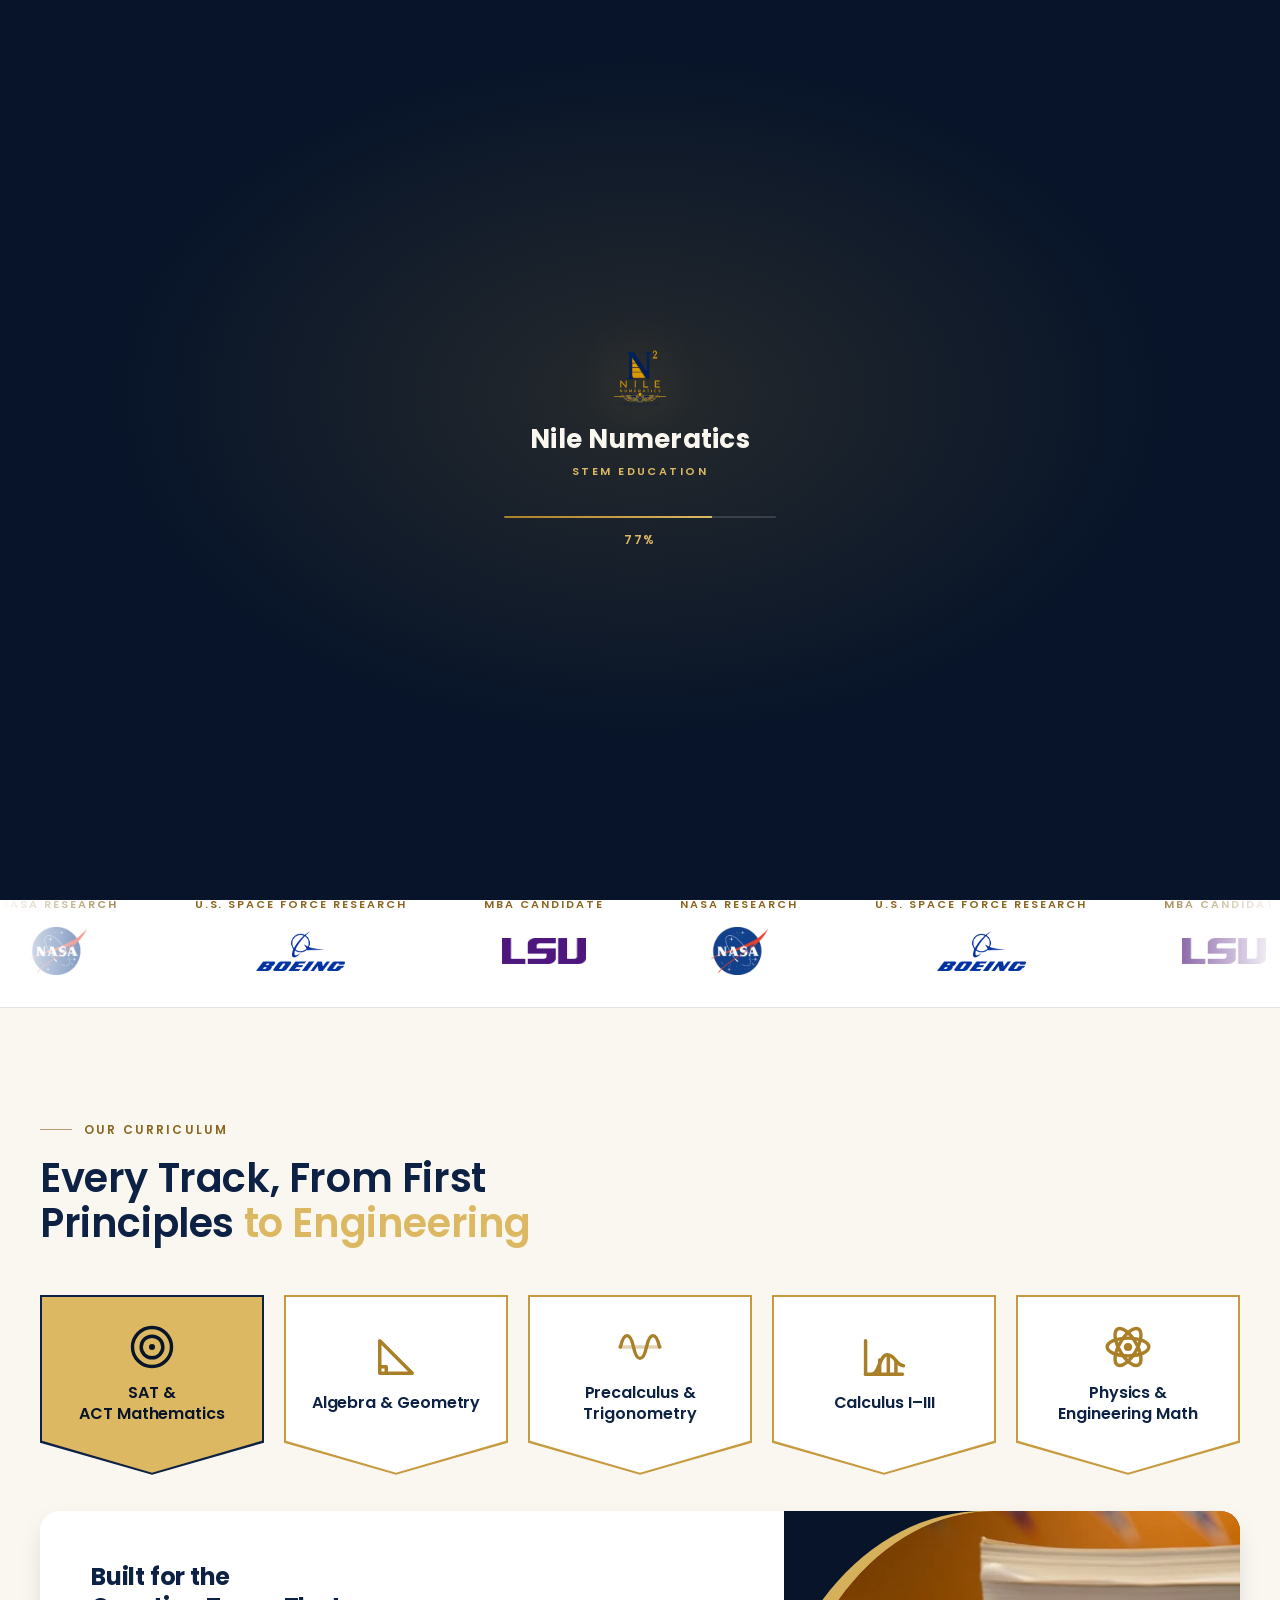
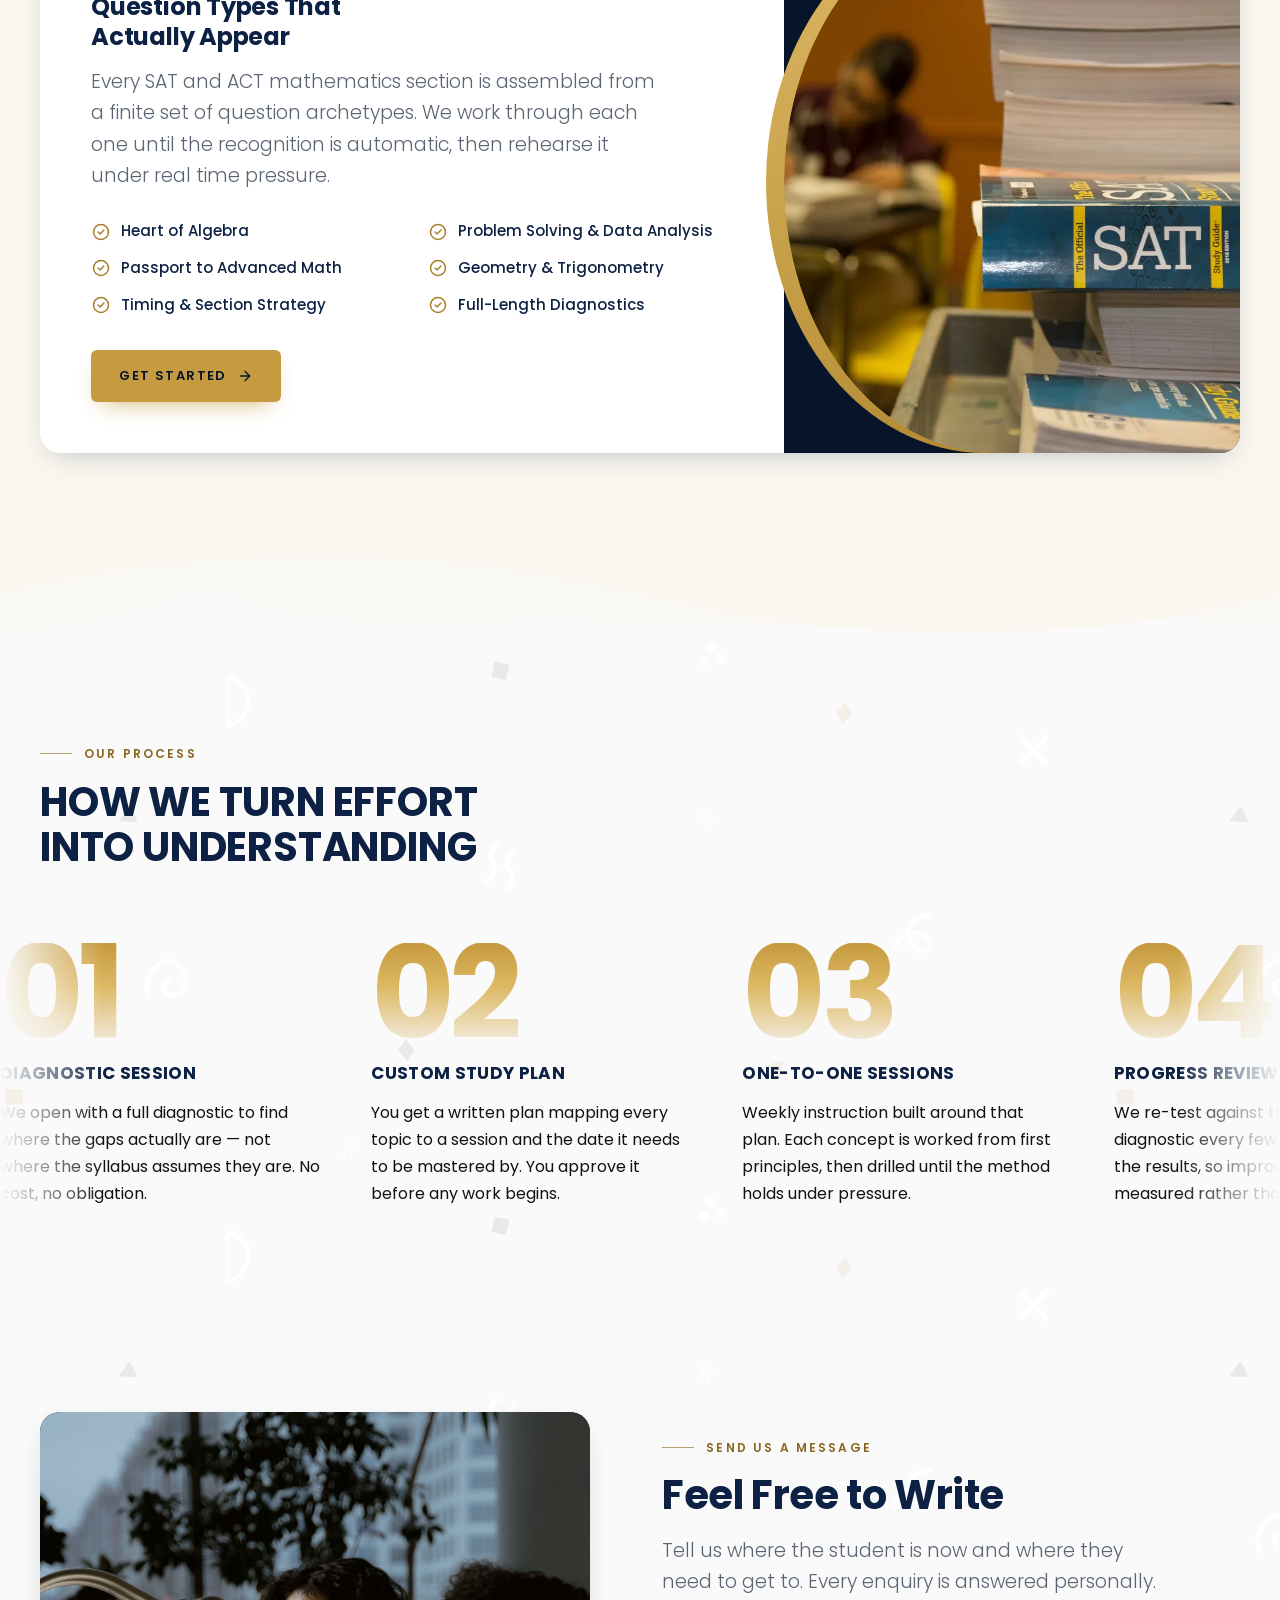
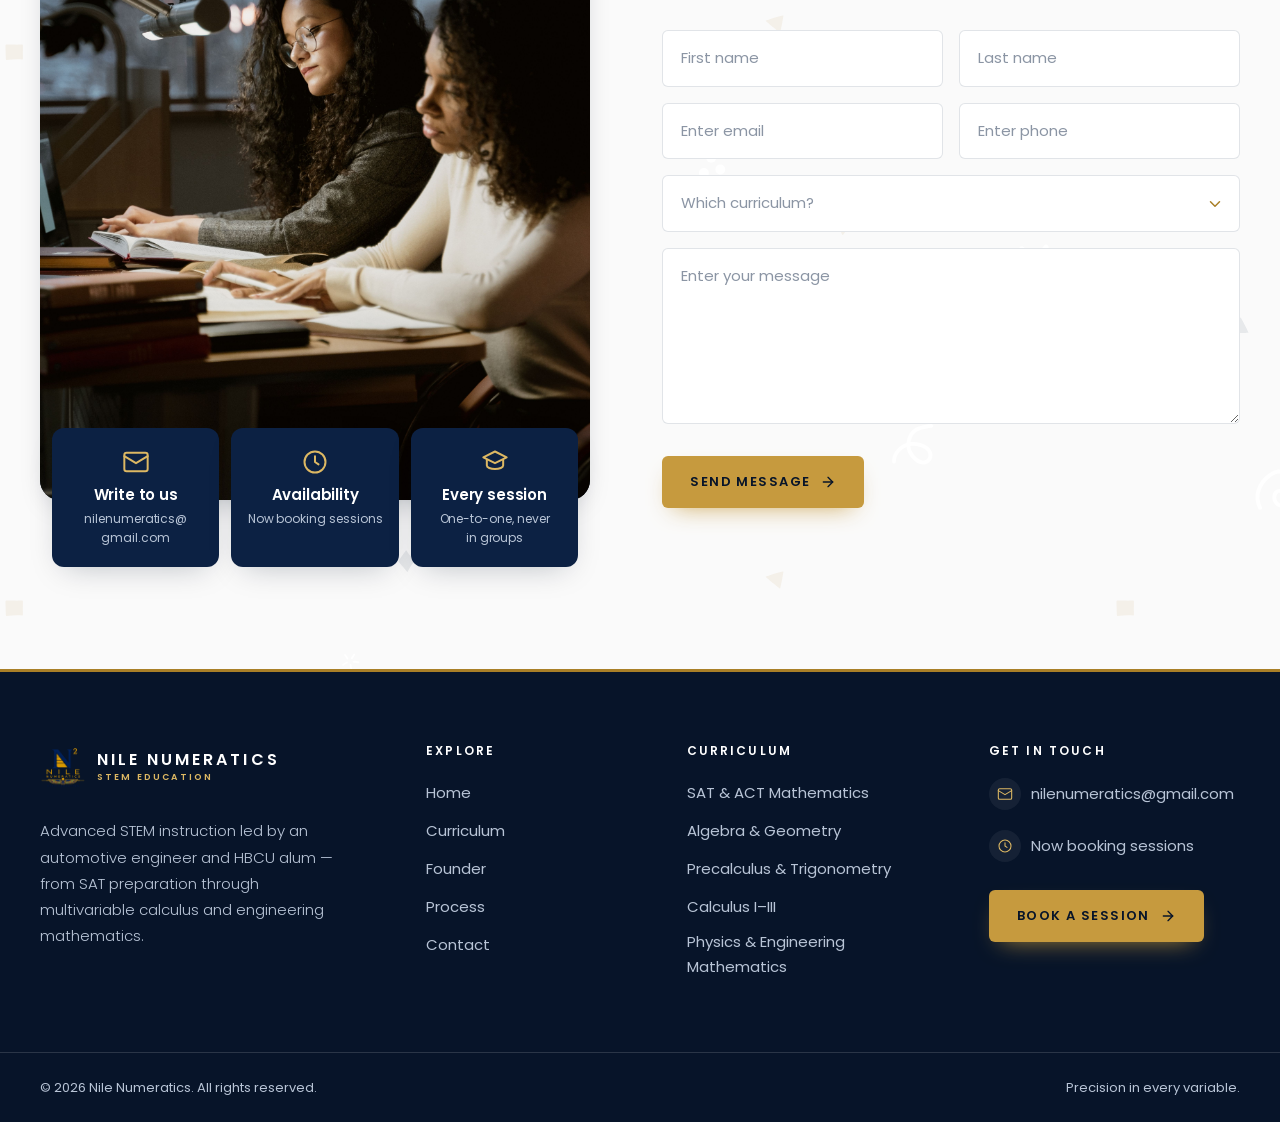
<file: index.html>
<!DOCTYPE html>
<html lang="en">
<head>
  <meta charset="utf-8">
  <meta name="viewport" content="width=device-width, initial-scale=1">
  <title>Nile Numeratics | STEM Education &amp; Advanced Math Tutoring</title>
  <meta name="description" content="Advanced STEM instruction led by an automotive engineer and HBCU alum. One-to-one tutoring from SAT mathematics through multivariable calculus, physics and engineering math.">
  <meta name="theme-color" content="#071429">
  <link rel="canonical" href="https://nilenumeratics.com/">
  <link rel="icon" href="images/logo-nile-numeratics.png" type="image/png">

  <!-- Link previews (Facebook, LinkedIn, iMessage, WhatsApp, Slack, X).
       og:image must be an ABSOLUTE url — a relative path resolves against
       the scraper, not the site, and the preview falls back to whatever
       image the crawler happens to find first. 1200x630 is the ratio all of
       them crop toward. -->
  <meta property="og:type" content="website">
  <meta property="og:site_name" content="Nile Numeratics">
  <meta property="og:url" content="https://nilenumeratics.com/">
  <meta property="og:title" content="Nile Numeratics | STEM Education &amp; Advanced Math Tutoring">
  <meta property="og:description" content="Advanced STEM instruction led by an automotive engineer and HBCU alum. One-to-one tutoring from SAT mathematics through multivariable calculus.">
  <meta property="og:image" content="https://nilenumeratics.com/images/og-nile-numeratics.jpg">
  <meta property="og:image:width" content="1200">
  <meta property="og:image:height" content="630">
  <meta property="og:image:alt" content="Nile Numeratics — STEM Education">

  <meta name="twitter:card" content="summary_large_image">
  <meta name="twitter:title" content="Nile Numeratics | STEM Education &amp; Advanced Math Tutoring">
  <meta name="twitter:description" content="Advanced STEM instruction led by an automotive engineer and HBCU alum. One-to-one tutoring from SAT mathematics through multivariable calculus.">
  <meta name="twitter:image" content="https://nilenumeratics.com/images/og-nile-numeratics.jpg">



  <!-- Self-hosted Poppins. These four weights all paint above the fold, so
       preloading them removes the CSS-parse round trip before the swap. -->
  <link rel="preload" href="fonts/poppins-v24-latin-700.woff2" as="font" type="font/woff2" crossorigin>
  <link rel="preload" href="fonts/poppins-v24-latin-regular.woff2" as="font" type="font/woff2" crossorigin>
  <link rel="preload" href="fonts/poppins-v24-latin-600.woff2" as="font" type="font/woff2" crossorigin>
  <link rel="preload" href="fonts/poppins-v24-latin-300.woff2" as="font" type="font/woff2" crossorigin>

  <!-- Preload the hero portrait: it is the LCP element on this page. -->
  <link rel="preload" as="image" href="images/hero-portrait-m.webp" type="image/webp" media="(max-width: 37.5rem)" fetchpriority="high">
  <link rel="preload" as="image" href="images/hero-portrait.webp" type="image/webp" media="(min-width: 37.5625rem)" fetchpriority="high">

  <!-- Both sheets render above-the-fold content, so both load render-blocking
       and are kept small. Sheets added for below-fold sections later should be
       deferred:  media="print" onload="this.media='all'; this.onload=null;" -->
  <link rel="stylesheet" href="css/global.css">
  <link rel="stylesheet" href="css/styles.css">

  <!-- Preloader gate. This runs before <body> exists, so the curtain is armed
       on the very first frame the browser paints — no flash of a half-built
       hero. Everything the preloader shows is gated behind .is-loading, which
       is set ONLY here: with JavaScript off the class is never added, the
       curtain never displays and the site renders normally. -->
  <!-- Must be synchronous and must stay in <head>: it arms the preloader
       and the reveal styles before the first paint. See boot.js. -->
  <script src="boot.js"></script>

  <!-- The two rules the curtain cannot afford to wait on: the navy fill (so a
       slow stylesheet can never flash white) and the fixed positioning. The
       rest of the preloader lives in css/global.css § 7. -->
  <style>
    html.is-loading { background-color: #071429; }
    html.is-loading body { overflow: hidden; }
    /* 3000 clears the header (1000), the drawer (1002) and the skip link (2000). */
    .preloader { position: fixed; inset: 0; z-index: 3000; background-color: #071429; }
    html:not(.is-loading) .preloader { display: none; }
  </style>
</head>

<body>
  <a class="skip-link" href="#main">Skip to main content</a>

  <!-- ==========================================================
       PRELOADER
       Logo, wordmark and a 0→100% bar driven by real asset loading
       (see the progress block at the bottom of <body>).
       ========================================================== -->
  <!-- role="progressbar" rather than a live region on purpose: a live region
       would re-announce the number on every frame. -->
  <div class="preloader" id="preloader" role="progressbar" aria-label="Loading Nile Numeratics"
       aria-valuemin="0" aria-valuemax="100" aria-valuenow="0">
    <div class="preloader__inner">

      <img class="preloader__logo" src="images/logo-nile-numeratics.png" alt=""
           width="50" height="50" fetchpriority="high">

      <p class="preloader__name">Nile Numeratics</p>
      <p class="preloader__tag">STEM Education</p>

      <div class="preloader__meter">
        <div class="preloader__track">
          <span class="preloader__fill" id="preloader-fill"></span>
        </div>
        <p class="preloader__pct" aria-hidden="true"><span id="preloader-pct">0</span>%</p>
      </div>

    </div>
  </div>

  <!-- ==========================================================
       HEADER
       ========================================================== -->
  <header class="header" id="header">

    <div class="topbar">
      <div class="container topbar__inner">
        <p class="topbar__note">Precision in every variable.</p>
        <div class="topbar__links">
          <span class="topbar__item">
            <svg viewBox="0 0 24 24" fill="none" stroke="currentColor" stroke-width="1.6" aria-hidden="true">
              <rect x="2" y="4" width="20" height="16" rx="2"></rect>
              <path d="m2 7 10 6 10-6"></path>
            </svg>
            <a href="mailto:nilenumeratics@gmail.com">nilenumeratics@gmail.com</a>
          </span>
          <span class="topbar__item">
            <svg viewBox="0 0 24 24" fill="none" stroke="currentColor" stroke-width="1.6" aria-hidden="true">
              <circle cx="12" cy="12" r="9"></circle>
              <path d="M12 7v5l3 2"></path>
            </svg>
            Now booking sessions
          </span>
        </div>
      </div>
    </div>

    <div class="container header__bar">

      <!-- Logo. The 50×50 PNG is a stand-in — swap for an SVG (or a 2x WebP
           inside a <picture>) as soon as a high-resolution file exists. -->
      <a class="logo" href="#hero" aria-label="Nile Numeratics — home">
        <img class="logo__mark" src="images/logo-nile-numeratics.png" alt="" width="50" height="50" decoding="async" fetchpriority="high">
        <span class="logo__text">
          <span class="logo__name">Nile Numeratics</span>
          <span class="logo__tag">STEM Education</span>
        </span>
      </a>

      <button class="nav-toggle" id="nav-toggle" type="button" aria-expanded="false" aria-controls="nav" aria-label="Open menu">
        <span></span><span></span><span></span>
      </button>

      <nav class="nav" id="nav" aria-label="Primary">
        <ul class="nav__list">
          <li><a class="nav__link" href="#hero">Home</a></li>
          <li><a class="nav__link" href="#curriculum">Curriculum</a></li>
          <!-- Submenu of the founder page's sections. The parent stays a real
               link, so it still works without hover, script, or a pointer. -->
          <li class="nav__item nav__item--sub">
            <!-- The label stays a plain link to the founder page; the caret is a
                 separate button that only expands the list. Merging the two would
                 mean a tap could either navigate or expand, and the user cannot
                 tell which they are about to get. -->
            <span class="nav__row">
              <a class="nav__link nav__link--sub" href="founder.html">Founder</a>
              <button class="nav__sub-toggle" type="button"
                      aria-expanded="false" aria-controls="founder-submenu"
                      aria-label="Show founder page sections"><svg class="nav__caret" viewBox="0 0 24 24" fill="none" stroke="currentColor" stroke-width="2.4" stroke-linecap="round" stroke-linejoin="round" aria-hidden="true"><path d="m6 9 6 6 6-6"></path></svg></button>
            </span>
            <ul class="subnav" id="founder-submenu" role="list">
              <li><a class="subnav__link" href="founder.html#founder">The Founder</a></li>
              <li><a class="subnav__link" href="founder.html#mission">Our Mission</a></li>
              <li><a class="subnav__link" href="founder.html#experience">Experience &amp; Education</a></li>
              <li><a class="subnav__link" href="founder.html#research">Research &amp; Leadership</a></li>
              <li><a class="subnav__link" href="founder.html#honors">Honors &amp; Certifications</a></li>
            </ul>
          </li>
          <li><a class="nav__link" href="#process">Process</a></li>
        </ul>
        <div class="nav__cta">
          <a class="btn btn--gold" href="#contact">Book a Session</a>
        </div>
      </nav>

    </div>
  </header>

  <div class="nav-backdrop" id="nav-backdrop" hidden></div>

  <main id="main">

    <!-- ==========================================================
         HERO
         ========================================================== -->
    <section class="hero on-dark" id="hero">
      <!-- Decorative geometry: faint circles, squares and triangles drifting
           on alternating paths. Transform/opacity only, so it stays on the
           compositor and never touches layout. Frozen by the global
           prefers-reduced-motion rule. -->
      <div class="hero__shapes" aria-hidden="true">
        <svg class="shape shape--1 drift-a" viewBox="0 0 100 100" aria-hidden="true"><circle cx="50" cy="50" r="47"/></svg>
        <svg class="shape shape--2 drift-b shape--gold" viewBox="0 0 100 100" aria-hidden="true"><rect x="5" y="5" width="90" height="90" rx="5" transform="rotate(14 50 50)"/></svg>
        <svg class="shape shape--3 drift-a shape--gold" viewBox="0 0 100 100" aria-hidden="true"><polygon points="50,5 95,86 5,86"/></svg>
        <svg class="shape shape--4 drift-b" viewBox="0 0 100 100" aria-hidden="true"><circle cx="50" cy="50" r="47"/></svg>
        <svg class="shape shape--5 drift-a" viewBox="0 0 100 100" aria-hidden="true"><rect x="5" y="5" width="90" height="90" rx="5" transform="rotate(14 50 50)"/></svg>
        <svg class="shape shape--6 drift-b" viewBox="0 0 100 100" aria-hidden="true"><polygon points="50,5 95,86 5,86"/></svg>
        <svg class="shape shape--7 drift-a shape--gold" viewBox="0 0 100 100" aria-hidden="true"><circle cx="50" cy="50" r="47"/></svg>
        <svg class="shape shape--8 drift-b" viewBox="0 0 100 100" aria-hidden="true"><rect x="5" y="5" width="90" height="90" rx="5" transform="rotate(14 50 50)"/></svg>
      </div>

      <span class="hero__ring hero__ring--1" aria-hidden="true"></span>
      <span class="hero__ring hero__ring--2" aria-hidden="true"></span>

      <div class="container hero__grid">

        <div class="hero__copy">
          <p class="kicker rise" style="--delay:.05s">STEM Education &amp; Advanced Mathematics</p>

          <h1 class="hero__title">
            Mastering the Geometry of
            <span class="accent">Modern Engineering</span>
          </h1>

          <p class="hero__lead rise" style="--delay:.15s">
            Advanced STEM instruction led by an automotive engineer and HBCU alum.
            From SAT preparation to multivariable calculus, Nile Numeratics bridges
            classroom theory and real engineering precision.
          </p>

          <div class="hero__actions rise" style="--delay:.25s">
            <a class="btn btn--gold" href="#contact">
              Inquire for Availability
              <svg viewBox="0 0 24 24" fill="none" stroke="currentColor" stroke-width="2" stroke-linecap="round" stroke-linejoin="round" aria-hidden="true">
                <path d="M5 12h14"></path><path d="m12 5 7 7-7 7"></path>
              </svg>
            </a>
            <a class="btn btn--ghost" href="founder.html">Founder Credentials</a>
          </div>

          <p class="hero__note rise" style="--delay:.35s">
            One-to-one sessions · Algebra I through university engineering mathematics
          </p>
        </div>

        <div class="hero__figure rise" style="--delay:.3s">

          <!-- Portrait. Cropped to 5:6 from images/nadia-headshot.png and
               encoded to WebP with a JPEG fallback. Mobile source is served
               below 600px so phones never download the desktop crop. -->
          <div class="hero__media">
            <picture>
              <source media="(max-width: 37.5rem)" srcset="images/hero-portrait-m.webp" type="image/webp">
              <source media="(max-width: 37.5rem)" srcset="images/hero-portrait-m.jpg"  type="image/jpeg">
              <source srcset="images/hero-portrait.webp" type="image/webp">
              <img src="images/hero-portrait.jpg"
                   alt="Nadia, founder of Nile Numeratics"
                   width="730" height="876"
                   decoding="async" fetchpriority="high">
            </picture>
          </div>

          <div class="hero__card hero__card--1">
            <span class="hero__card-icon" aria-hidden="true">
              <svg viewBox="0 0 24 24" fill="none" stroke="currentColor" stroke-width="1.7" stroke-linecap="round" stroke-linejoin="round">
                <path d="M12 3 2 8l10 5 10-5-10-5Z"></path>
                <path d="M5 10v5c0 1.7 3.1 3 7 3s7-1.3 7-3v-5"></path>
              </svg>
            </span>
            <span class="hero__card-text">
              <span class="hero__card-title">1:1 Instruction</span>
              <span class="hero__card-sub">Built around each student</span>
            </span>
          </div>

          <div class="hero__card hero__card--2">
            <span class="hero__card-icon" aria-hidden="true">
              <svg viewBox="0 0 24 24" fill="none" stroke="currentColor" stroke-width="1.7" stroke-linecap="round" stroke-linejoin="round">
                <path d="M4 20 20 4"></path><path d="M4 14h6"></path>
                <path d="M14 4h6v6"></path><path d="M4 20h4"></path>
              </svg>
            </span>
            <span class="hero__card-text">
              <span class="hero__card-title">SAT &rarr; Multivariable</span>
              <span class="hero__card-sub">Full mathematics spectrum</span>
            </span>
          </div>

        </div>
      </div>

      <!-- Credential marquee. The second track is an exact copy shifted one
           width along, which is what makes the loop seamless; it is hidden
           from assistive tech so the list is only announced once. -->
      <div class="hero__credentials">
        <div class="marquee" role="group" aria-label="Founder credentials">
            <ul class="marquee__track">
              <li class="logo-card logo-card--nasa">
                <span class="logo-card__label">NASA Research</span>
                <picture>
                  <source srcset="images/company_logos/nasa.webp" type="image/webp">
                  <img src="images/company_logos/nasa.png" alt="NASA"
                       width="142" height="120" decoding="async">
                </picture>
              </li>
              <li class="logo-card logo-card--boeing">
                <span class="logo-card__label">U.S. Space Force Research</span>
                <picture>
                  <source srcset="images/company_logos/boeing.webp" type="image/webp">
                  <img src="images/company_logos/boeing.png" alt="Boeing"
                       width="267" height="120" decoding="async">
                </picture>
              </li>
              <li class="logo-card logo-card--lsu">
                <span class="logo-card__label">MBA Candidate</span>
                <picture>
                  <source srcset="images/company_logos/lsu.webp" type="image/webp">
                  <img src="images/company_logos/lsu.png" alt="Louisiana State University"
                       width="386" height="120" decoding="async">
                </picture>
              </li>
              <li class="logo-card logo-card--nasa">
                <span class="logo-card__label">NASA Research</span>
                <picture>
                  <source srcset="images/company_logos/nasa.webp" type="image/webp">
                  <img src="images/company_logos/nasa.png" alt=""
                       width="142" height="120" decoding="async">
                </picture>
              </li>
              <li class="logo-card logo-card--boeing">
                <span class="logo-card__label">U.S. Space Force Research</span>
                <picture>
                  <source srcset="images/company_logos/boeing.webp" type="image/webp">
                  <img src="images/company_logos/boeing.png" alt=""
                       width="267" height="120" decoding="async">
                </picture>
              </li>
              <li class="logo-card logo-card--lsu">
                <span class="logo-card__label">MBA Candidate</span>
                <picture>
                  <source srcset="images/company_logos/lsu.webp" type="image/webp">
                  <img src="images/company_logos/lsu.png" alt=""
                       width="386" height="120" decoding="async">
                </picture>
              </li>
            </ul>
            <ul class="marquee__track" aria-hidden="true">
              <li class="logo-card logo-card--nasa">
                <span class="logo-card__label">NASA Research</span>
                <picture>
                  <source srcset="images/company_logos/nasa.webp" type="image/webp">
                  <img src="images/company_logos/nasa.png" alt=""
                       width="142" height="120" decoding="async">
                </picture>
              </li>
              <li class="logo-card logo-card--boeing">
                <span class="logo-card__label">Aerospace Engineering</span>
                <picture>
                  <source srcset="images/company_logos/boeing.webp" type="image/webp">
                  <img src="images/company_logos/boeing.png" alt=""
                       width="267" height="120" decoding="async">
                </picture>
              </li>
              <li class="logo-card logo-card--lsu">
                <span class="logo-card__label">MBA Candidate</span>
                <picture>
                  <source srcset="images/company_logos/lsu.webp" type="image/webp">
                  <img src="images/company_logos/lsu.png" alt=""
                       width="386" height="120" decoding="async">
                </picture>
              </li>
              <li class="logo-card logo-card--nasa">
                <span class="logo-card__label">NASA Research</span>
                <picture>
                  <source srcset="images/company_logos/nasa.webp" type="image/webp">
                  <img src="images/company_logos/nasa.png" alt=""
                       width="142" height="120" decoding="async">
                </picture>
              </li>
              <li class="logo-card logo-card--boeing">
                <span class="logo-card__label">U.S. Space Force Research</span>
                <picture>
                  <source srcset="images/company_logos/boeing.webp" type="image/webp">
                  <img src="images/company_logos/boeing.png" alt=""
                       width="267" height="120" decoding="async">
                </picture>
              </li>
              <li class="logo-card logo-card--lsu">
                <span class="logo-card__label">MBA Candidate</span>
                <picture>
                  <source srcset="images/company_logos/lsu.webp" type="image/webp">
                  <img src="images/company_logos/lsu.png" alt=""
                       width="386" height="120" decoding="async">
                </picture>
              </li>
            </ul>
        </div>
      </div>

    </section>

    <!-- ==========================================================
         CURRICULUM
         A tablist: one card per track, one panel each. The cards carry the
         real ARIA tab semantics (roving tabindex, arrow-key movement) which
         main.js drives; without JS the first panel simply stays open.
         ========================================================== -->
    <section class="curriculum" id="curriculum">
      <div class="container">

        <p class="kicker">Our Curriculum</p>
        <h2 class="curriculum__title">
          Every Track, From First Principles
          <span class="accent">to Engineering</span>
        </h2>

      <div class="tracks" role="tablist" aria-label="Curriculum tracks">
        <button class="track is-active" type="button" role="tab"
                id="tab-sat" aria-controls="panel-sat" aria-selected="true" tabindex="0">
          <span class="track__face">
            <span class="track__icon" aria-hidden="true">
              <svg viewBox="0 0 24 24" fill="none" stroke="currentColor" stroke-width="1.6" stroke-linecap="round" stroke-linejoin="round"><circle cx="12" cy="12" r="9"></circle><circle cx="12" cy="12" r="5"></circle><circle cx="12" cy="12" r="1.4" fill="currentColor" stroke="none"></circle></svg>
            </span>
            <span class="track__name">SAT &amp; ACT Mathematics</span>
          </span>
        </button>
        <button class="track" type="button" role="tab"
                id="tab-algebra" aria-controls="panel-algebra" aria-selected="false" tabindex="-1">
          <span class="track__face">
            <span class="track__icon" aria-hidden="true">
              <svg viewBox="0 0 24 24" fill="none" stroke="currentColor" stroke-width="1.6" stroke-linecap="round" stroke-linejoin="round"><path d="M4.5 19.5h15L4.5 4.5Z"></path><path d="M4.5 16.5h3v3"></path></svg>
            </span>
            <span class="track__name">Algebra &amp; Geometry</span>
          </span>
        </button>
        <button class="track" type="button" role="tab"
                id="tab-precalculus" aria-controls="panel-precalculus" aria-selected="false" tabindex="-1">
          <span class="track__face">
            <span class="track__icon" aria-hidden="true">
              <svg viewBox="0 0 24 24" fill="none" stroke="currentColor" stroke-width="1.6" stroke-linecap="round" stroke-linejoin="round"><path d="M2.5 12h19" stroke-opacity=".35"></path><path d="M3 12c1.5-7 4.5-7 6 0s4.5 7 6 0 4.5-7 6 0"></path></svg>
            </span>
            <span class="track__name">Precalculus &amp; Trigonometry</span>
          </span>
        </button>
        <button class="track" type="button" role="tab"
                id="tab-calculus" aria-controls="panel-calculus" aria-selected="false" tabindex="-1">
          <span class="track__face">
            <span class="track__icon" aria-hidden="true">
              <svg viewBox="0 0 24 24" fill="none" stroke="currentColor" stroke-width="1.6" stroke-linecap="round" stroke-linejoin="round"><path d="M3.5 20h17"></path><path d="M3.5 20V4.5"></path><path d="M6.5 20c3.2 0 3.4-9 7-9s4.2 5 7.5 5"></path><path d="M10 20v-6.6"></path><path d="M14 20v-8.2"></path><path d="M17.5 20v-6"></path></svg>
            </span>
            <span class="track__name">Calculus I&ndash;III</span>
          </span>
        </button>
        <button class="track" type="button" role="tab"
                id="tab-physics" aria-controls="panel-physics" aria-selected="false" tabindex="-1">
          <span class="track__face">
            <span class="track__icon" aria-hidden="true">
              <svg viewBox="0 0 24 24" fill="none" stroke="currentColor" stroke-width="1.6" stroke-linecap="round" stroke-linejoin="round"><circle cx="12" cy="12" r="1.9" fill="currentColor" stroke="none"></circle><ellipse cx="12" cy="12" rx="9.6" ry="4.1"></ellipse><ellipse cx="12" cy="12" rx="9.6" ry="4.1" transform="rotate(60 12 12)"></ellipse><ellipse cx="12" cy="12" rx="9.6" ry="4.1" transform="rotate(120 12 12)"></ellipse></svg>
            </span>
            <span class="track__name">Physics &amp; Engineering Math</span>
          </span>
        </button>
      </div>

      <div class="plate" id="panel-sat" role="tabpanel" aria-labelledby="tab-sat" tabindex="0">
        <div class="plate__body">
          <h3 class="plate__title">Built for the Question Types That Actually Appear</h3>
          <p class="plate__lead">Every SAT and ACT mathematics section is assembled from a finite set of question archetypes. We work through each one until the recognition is automatic, then rehearse it under real time pressure.</p>
          <ul class="plate__list">
            <li><svg viewBox="0 0 24 24" fill="none" stroke="currentColor" stroke-width="1.8" stroke-linecap="round" stroke-linejoin="round" aria-hidden="true"><circle cx="12" cy="12" r="9"></circle><path d="m8.5 12 2.4 2.4 4.6-4.8"></path></svg><span>Heart of Algebra</span></li>
            <li><svg viewBox="0 0 24 24" fill="none" stroke="currentColor" stroke-width="1.8" stroke-linecap="round" stroke-linejoin="round" aria-hidden="true"><circle cx="12" cy="12" r="9"></circle><path d="m8.5 12 2.4 2.4 4.6-4.8"></path></svg><span>Problem Solving &amp; Data Analysis</span></li>
            <li><svg viewBox="0 0 24 24" fill="none" stroke="currentColor" stroke-width="1.8" stroke-linecap="round" stroke-linejoin="round" aria-hidden="true"><circle cx="12" cy="12" r="9"></circle><path d="m8.5 12 2.4 2.4 4.6-4.8"></path></svg><span>Passport to Advanced Math</span></li>
            <li><svg viewBox="0 0 24 24" fill="none" stroke="currentColor" stroke-width="1.8" stroke-linecap="round" stroke-linejoin="round" aria-hidden="true"><circle cx="12" cy="12" r="9"></circle><path d="m8.5 12 2.4 2.4 4.6-4.8"></path></svg><span>Geometry &amp; Trigonometry</span></li>
            <li><svg viewBox="0 0 24 24" fill="none" stroke="currentColor" stroke-width="1.8" stroke-linecap="round" stroke-linejoin="round" aria-hidden="true"><circle cx="12" cy="12" r="9"></circle><path d="m8.5 12 2.4 2.4 4.6-4.8"></path></svg><span>Timing &amp; Section Strategy</span></li>
            <li><svg viewBox="0 0 24 24" fill="none" stroke="currentColor" stroke-width="1.8" stroke-linecap="round" stroke-linejoin="round" aria-hidden="true"><circle cx="12" cy="12" r="9"></circle><path d="m8.5 12 2.4 2.4 4.6-4.8"></path></svg><span>Full-Length Diagnostics</span></li>
          </ul>
          <a class="btn btn--gold plate__cta" href="#contact">
            Get Started
            <svg viewBox="0 0 24 24" fill="none" stroke="currentColor" stroke-width="2" stroke-linecap="round" stroke-linejoin="round" aria-hidden="true">
              <path d="M5 12h14"></path><path d="m12 5 7 7-7 7"></path>
            </svg>
          </a>
        </div>

        <div class="plate__media">
          <picture>
            <source srcset="images/curriculum/sat-act.webp" type="image/webp">
            <img src="images/curriculum/sat-act.jpg" alt="A stack of SAT preparation books on a desk, with students studying in the background"
                 width="1350" height="900" loading="lazy" decoding="async">
          </picture>
        </div>
      </div>

      <div class="plate" id="panel-algebra" role="tabpanel" aria-labelledby="tab-algebra" tabindex="0" hidden>
        <div class="plate__body">
          <h3 class="plate__title">The Foundation Every Later Course Rests On</h3>
          <p class="plate__lead">Most difficulty in calculus traces back to an unfinished idea in algebra. This track closes those gaps first, so the harder material has something solid to stand on.</p>
          <ul class="plate__list">
            <li><svg viewBox="0 0 24 24" fill="none" stroke="currentColor" stroke-width="1.8" stroke-linecap="round" stroke-linejoin="round" aria-hidden="true"><circle cx="12" cy="12" r="9"></circle><path d="m8.5 12 2.4 2.4 4.6-4.8"></path></svg><span>Linear Equations &amp; Inequalities</span></li>
            <li><svg viewBox="0 0 24 24" fill="none" stroke="currentColor" stroke-width="1.8" stroke-linecap="round" stroke-linejoin="round" aria-hidden="true"><circle cx="12" cy="12" r="9"></circle><path d="m8.5 12 2.4 2.4 4.6-4.8"></path></svg><span>Quadratics &amp; Factoring</span></li>
            <li><svg viewBox="0 0 24 24" fill="none" stroke="currentColor" stroke-width="1.8" stroke-linecap="round" stroke-linejoin="round" aria-hidden="true"><circle cx="12" cy="12" r="9"></circle><path d="m8.5 12 2.4 2.4 4.6-4.8"></path></svg><span>Functions &amp; Transformations</span></li>
            <li><svg viewBox="0 0 24 24" fill="none" stroke="currentColor" stroke-width="1.8" stroke-linecap="round" stroke-linejoin="round" aria-hidden="true"><circle cx="12" cy="12" r="9"></circle><path d="m8.5 12 2.4 2.4 4.6-4.8"></path></svg><span>Coordinate Geometry</span></li>
            <li><svg viewBox="0 0 24 24" fill="none" stroke="currentColor" stroke-width="1.8" stroke-linecap="round" stroke-linejoin="round" aria-hidden="true"><circle cx="12" cy="12" r="9"></circle><path d="m8.5 12 2.4 2.4 4.6-4.8"></path></svg><span>Proof &amp; Logical Reasoning</span></li>
            <li><svg viewBox="0 0 24 24" fill="none" stroke="currentColor" stroke-width="1.8" stroke-linecap="round" stroke-linejoin="round" aria-hidden="true"><circle cx="12" cy="12" r="9"></circle><path d="m8.5 12 2.4 2.4 4.6-4.8"></path></svg><span>Systems of Equations</span></li>
          </ul>
          <a class="btn btn--gold plate__cta" href="#contact">
            Get Started
            <svg viewBox="0 0 24 24" fill="none" stroke="currentColor" stroke-width="2" stroke-linecap="round" stroke-linejoin="round" aria-hidden="true">
              <path d="M5 12h14"></path><path d="m12 5 7 7-7 7"></path>
            </svg>
          </a>
        </div>

        <div class="plate__media">
          <picture>
            <source srcset="images/curriculum/algebra-geometry.webp" type="image/webp">
            <img src="images/curriculum/algebra-geometry.jpg" alt="A scientific calculator resting on an open workbook of geometry diagrams and worked answers"
                 width="1350" height="900" loading="lazy" decoding="async">
          </picture>
        </div>
      </div>

      <div class="plate" id="panel-precalculus" role="tabpanel" aria-labelledby="tab-precalculus" tabindex="0" hidden>
        <div class="plate__body">
          <h3 class="plate__title">The Bridge Into Calculus</h3>
          <p class="plate__lead">Precalculus is where students first meet the language calculus is written in. We build fluency with the unit circle and the core function families until both are second nature.</p>
          <ul class="plate__list">
            <li><svg viewBox="0 0 24 24" fill="none" stroke="currentColor" stroke-width="1.8" stroke-linecap="round" stroke-linejoin="round" aria-hidden="true"><circle cx="12" cy="12" r="9"></circle><path d="m8.5 12 2.4 2.4 4.6-4.8"></path></svg><span>Unit Circle Fluency</span></li>
            <li><svg viewBox="0 0 24 24" fill="none" stroke="currentColor" stroke-width="1.8" stroke-linecap="round" stroke-linejoin="round" aria-hidden="true"><circle cx="12" cy="12" r="9"></circle><path d="m8.5 12 2.4 2.4 4.6-4.8"></path></svg><span>Trigonometric Identities</span></li>
            <li><svg viewBox="0 0 24 24" fill="none" stroke="currentColor" stroke-width="1.8" stroke-linecap="round" stroke-linejoin="round" aria-hidden="true"><circle cx="12" cy="12" r="9"></circle><path d="m8.5 12 2.4 2.4 4.6-4.8"></path></svg><span>Exponentials &amp; Logarithms</span></li>
            <li><svg viewBox="0 0 24 24" fill="none" stroke="currentColor" stroke-width="1.8" stroke-linecap="round" stroke-linejoin="round" aria-hidden="true"><circle cx="12" cy="12" r="9"></circle><path d="m8.5 12 2.4 2.4 4.6-4.8"></path></svg><span>Polynomial &amp; Rational Functions</span></li>
            <li><svg viewBox="0 0 24 24" fill="none" stroke="currentColor" stroke-width="1.8" stroke-linecap="round" stroke-linejoin="round" aria-hidden="true"><circle cx="12" cy="12" r="9"></circle><path d="m8.5 12 2.4 2.4 4.6-4.8"></path></svg><span>Vectors &amp; Polar Coordinates</span></li>
            <li><svg viewBox="0 0 24 24" fill="none" stroke="currentColor" stroke-width="1.8" stroke-linecap="round" stroke-linejoin="round" aria-hidden="true"><circle cx="12" cy="12" r="9"></circle><path d="m8.5 12 2.4 2.4 4.6-4.8"></path></svg><span>Sequences &amp; Series</span></li>
          </ul>
          <a class="btn btn--gold plate__cta" href="#contact">
            Get Started
            <svg viewBox="0 0 24 24" fill="none" stroke="currentColor" stroke-width="2" stroke-linecap="round" stroke-linejoin="round" aria-hidden="true">
              <path d="M5 12h14"></path><path d="m12 5 7 7-7 7"></path>
            </svg>
          </a>
        </div>

        <div class="plate__media">
          <picture>
            <source srcset="images/curriculum/precalculus-trig.webp" type="image/webp">
            <img src="images/curriculum/precalculus-trig.jpg" alt="A hand-drawn vector diagram with labelled angles and axes on graph paper"
                 width="1350" height="900" loading="lazy" decoding="async">
          </picture>
        </div>
      </div>

      <div class="plate" id="panel-calculus" role="tabpanel" aria-labelledby="tab-calculus" tabindex="0" hidden>
        <div class="plate__body">
          <h3 class="plate__title">From the First Derivative to Multivariable</h3>
          <p class="plate__lead">The full sequence, taught the way it is actually used in engineering &mdash; the mechanics of differentiation and integration alongside the reason each theorem exists at all.</p>
          <ul class="plate__list">
            <li><svg viewBox="0 0 24 24" fill="none" stroke="currentColor" stroke-width="1.8" stroke-linecap="round" stroke-linejoin="round" aria-hidden="true"><circle cx="12" cy="12" r="9"></circle><path d="m8.5 12 2.4 2.4 4.6-4.8"></path></svg><span>Limits &amp; Continuity</span></li>
            <li><svg viewBox="0 0 24 24" fill="none" stroke="currentColor" stroke-width="1.8" stroke-linecap="round" stroke-linejoin="round" aria-hidden="true"><circle cx="12" cy="12" r="9"></circle><path d="m8.5 12 2.4 2.4 4.6-4.8"></path></svg><span>Differentiation Techniques</span></li>
            <li><svg viewBox="0 0 24 24" fill="none" stroke="currentColor" stroke-width="1.8" stroke-linecap="round" stroke-linejoin="round" aria-hidden="true"><circle cx="12" cy="12" r="9"></circle><path d="m8.5 12 2.4 2.4 4.6-4.8"></path></svg><span>Applications of the Derivative</span></li>
            <li><svg viewBox="0 0 24 24" fill="none" stroke="currentColor" stroke-width="1.8" stroke-linecap="round" stroke-linejoin="round" aria-hidden="true"><circle cx="12" cy="12" r="9"></circle><path d="m8.5 12 2.4 2.4 4.6-4.8"></path></svg><span>Integration &amp; the FTC</span></li>
            <li><svg viewBox="0 0 24 24" fill="none" stroke="currentColor" stroke-width="1.8" stroke-linecap="round" stroke-linejoin="round" aria-hidden="true"><circle cx="12" cy="12" r="9"></circle><path d="m8.5 12 2.4 2.4 4.6-4.8"></path></svg><span>Partial Derivatives</span></li>
            <li><svg viewBox="0 0 24 24" fill="none" stroke="currentColor" stroke-width="1.8" stroke-linecap="round" stroke-linejoin="round" aria-hidden="true"><circle cx="12" cy="12" r="9"></circle><path d="m8.5 12 2.4 2.4 4.6-4.8"></path></svg><span>Vector Calculus</span></li>
          </ul>
          <a class="btn btn--gold plate__cta" href="#contact">
            Get Started
            <svg viewBox="0 0 24 24" fill="none" stroke="currentColor" stroke-width="2" stroke-linecap="round" stroke-linejoin="round" aria-hidden="true">
              <path d="M5 12h14"></path><path d="m12 5 7 7-7 7"></path>
            </svg>
          </a>
        </div>

        <div class="plate__media">
          <picture>
            <source srcset="images/curriculum/calculus.webp" type="image/webp">
            <img src="images/curriculum/calculus.jpg" alt="An open calculus workbook filled with worked integration formulas, a pen resting on the page"
                 width="900" height="1200" loading="lazy" decoding="async">
          </picture>
        </div>
      </div>

      <div class="plate" id="panel-physics" role="tabpanel" aria-labelledby="tab-physics" tabindex="0" hidden>
        <div class="plate__body">
          <h3 class="plate__title">Where the Mathematics Meets the Machine</h3>
          <p class="plate__lead">The coursework an engineering degree is built on, taught by someone who has applied it professionally &mdash; from free-body diagrams to the differential equations behind real systems.</p>
          <ul class="plate__list">
            <li><svg viewBox="0 0 24 24" fill="none" stroke="currentColor" stroke-width="1.8" stroke-linecap="round" stroke-linejoin="round" aria-hidden="true"><circle cx="12" cy="12" r="9"></circle><path d="m8.5 12 2.4 2.4 4.6-4.8"></path></svg><span>Kinematics &amp; Newtonian Mechanics</span></li>
            <li><svg viewBox="0 0 24 24" fill="none" stroke="currentColor" stroke-width="1.8" stroke-linecap="round" stroke-linejoin="round" aria-hidden="true"><circle cx="12" cy="12" r="9"></circle><path d="m8.5 12 2.4 2.4 4.6-4.8"></path></svg><span>Statics &amp; Free-Body Diagrams</span></li>
            <li><svg viewBox="0 0 24 24" fill="none" stroke="currentColor" stroke-width="1.8" stroke-linecap="round" stroke-linejoin="round" aria-hidden="true"><circle cx="12" cy="12" r="9"></circle><path d="m8.5 12 2.4 2.4 4.6-4.8"></path></svg><span>Work, Energy &amp; Momentum</span></li>
            <li><svg viewBox="0 0 24 24" fill="none" stroke="currentColor" stroke-width="1.8" stroke-linecap="round" stroke-linejoin="round" aria-hidden="true"><circle cx="12" cy="12" r="9"></circle><path d="m8.5 12 2.4 2.4 4.6-4.8"></path></svg><span>Differential Equations</span></li>
            <li><svg viewBox="0 0 24 24" fill="none" stroke="currentColor" stroke-width="1.8" stroke-linecap="round" stroke-linejoin="round" aria-hidden="true"><circle cx="12" cy="12" r="9"></circle><path d="m8.5 12 2.4 2.4 4.6-4.8"></path></svg><span>Linear Algebra for Engineers</span></li>
            <li><svg viewBox="0 0 24 24" fill="none" stroke="currentColor" stroke-width="1.8" stroke-linecap="round" stroke-linejoin="round" aria-hidden="true"><circle cx="12" cy="12" r="9"></circle><path d="m8.5 12 2.4 2.4 4.6-4.8"></path></svg><span>Engineering Problem Framing</span></li>
          </ul>
          <a class="btn btn--gold plate__cta" href="#contact">
            Get Started
            <svg viewBox="0 0 24 24" fill="none" stroke="currentColor" stroke-width="2" stroke-linecap="round" stroke-linejoin="round" aria-hidden="true">
              <path d="M5 12h14"></path><path d="m12 5 7 7-7 7"></path>
            </svg>
          </a>
        </div>

        <div class="plate__media">
          <picture>
            <source srcset="images/curriculum/physics-engineering.webp" type="image/webp">
            <img src="images/curriculum/physics-engineering.jpg" alt="A drafting compass and set square lying on a velocity-against-time graph"
                 width="900" height="1350" loading="lazy" decoding="async">
          </picture>
        </div>
      </div>

      </div>
    </section>

    <!-- ==========================================================
         PATTERNED BAND
         Holds the process and contact sections. The scattered-marks
         background lives on this wrapper, not on either section, so the two
         read as one continuous surface — putting it on each separately would
         restart the tiling at their boundary and show a seam.
         ========================================================== -->
    <div class="patterned">

      <!-- ==========================================================
           PROCESS
           An endless right-to-left track. The second <ol> is an exact copy of
           the first offset one width along — that duplicate is what makes the
           loop seamless — and is hidden from assistive tech so the four steps
           are only announced once.
           ========================================================== -->
      <section class="process" id="process">

        <div class="container">
          <p class="kicker">Our Process</p>
          <h2 class="process__title">How We Turn Effort Into Understanding</h2>
        </div>

        <div class="process__marquee" role="group" aria-label="Our four-step process">
          <ol class="process__track" role="list">
            <li class="step">
              <span class="step__num" aria-hidden="true">01</span>
              <h3 class="step__title">Diagnostic Session</h3>
              <p class="step__text">We open with a full diagnostic to find where the gaps actually are &mdash; not where the syllabus assumes they are. No cost, no obligation.</p>
            </li>
            <li class="step">
              <span class="step__num" aria-hidden="true">02</span>
              <h3 class="step__title">Custom Study Plan</h3>
              <p class="step__text">You get a written plan mapping every topic to a session and the date it needs to be mastered by. You approve it before any work begins.</p>
            </li>
            <li class="step">
              <span class="step__num" aria-hidden="true">03</span>
              <h3 class="step__title">One-to-One Sessions</h3>
              <p class="step__text">Weekly instruction built around that plan. Each concept is worked from first principles, then drilled until the method holds under pressure.</p>
            </li>
            <li class="step">
              <span class="step__num" aria-hidden="true">04</span>
              <h3 class="step__title">Progress Review</h3>
              <p class="step__text">We re-test against the original diagnostic every few weeks and share the results, so improvement is measured rather than assumed.</p>
            </li>
          </ol>
          <ol class="process__track" role="list" aria-hidden="true">
            <li class="step">
              <span class="step__num" aria-hidden="true">01</span>
              <h3 class="step__title">Diagnostic Session</h3>
              <p class="step__text">We open with a full diagnostic to find where the gaps actually are &mdash; not where the syllabus assumes they are. No cost, no obligation.</p>
            </li>
            <li class="step">
              <span class="step__num" aria-hidden="true">02</span>
              <h3 class="step__title">Custom Study Plan</h3>
              <p class="step__text">You get a written plan mapping every topic to a session and the date it needs to be mastered by. You approve it before any work begins.</p>
            </li>
            <li class="step">
              <span class="step__num" aria-hidden="true">03</span>
              <h3 class="step__title">One-to-One Sessions</h3>
              <p class="step__text">Weekly instruction built around that plan. Each concept is worked from first principles, then drilled until the method holds under pressure.</p>
            </li>
            <li class="step">
              <span class="step__num" aria-hidden="true">04</span>
              <h3 class="step__title">Progress Review</h3>
              <p class="step__text">We re-test against the original diagnostic every few weeks and share the results, so improvement is measured rather than assumed.</p>
            </li>
          </ol>
        </div>

      </section>

      <!-- ==========================================================
           CONTACT
           Labels are present on every control and only visually hidden —
           the reference relies on placeholders alone, which vanish on typing
           and are read inconsistently by screen readers.
           ========================================================== -->
      <section class="contact" id="contact">
        <div class="container contact__grid" data-sticky-group>

          <div class="contact__media">
            <!-- Placeholder artwork. Swap this <img> for the real photograph;
                 the frame is a fixed 4:5 so the layout will not shift. -->
            <div class="contact__photo">
              <img src="images/contact-img.jpg" alt=""
                   width="800" height="1000" loading="lazy" decoding="async">
            </div>

            <ul class="contact__cards" role="list">
              <li class="info-card">
                <span class="info-card__icon" aria-hidden="true"><svg viewBox="0 0 24 24" fill="none" stroke="currentColor" stroke-width="1.7" stroke-linecap="round" stroke-linejoin="round" aria-hidden="true"><rect x="2" y="4" width="20" height="16" rx="2"></rect><path d="m2 7 10 6 10-6"></path></svg></span>
                <h3 class="info-card__title">Write to us</h3>
                <p class="info-card__line">
                  <!-- <wbr> offers the line breaker a sensible place to split
                       the address, so a narrow card wraps it after the @
                       rather than mid-domain. -->
                  <a href="mailto:nilenumeratics@gmail.com">nilenumeratics@<wbr>gmail.com</a>
                </p>
              </li>
              <li class="info-card">
                <span class="info-card__icon" aria-hidden="true"><svg viewBox="0 0 24 24" fill="none" stroke="currentColor" stroke-width="1.7" stroke-linecap="round" stroke-linejoin="round" aria-hidden="true"><circle cx="12" cy="12" r="9"></circle><path d="M12 7v5l3 2"></path></svg></span>
                <h3 class="info-card__title">Availability</h3>
                <p class="info-card__line">Now booking sessions</p>
              </li>
              <li class="info-card">
                <span class="info-card__icon" aria-hidden="true"><svg viewBox="0 0 24 24" fill="none" stroke="currentColor" stroke-width="1.7" stroke-linecap="round" stroke-linejoin="round" aria-hidden="true"><path d="M12 3 2 8l10 5 10-5-10-5Z"></path><path d="M5 10v5c0 1.7 3.1 3 7 3s7-1.3 7-3v-5"></path></svg></span>
                <h3 class="info-card__title">Every session</h3>
                <p class="info-card__line">One-to-one, never in groups</p>
              </li>
            </ul>
          </div>

          <div class="contact__panel">
            <p class="kicker">Send Us a Message</p>
            <h2 class="contact__title">Feel Free to Write</h2>
            <p class="contact__lead">
              Tell us where the student is now and where they need to get to.
              Every enquiry is answered personally.
            </p>

            <!-- NOTE: this form has no endpoint yet. Give the <form> an action
                 (a form service, or your host's form handling) before launch,
                 or submissions will go nowhere. -->
            <form class="form" method="post">
              <div class="form__grid">
            <p class="field">
              <label class="field__label" for="first-name">First name</label>
              <input class="field__input" id="first-name" name="first-name" type="text"
                     placeholder="First name" autocomplete="given-name" required>
            </p>
            <p class="field">
              <label class="field__label" for="last-name">Last name</label>
              <input class="field__input" id="last-name" name="last-name" type="text"
                     placeholder="Last name" autocomplete="family-name" required>
            </p>
            <p class="field">
              <label class="field__label" for="email">Email address</label>
              <input class="field__input" id="email" name="email" type="email"
                     placeholder="Enter email" autocomplete="email" required>
            </p>
            <p class="field">
              <label class="field__label" for="phone">Phone number</label>
              <input class="field__input" id="phone" name="phone" type="tel"
                     placeholder="Enter phone" autocomplete="tel">
            </p>

                <p class="field field--wide">
                  <label class="field__label" for="curriculum">Curriculum of interest</label>
                  <span class="field__select">
                    <select class="field__input" id="curriculum" name="curriculum" required>
                      <option value="" disabled selected>Which curriculum?</option>
                <option value="SAT and ACT Mathematics">SAT &amp; ACT Mathematics</option>
                <option value="Algebra and Geometry">Algebra &amp; Geometry</option>
                <option value="Precalculus and Trigonometry">Precalculus &amp; Trigonometry</option>
                <option value="Calculus I-III">Calculus I&ndash;III</option>
                <option value="Physics and Engineering Mathematics">Physics &amp; Engineering Mathematics</option>
                <option value="Not sure yet - help me choose">Not sure yet &mdash; help me choose</option>
                <option value="General Question">General Question</option>                
                    </select>
                    <svg viewBox="0 0 24 24" fill="none" stroke="currentColor" stroke-width="2"
                         stroke-linecap="round" stroke-linejoin="round" aria-hidden="true">
                      <path d="m6 9 6 6 6-6"></path>
                    </svg>
                  </span>
                </p>

                <p class="field field--wide">
                  <label class="field__label" for="message">Message</label>
                  <textarea class="field__input field__input--area" id="message" name="message"
                            rows="6" placeholder="Enter your message" required></textarea>
                </p>
              </div>

              <button class="btn btn--gold form__submit" type="submit">
                Send Message
                <svg viewBox="0 0 24 24" fill="none" stroke="currentColor" stroke-width="2"
                     stroke-linecap="round" stroke-linejoin="round" aria-hidden="true">
                  <path d="M5 12h14"></path><path d="m12 5 7 7-7 7"></path>
                </svg>
              </button>
            </form>
          </div>

        </div>
      </section>
    </div>

  </main>

  <!-- ==========================================================
       FOOTER
       Site-wide, so every rule for it lives in css/global.css section 8.
       ========================================================== -->
  <footer class="footer on-dark">
    <div class="container footer__grid">

      <div class="footer__brand">
        <a class="logo" href="/" aria-label="Nile Numeratics — home">
          <img class="logo__mark" src="images/logo-nile-numeratics.png" alt=""
               width="50" height="50" loading="lazy" decoding="async">
          <span class="logo__text">
            <span class="logo__name">Nile Numeratics</span>
            <span class="logo__tag">STEM Education</span>
          </span>
        </a>

        <p class="footer__blurb">
          Advanced STEM instruction led by an automotive engineer and HBCU alum
          &mdash; from SAT preparation through multivariable calculus and
          engineering mathematics.
        </p>
      </div>

      <nav class="footer__col" aria-labelledby="footer-explore">
        <h2 class="footer__heading" id="footer-explore">Explore</h2>
        <ul class="footer__list" role="list">
            <li><a class="footer__link" href="#hero">Home</a></li>
            <li><a class="footer__link" href="#curriculum">Curriculum</a></li>
            <li><a class="footer__link" href="founder.html">Founder</a></li>
            <li><a class="footer__link" href="#process">Process</a></li>
            <li><a class="footer__link" href="#contact">Contact</a></li>
        </ul>
      </nav>

      <nav class="footer__col" aria-labelledby="footer-curriculum">
        <h2 class="footer__heading" id="footer-curriculum">Curriculum</h2>
        <ul class="footer__list" role="list">
            <li><a class="footer__link" href="#curriculum" data-track="sat">SAT &amp; ACT Mathematics</a></li>
            <li><a class="footer__link" href="#curriculum" data-track="algebra">Algebra &amp; Geometry</a></li>
            <li><a class="footer__link" href="#curriculum" data-track="precalculus">Precalculus &amp; Trigonometry</a></li>
            <li><a class="footer__link" href="#curriculum" data-track="calculus">Calculus I&ndash;III</a></li>
            <li><a class="footer__link" href="#curriculum" data-track="physics">Physics &amp; Engineering Mathematics</a></li>
        </ul>
      </nav>

      <div class="footer__col">
        <h2 class="footer__heading">Get in touch</h2>

        <p class="footer__contact">
          <span class="footer__contact-icon" aria-hidden="true">
            <svg viewBox="0 0 24 24" fill="none" stroke="currentColor" stroke-width="1.6"
                 stroke-linecap="round" stroke-linejoin="round">
              <rect x="2" y="4" width="20" height="16" rx="2"></rect>
              <path d="m2 7 10 6 10-6"></path>
            </svg>
          </span>
          <a class="footer__link" href="mailto:nilenumeratics@gmail.com">nilenumeratics@<wbr>gmail.com</a>
        </p>

        <p class="footer__contact">
          <span class="footer__contact-icon" aria-hidden="true">
            <svg viewBox="0 0 24 24" fill="none" stroke="currentColor" stroke-width="1.6"
                 stroke-linecap="round" stroke-linejoin="round">
              <circle cx="12" cy="12" r="9"></circle><path d="M12 7v5l3 2"></path>
            </svg>
          </span>
          Now booking sessions
        </p>

        <a class="btn btn--gold footer__cta" href="#contact">
          Book a Session
          <svg viewBox="0 0 24 24" fill="none" stroke="currentColor" stroke-width="2"
               stroke-linecap="round" stroke-linejoin="round" aria-hidden="true">
            <path d="M5 12h14"></path><path d="m12 5 7 7-7 7"></path>
          </svg>
        </a>
      </div>

    </div>

    <div class="footer__bar">
      <div class="container footer__bar-inner">
        <!-- The year is filled in by main.js; the literal below is the
             fallback that shows when the script has not run. -->
        <p class="footer__fine">
          &copy; <span id="footer-year">2026</span> Nile Numeratics. All rights reserved.
        </p>
        <p class="footer__fine footer__fine--motto">Precision in every variable.</p>
      </div>
    </div>
  </footer>

  <!-- ==========================================================
       BACK TO TOP
       Hidden until the page has scrolled a screen or so; main.js toggles
       .is-visible. It is a real <button>, so it is reachable by keyboard
       and announced properly.
       ========================================================== -->
  <button class="to-top" id="to-top" type="button" aria-label="Back to top">
    <svg viewBox="0 0 24 24" fill="none" stroke="currentColor" stroke-width="2.2"
         stroke-linecap="round" stroke-linejoin="round" aria-hidden="true">
      <path d="M12 19V5"></path><path d="m5 12 7-7 7 7"></path>
    </svg>
  </button>


  <script defer src="main.js"></script>
</body>
</html>
</file>
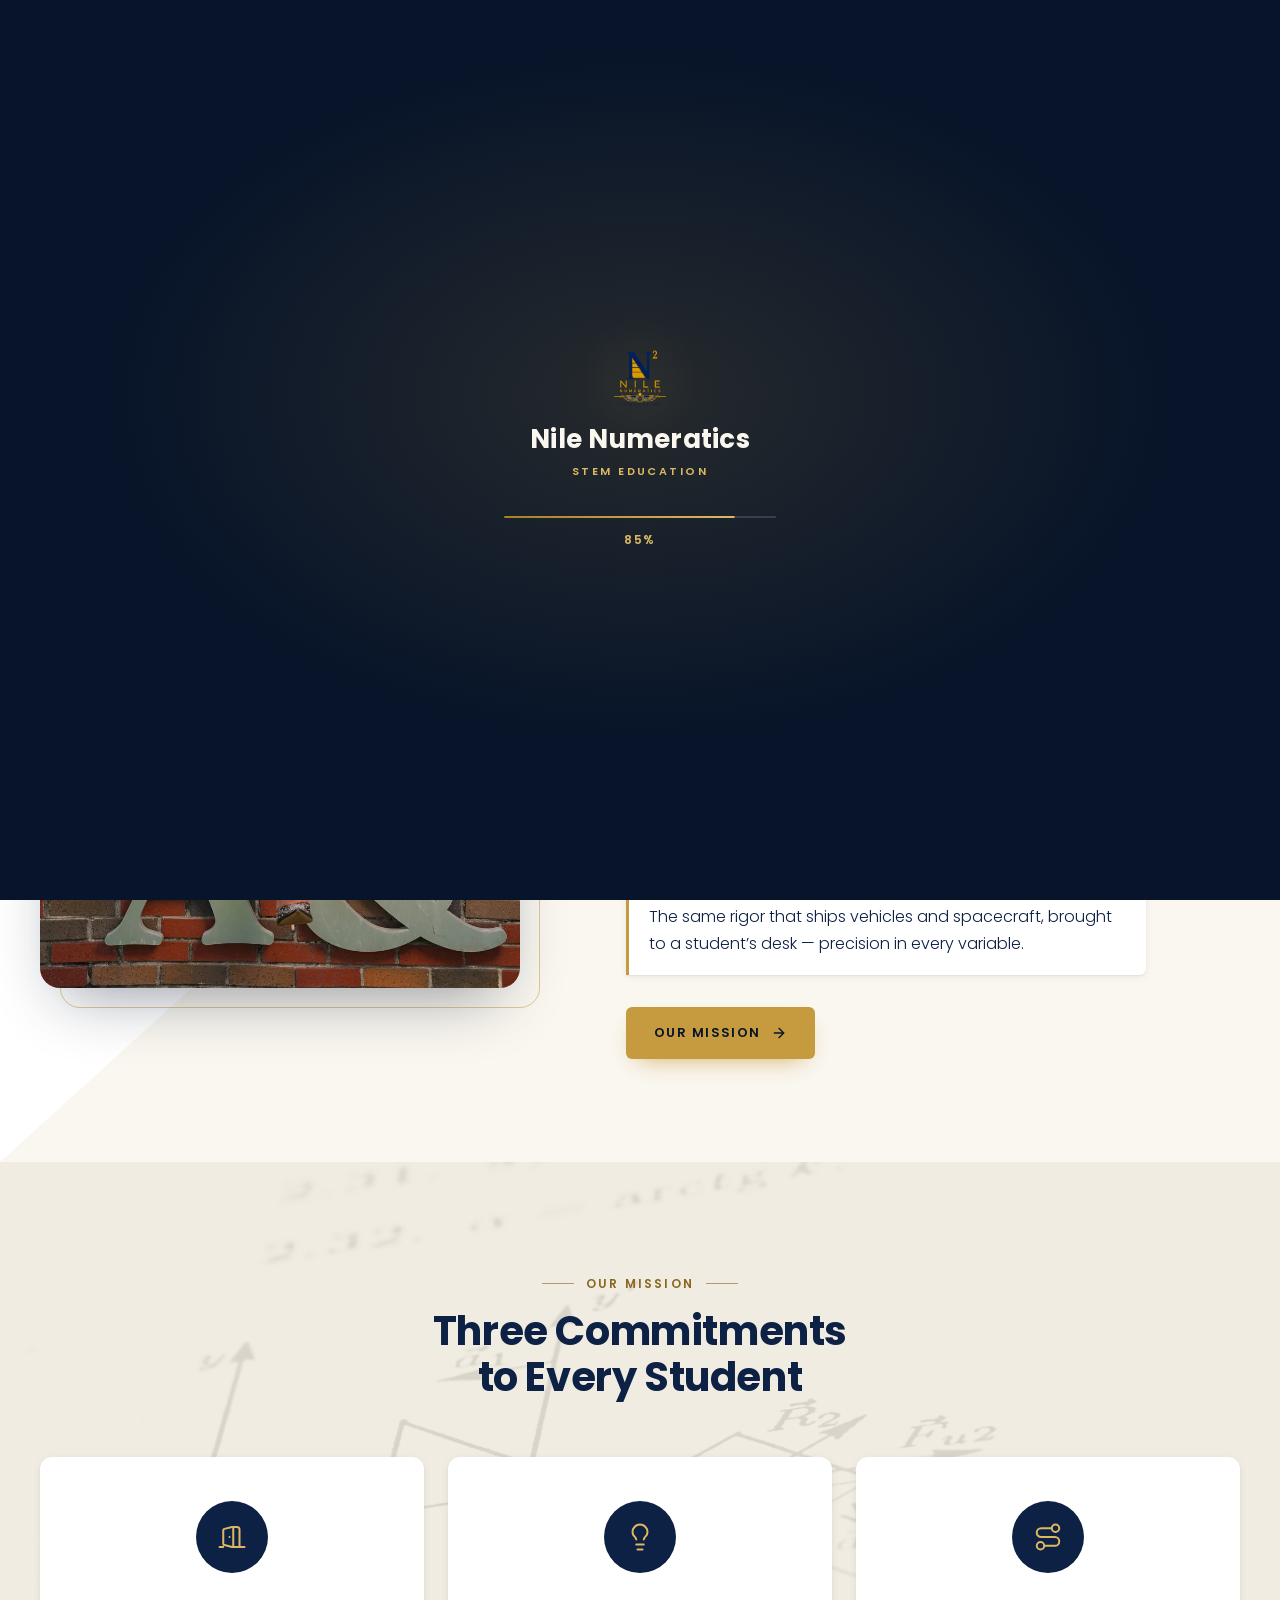
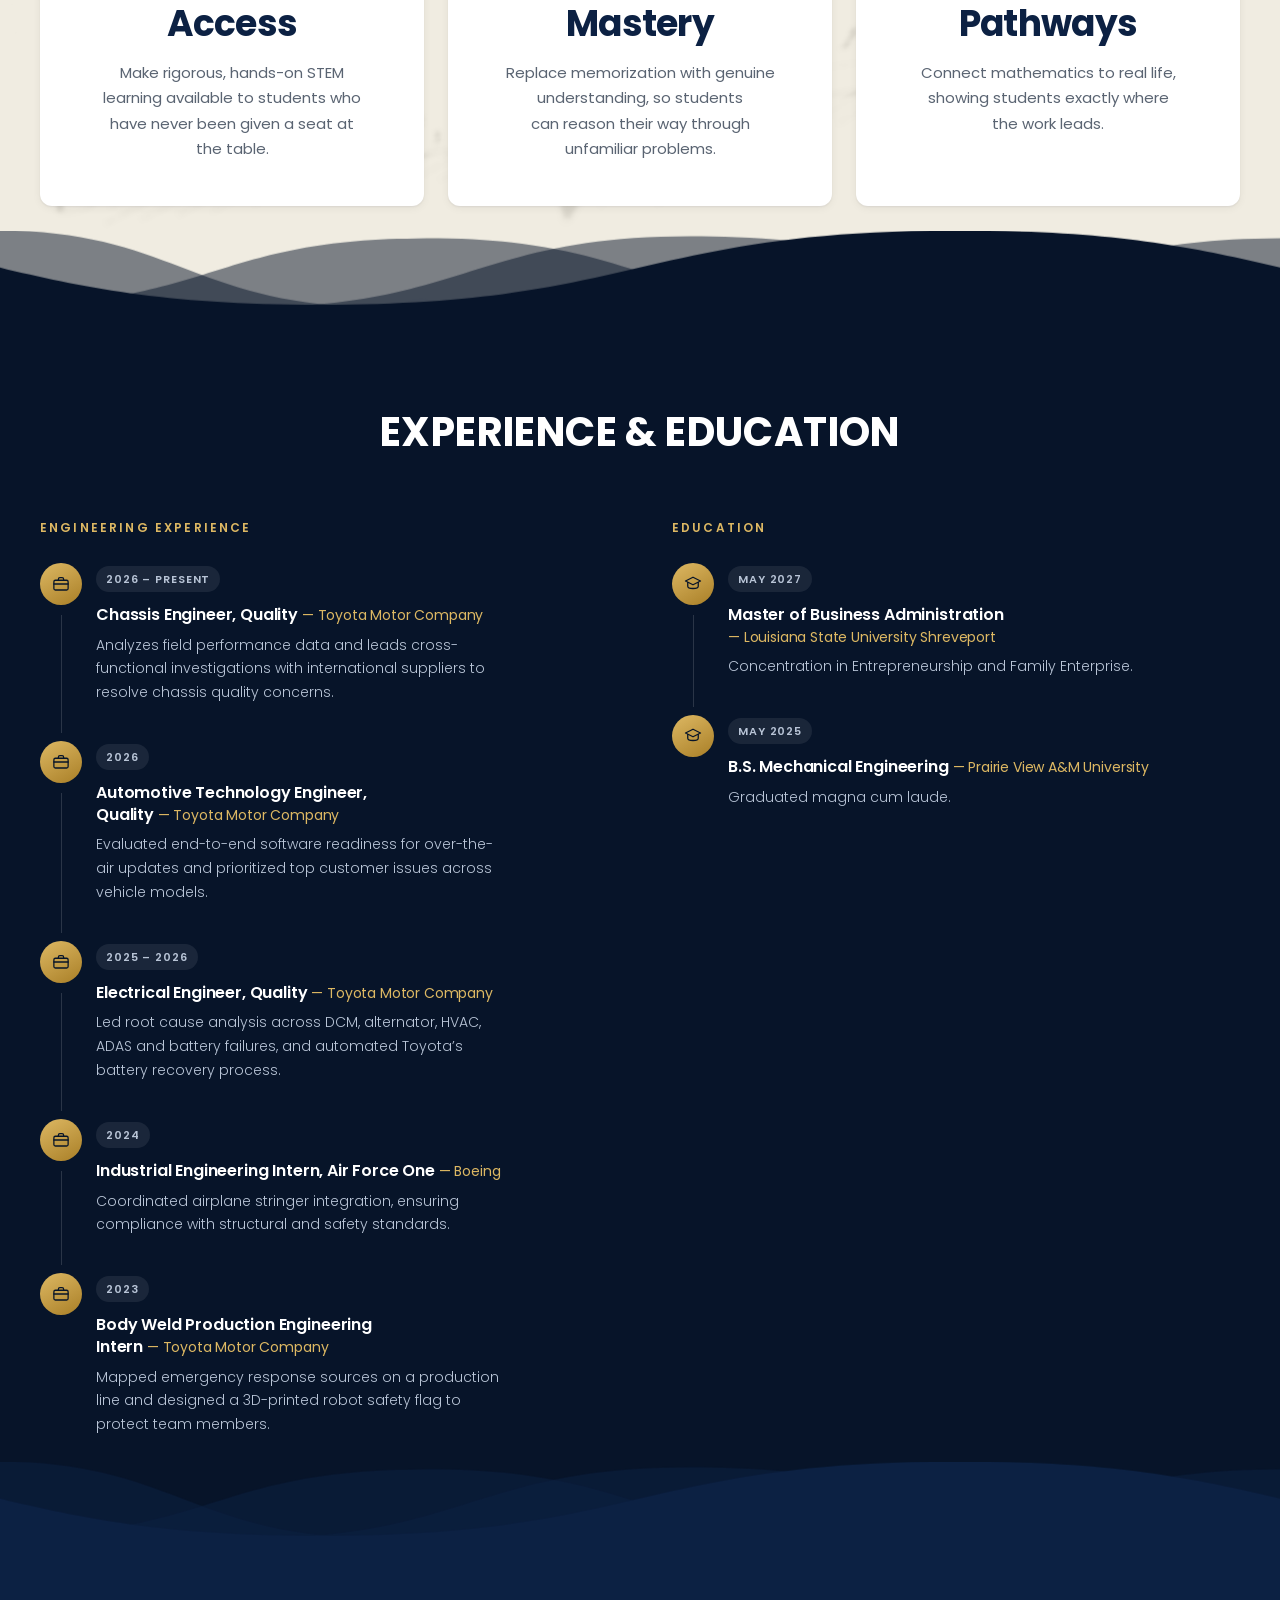
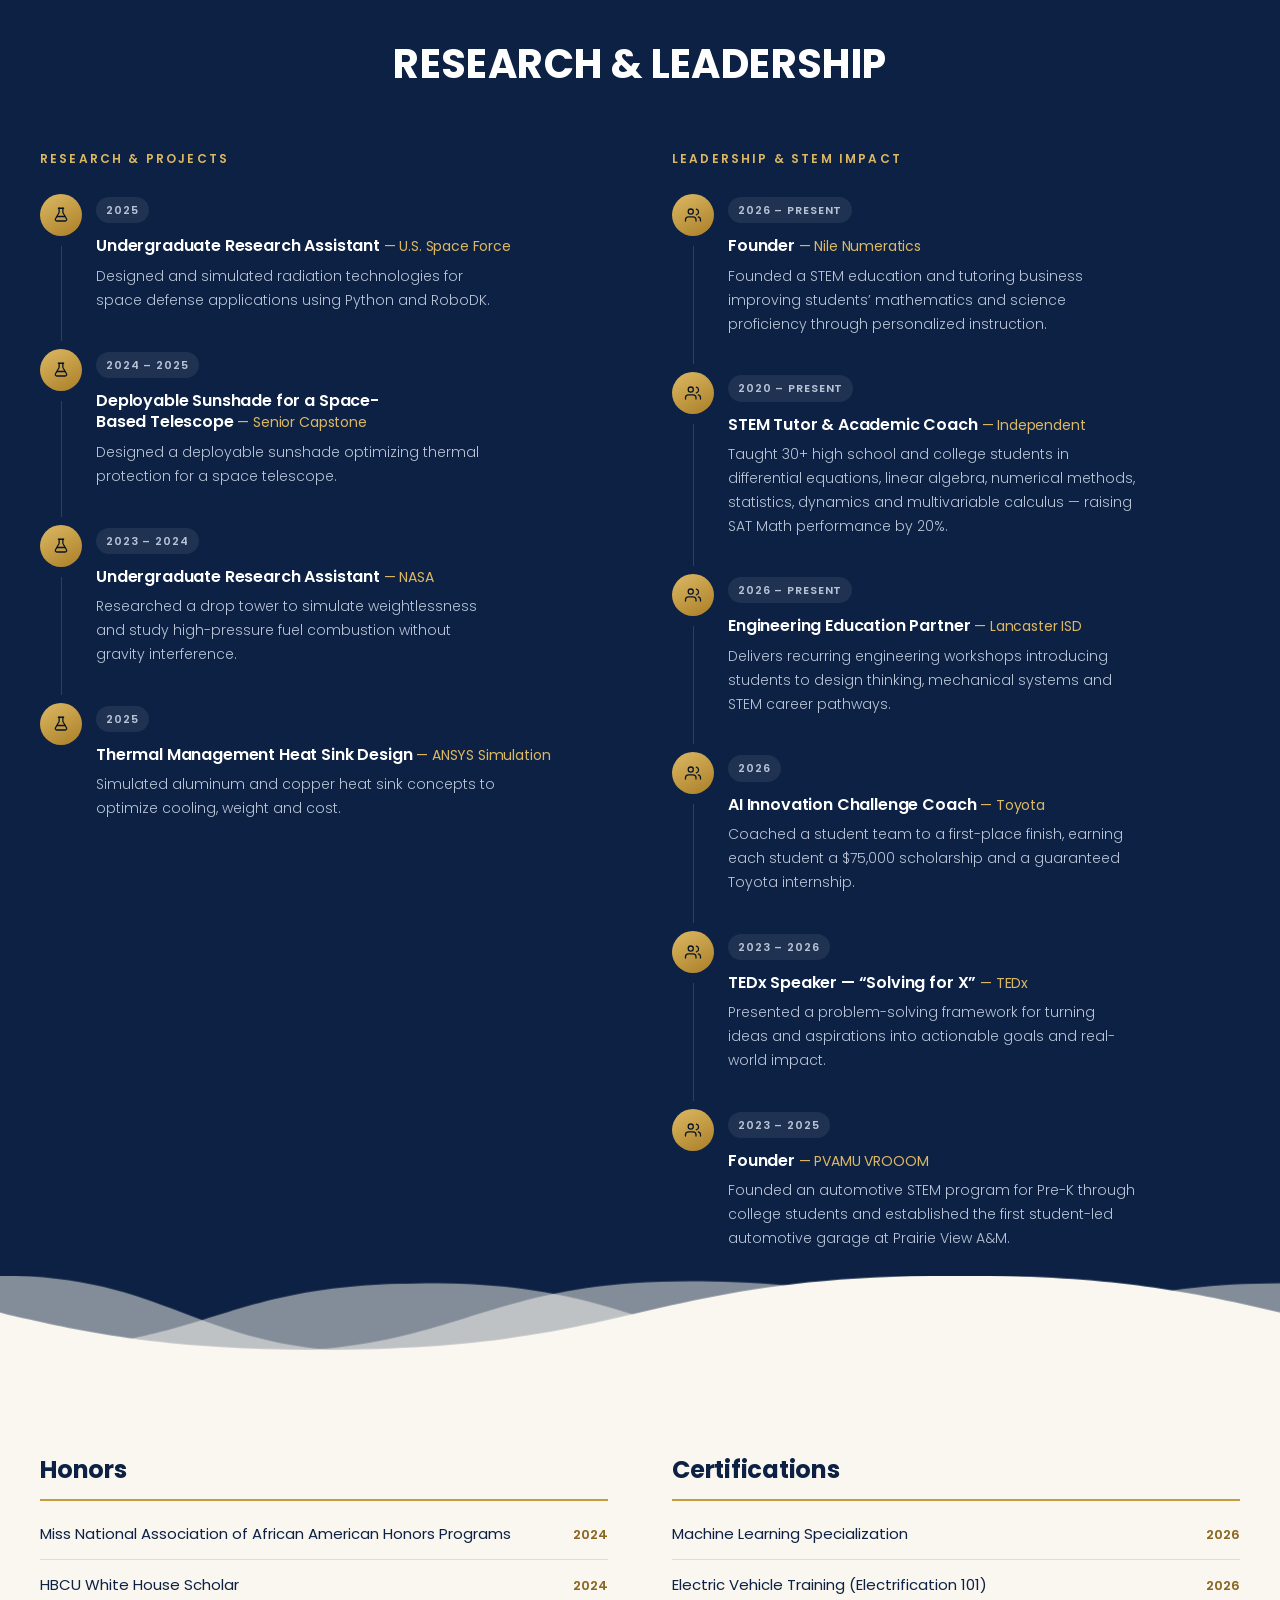
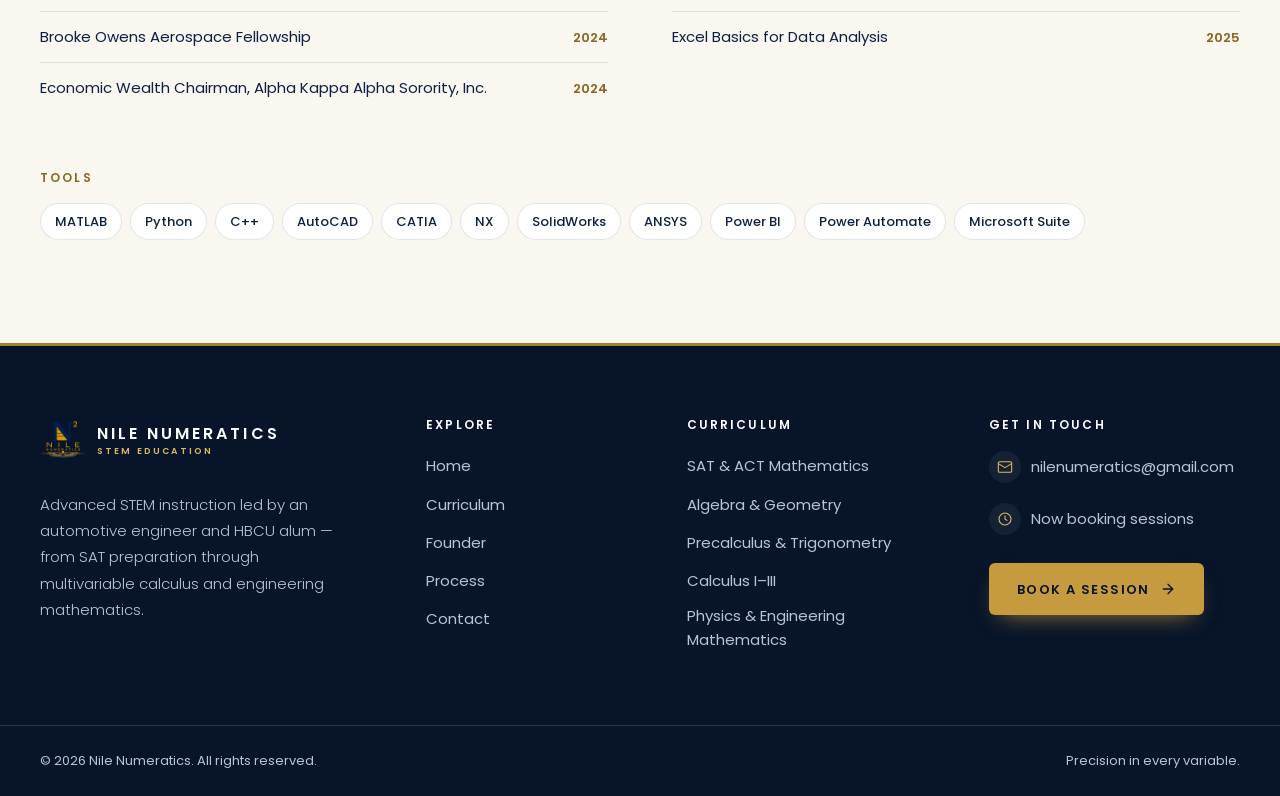
<file: founder.html>
<!DOCTYPE html>
<html lang="en">
<head>
  <meta charset="utf-8">
  <meta name="viewport" content="width=device-width, initial-scale=1">
  <title>Founder | Nile Numeratics &mdash; Nadia Higgins, Automotive Engineer</title>
  <meta name="description" content="Nadia Higgins is an automotive engineer, NASA and U.S. Space Force researcher, and founder of Nile Numeratics. Mechanical engineering graduate of Prairie View A&amp;M, magna cum laude.">
  <meta name="theme-color" content="#071429">
  <link rel="canonical" href="https://nilenumeratics.com/founder.html">
  <link rel="icon" href="images/logo-nile-numeratics.png" type="image/png">

  <!-- Link previews (Facebook, LinkedIn, iMessage, WhatsApp, Slack, X).
       og:image must be an ABSOLUTE url — a relative path resolves against
       the scraper, not the site, and the preview falls back to whatever
       image the crawler happens to find first. 1200x630 is the ratio all of
       them crop toward. -->
  <meta property="og:type" content="website">
  <meta property="og:site_name" content="Nile Numeratics">
  <meta property="og:url" content="https://nilenumeratics.com/founder.html">
  <meta property="og:title" content="Founder | Nile Numeratics &mdash; Nadia Higgins">
  <meta property="og:description" content="Nadia Higgins is an automotive engineer, NASA and U.S. Space Force researcher, and founder of Nile Numeratics.">
  <meta property="og:image" content="https://nilenumeratics.com/images/og-nile-numeratics.jpg">
  <meta property="og:image:width" content="1200">
  <meta property="og:image:height" content="630">
  <meta property="og:image:alt" content="Nile Numeratics — STEM Education">

  <meta name="twitter:card" content="summary_large_image">
  <meta name="twitter:title" content="Founder | Nile Numeratics &mdash; Nadia Higgins">
  <meta name="twitter:description" content="Nadia Higgins is an automotive engineer, NASA and U.S. Space Force researcher, and founder of Nile Numeratics.">
  <meta name="twitter:image" content="https://nilenumeratics.com/images/og-nile-numeratics.jpg">


  <link rel="preload" href="fonts/poppins-v24-latin-700.woff2" as="font" type="font/woff2" crossorigin>
  <link rel="preload" href="fonts/poppins-v24-latin-regular.woff2" as="font" type="font/woff2" crossorigin>
  <link rel="preload" href="fonts/poppins-v24-latin-600.woff2" as="font" type="font/woff2" crossorigin>
  <link rel="preload" href="fonts/poppins-v24-latin-300.woff2" as="font" type="font/woff2" crossorigin>

  <!-- The portrait is this page's LCP element. -->
  <link rel="preload" as="image" href="images/founder/nadia-founder-m.webp" type="image/webp" media="(max-width: 37.5rem)" fetchpriority="high">
  <link rel="preload" as="image" href="images/founder/nadia-founder.webp" type="image/webp" media="(min-width: 37.5625rem)" fetchpriority="high">

  <link rel="stylesheet" href="css/global.css">
  <link rel="stylesheet" href="css/founder.css">

  <!-- Must be synchronous and must stay in <head>: it arms the preloader
       and the reveal styles before the first paint. See boot.js. -->
  <script src="boot.js"></script>

  <style>
    html.is-loading { background-color: #071429; }
    html.is-loading body { overflow: hidden; }
    .preloader { position: fixed; inset: 0; z-index: 3000; background-color: #071429; }
    html:not(.is-loading) .preloader { display: none; }
  </style>
</head>

<body>
  <a class="skip-link" href="#main">Skip to main content</a>

  <!-- ==========================================================
       PRELOADER
       Logo, wordmark and a 0→100% bar driven by real asset loading
       (see the progress block at the bottom of <body>).
       ========================================================== -->
  <!-- role="progressbar" rather than a live region on purpose: a live region
       would re-announce the number on every frame. -->
  <div class="preloader" id="preloader" role="progressbar" aria-label="Loading Nile Numeratics"
       aria-valuemin="0" aria-valuemax="100" aria-valuenow="0">
    <div class="preloader__inner">

      <img class="preloader__logo" src="images/logo-nile-numeratics.png" alt=""
           width="50" height="50" fetchpriority="high">

      <p class="preloader__name">Nile Numeratics</p>
      <p class="preloader__tag">STEM Education</p>

      <div class="preloader__meter">
        <div class="preloader__track">
          <span class="preloader__fill" id="preloader-fill"></span>
        </div>
        <p class="preloader__pct" aria-hidden="true"><span id="preloader-pct">0</span>%</p>
      </div>

    </div>
  </div>

  <!-- ==========================================================
       HEADER
       ========================================================== -->
  <header class="header" id="header">

    <div class="topbar">
      <div class="container topbar__inner">
        <p class="topbar__note">Precision in every variable.</p>
        <div class="topbar__links">
          <span class="topbar__item">
            <svg viewBox="0 0 24 24" fill="none" stroke="currentColor" stroke-width="1.6" aria-hidden="true">
              <rect x="2" y="4" width="20" height="16" rx="2"></rect>
              <path d="m2 7 10 6 10-6"></path>
            </svg>
            <a href="mailto:nilenumeratics@gmail.com">nilenumeratics@gmail.com</a>
          </span>
          <span class="topbar__item">
            <svg viewBox="0 0 24 24" fill="none" stroke="currentColor" stroke-width="1.6" aria-hidden="true">
              <circle cx="12" cy="12" r="9"></circle>
              <path d="M12 7v5l3 2"></path>
            </svg>
            Now booking sessions
          </span>
        </div>
      </div>
    </div>

    <div class="container header__bar">

      <!-- Logo. The 50×50 PNG is a stand-in — swap for an SVG (or a 2x WebP
           inside a <picture>) as soon as a high-resolution file exists. -->
      <a class="logo" href="index.html" aria-label="Nile Numeratics — home">
        <img class="logo__mark" src="images/logo-nile-numeratics.png" alt="" width="50" height="50" decoding="async" fetchpriority="high">
        <span class="logo__text">
          <span class="logo__name">Nile Numeratics</span>
          <span class="logo__tag">STEM Education</span>
        </span>
      </a>

      <button class="nav-toggle" id="nav-toggle" type="button" aria-expanded="false" aria-controls="nav" aria-label="Open menu">
        <span></span><span></span><span></span>
      </button>

      <nav class="nav" id="nav" aria-label="Primary">
        <ul class="nav__list">
          <li><a class="nav__link" href="index.html#hero">Home</a></li>
          <li><a class="nav__link" href="index.html#curriculum">Curriculum</a></li>
          <li class="nav__item nav__item--sub">
            <!-- The label stays a plain link to the founder page; the caret is a
                 separate button that only expands the list. Merging the two would
                 mean a tap could either navigate or expand, and the user cannot
                 tell which they are about to get. -->
            <span class="nav__row">
              <a class="nav__link nav__link--sub" href="founder.html" aria-current="page">Founder</a>
              <button class="nav__sub-toggle" type="button"
                      aria-expanded="false" aria-controls="founder-submenu"
                      aria-label="Show founder page sections"><svg class="nav__caret" viewBox="0 0 24 24" fill="none" stroke="currentColor" stroke-width="2.4" stroke-linecap="round" stroke-linejoin="round" aria-hidden="true"><path d="m6 9 6 6 6-6"></path></svg></button>
            </span>
            <ul class="subnav" id="founder-submenu" role="list">
              <li><a class="subnav__link" href="#founder">The Founder</a></li>
              <li><a class="subnav__link" href="#mission">Our Mission</a></li>
              <li><a class="subnav__link" href="#experience">Experience &amp; Education</a></li>
              <li><a class="subnav__link" href="#research">Research &amp; Leadership</a></li>
              <li><a class="subnav__link" href="#honors">Honors &amp; Certifications</a></li>
            </ul>
          </li>
          <li><a class="nav__link" href="index.html#process">Process</a></li>
        </ul>
        <div class="nav__cta">
          <a class="btn btn--gold" href="index.html#contact">Book a Session</a>
        </div>
      </nav>

    </div>
  </header>

  <div class="nav-backdrop" id="nav-backdrop" hidden></div>

  <main id="main">

    <!-- ==========================================================
         FOUNDER HERO
         Portrait left, biography right. Every claim in the badges below is
         drawn from Nadia's own CV — see the note in css/founder.css.
         ========================================================== -->
    <section class="fhero" id="founder">
      <div class="container fhero__grid">

        <div class="fhero__media">
          <picture>
            <source media="(max-width: 37.5rem)" srcset="images/founder/nadia-founder-m.webp" type="image/webp">
            <source media="(max-width: 37.5rem)" srcset="images/founder/nadia-founder-m.jpg"  type="image/jpeg">
            <source srcset="images/founder/nadia-founder.webp" type="image/webp">
            <img src="images/founder/nadia-founder.jpg"
                 alt="Nadia Higgins in graduation gown and honour stole, seated on a brick wall beside large A&amp;M letters"
                 width="900" height="1350" fetchpriority="high" decoding="async">
          </picture>
        </div>

        <div class="fhero__copy">
          <p class="kicker">The Founder</p>

          <h1 class="fhero__title">Meet <span class="accent">Nadia Higgins</span></h1>

          <p class="fhero__lead">
            Nadia Higgins is an engineer and researcher focused on intelligent
            mobility, autonomous systems, and human-centered engineering
            innovation. She is an Automotive Engineer for a leading global
            automaker, an MBA candidate at Louisiana State University
            Shreveport, and a graduate of Prairie View A&amp;M University, where
            she earned a B.S. in Mechanical Engineering, magna cum laude.
          </p>

          <p class="fhero__lead">
            She founded Nile Numeratics to bring the same precision and
            analytical rigor she applies to aerospace and automotive
            engineering into the classroom &mdash; increasing access to
            hands-on STEM experiences for the next generation of
            problem-solvers.
          </p>

          <ul class="fhero__badges" role="list">
            <li class="badge">
              <span class="badge__icon" aria-hidden="true">
                <svg viewBox="0 0 24 24" fill="none" stroke="currentColor" stroke-width="1.7"
                     stroke-linecap="round" stroke-linejoin="round"><path d="M3.2 13.4 4.8 8.6A2.1 2.1 0 0 1 6.8 7.2h10.4a2.1 2.1 0 0 1 2 1.4l1.6 4.8"></path><path d="M3.2 13.4h17.6v3.9a1 1 0 0 1-1 1h-1.6a1 1 0 0 1-1-1v-1H6.8v1a1 1 0 0 1-1 1H4.2a1 1 0 0 1-1-1Z"></path><circle cx="7.2" cy="15.6" r=".85" fill="currentColor" stroke="none"></circle><circle cx="16.8" cy="15.6" r=".85" fill="currentColor" stroke="none"></circle></svg>
              </span>
              <span class="badge__text">
                <span class="badge__title">Automotive Engineer</span>
                <span class="badge__sub">Leading global automaker</span>
              </span>
            </li>
            <li class="badge">
              <span class="badge__icon" aria-hidden="true">
                <svg viewBox="0 0 24 24" fill="none" stroke="currentColor" stroke-width="1.7"
                     stroke-linecap="round" stroke-linejoin="round"><path d="M4.5 16.5c-1.5 1.3-2 5-2 5s3.7-.5 5-2c.7-.8.7-2.1-.1-2.9a2 2 0 0 0-2.9-.1Z"></path><path d="M12 15 9 12a11 11 0 0 1 2-6.3C13.1 2.8 16.4 2 19.5 2c0 3.1-.8 6.4-3.7 8.5A11 11 0 0 1 12 15Z"></path><path d="M9 12H5s.4-2.4 1.6-3.2C7.9 7.9 9 8 9 8"></path><path d="M12 15v4s2.4-.4 3.2-1.6c.9-1.3.8-2.4.8-2.4"></path></svg>
              </span>
              <span class="badge__text">
                <span class="badge__title">NASA &amp; Space Force</span>
                <span class="badge__sub">Undergraduate research assistant</span>
              </span>
            </li>
            <li class="badge">
              <span class="badge__icon" aria-hidden="true">
                <svg viewBox="0 0 24 24" fill="none" stroke="currentColor" stroke-width="1.7"
                     stroke-linecap="round" stroke-linejoin="round"><path d="M12 3 2 8l10 5 10-5-10-5Z"></path><path d="M5 10v5c0 1.7 3.1 3 7 3s7-1.3 7-3v-5"></path></svg>
              </span>
              <span class="badge__text">
                <span class="badge__title">Magna Cum Laude</span>
                <span class="badge__sub">B.S. Mechanical Engineering</span>
              </span>
            </li>
            <li class="badge">
              <span class="badge__icon" aria-hidden="true">
                <svg viewBox="0 0 24 24" fill="none" stroke="currentColor" stroke-width="1.7"
                     stroke-linecap="round" stroke-linejoin="round"><path d="M16 20v-1.6a4 4 0 0 0-4-4H6a4 4 0 0 0-4 4V20"></path><circle cx="9" cy="7.4" r="3.4"></circle><path d="M22 20v-1.6a4 4 0 0 0-3-3.9"></path><path d="M16.5 4.2a4 4 0 0 1 0 7.7"></path></svg>
              </span>
              <span class="badge__text">
                <span class="badge__title">30+ Students Taught</span>
                <span class="badge__sub">SAT Math performance up 20%</span>
              </span>
            </li>
          </ul>

          <p class="fhero__callout">
            The same rigor that ships vehicles and spacecraft, brought to a
            student&rsquo;s desk &mdash; precision in every variable.
          </p>

          <a class="btn btn--gold fhero__cta" href="#mission">
            Our Mission
            <svg viewBox="0 0 24 24" fill="none" stroke="currentColor" stroke-width="2"
                 stroke-linecap="round" stroke-linejoin="round" aria-hidden="true">
              <path d="M5 12h14"></path><path d="m12 5 7 7-7 7"></path>
            </svg>
          </a>
        </div>

      </div>
    </section>

    <!-- ==========================================================
         MISSION
         Three pillars, centred. The reference layout this follows puts big
         headline numbers here; Nile Numeratics launched in 2026 and has no
         such figures, so the pillars carry the cards instead. Do not swap in
         invented counts.
         ========================================================== -->
    <section class="mission" id="mission">
      <div class="container">

        <div class="mission__head">
          <p class="kicker kicker--center">Our Mission</p>
          <h2 class="mission__title">Three Commitments to Every Student</h2>
        </div>

        <ul class="mission__grid" role="list">
          <li class="pillar">
            <span class="pillar__icon" aria-hidden="true">
              <svg viewBox="0 0 24 24" fill="none" stroke="currentColor" stroke-width="1.6"
                   stroke-linecap="round" stroke-linejoin="round"><path d="M13 4h3a2 2 0 0 1 2 2v14"></path><path d="M2 20h3"></path><path d="M13 20h9"></path><path d="M10 12v.01"></path><path d="M13 4.8v14.4a.8.8 0 0 1-1 .77l-6-1.5A1 1 0 0 1 5 17.5V6.5a1 1 0 0 1 1-1l6-1.5a.8.8 0 0 1 1 .77Z"></path></svg>
            </span>
            <h3 class="pillar__title">Access</h3>
            <p class="pillar__text">Make rigorous, hands-on STEM learning available to students who have never been given a seat at the table.</p>
          </li>
          <li class="pillar">
            <span class="pillar__icon" aria-hidden="true">
              <svg viewBox="0 0 24 24" fill="none" stroke="currentColor" stroke-width="1.6"
                   stroke-linecap="round" stroke-linejoin="round"><path d="M15 14c.2-1 .7-1.7 1.5-2.5 1-.9 1.5-2.2 1.5-3.5A6 6 0 0 0 6 8c0 1 .2 2.2 1.5 3.5.8.8 1.3 1.5 1.5 2.5"></path><path d="M9 18h6"></path><path d="M10 22h4"></path></svg>
            </span>
            <h3 class="pillar__title">Mastery</h3>
            <p class="pillar__text">Replace memorization with genuine understanding, so students can reason their way through unfamiliar problems.</p>
          </li>
          <li class="pillar">
            <span class="pillar__icon" aria-hidden="true">
              <svg viewBox="0 0 24 24" fill="none" stroke="currentColor" stroke-width="1.6"
                   stroke-linecap="round" stroke-linejoin="round"><circle cx="6" cy="19" r="3"></circle><path d="M9 19h8.5a3.5 3.5 0 0 0 0-7h-11a3.5 3.5 0 0 1 0-7H15"></path><circle cx="18" cy="5" r="3"></circle></svg>
            </span>
            <h3 class="pillar__title">Pathways</h3>
            <p class="pillar__text">Connect mathematics to real life, showing students exactly where the work leads.</p>
          </li>
        </ul>

      </div>
    </section>

    <!-- ==========================================================
         EXPERIENCE &AMP; EDUCATION
         ========================================================== -->
    <section class="timeline timeline--deep" id="experience" data-wave>
      <div class="container">
        <h2 class="timeline__title">Experience &amp; Education</h2>
        <div class="timeline__cols" data-sticky-group>
          <div class="tl__col">
            <h3 class="tl__heading">Engineering Experience</h3>
            <ol class="tl" role="list">
            <li class="tl__item">
              <span class="tl__icon" aria-hidden="true">
                <svg viewBox="0 0 24 24" fill="none" stroke="currentColor" stroke-width="1.7"
                     stroke-linecap="round" stroke-linejoin="round"><rect x="2.5" y="7" width="19" height="13" rx="2"></rect><path d="M8.5 7V5.5a2 2 0 0 1 2-2h3a2 2 0 0 1 2 2V7"></path><path d="M2.5 12h19"></path></svg>
              </span>
              <p class="tl__date">2026 &ndash; Present</p>
              <h4 class="tl__role">Chassis Engineer, Quality <span class="tl__org">&mdash; Toyota Motor Company</span></h4>
              <p class="tl__desc">Analyzes field performance data and leads cross-functional investigations with international suppliers to resolve chassis quality concerns.</p>
            </li>
            <li class="tl__item">
              <span class="tl__icon" aria-hidden="true">
                <svg viewBox="0 0 24 24" fill="none" stroke="currentColor" stroke-width="1.7"
                     stroke-linecap="round" stroke-linejoin="round"><rect x="2.5" y="7" width="19" height="13" rx="2"></rect><path d="M8.5 7V5.5a2 2 0 0 1 2-2h3a2 2 0 0 1 2 2V7"></path><path d="M2.5 12h19"></path></svg>
              </span>
              <p class="tl__date">2026</p>
              <h4 class="tl__role">Automotive Technology Engineer, Quality <span class="tl__org">&mdash; Toyota Motor Company</span></h4>
              <p class="tl__desc">Evaluated end-to-end software readiness for over-the-air updates and prioritized top customer issues across vehicle models.</p>
            </li>
            <li class="tl__item">
              <span class="tl__icon" aria-hidden="true">
                <svg viewBox="0 0 24 24" fill="none" stroke="currentColor" stroke-width="1.7"
                     stroke-linecap="round" stroke-linejoin="round"><rect x="2.5" y="7" width="19" height="13" rx="2"></rect><path d="M8.5 7V5.5a2 2 0 0 1 2-2h3a2 2 0 0 1 2 2V7"></path><path d="M2.5 12h19"></path></svg>
              </span>
              <p class="tl__date">2025 &ndash; 2026</p>
              <h4 class="tl__role">Electrical Engineer, Quality <span class="tl__org">&mdash; Toyota Motor Company</span></h4>
              <p class="tl__desc">Led root cause analysis across DCM, alternator, HVAC, ADAS and battery failures, and automated Toyota&rsquo;s battery recovery process.</p>
            </li>
            <li class="tl__item">
              <span class="tl__icon" aria-hidden="true">
                <svg viewBox="0 0 24 24" fill="none" stroke="currentColor" stroke-width="1.7"
                     stroke-linecap="round" stroke-linejoin="round"><rect x="2.5" y="7" width="19" height="13" rx="2"></rect><path d="M8.5 7V5.5a2 2 0 0 1 2-2h3a2 2 0 0 1 2 2V7"></path><path d="M2.5 12h19"></path></svg>
              </span>
              <p class="tl__date">2024</p>
              <h4 class="tl__role">Industrial Engineering Intern, Air Force One <span class="tl__org">&mdash; Boeing</span></h4>
              <p class="tl__desc">Coordinated airplane stringer integration, ensuring compliance with structural and safety standards.</p>
            </li>
            <li class="tl__item">
              <span class="tl__icon" aria-hidden="true">
                <svg viewBox="0 0 24 24" fill="none" stroke="currentColor" stroke-width="1.7"
                     stroke-linecap="round" stroke-linejoin="round"><rect x="2.5" y="7" width="19" height="13" rx="2"></rect><path d="M8.5 7V5.5a2 2 0 0 1 2-2h3a2 2 0 0 1 2 2V7"></path><path d="M2.5 12h19"></path></svg>
              </span>
              <p class="tl__date">2023</p>
              <h4 class="tl__role">Body Weld Production Engineering Intern <span class="tl__org">&mdash; Toyota Motor Company</span></h4>
              <p class="tl__desc">Mapped emergency response sources on a production line and designed a 3D-printed robot safety flag to protect team members.</p>
            </li>
            </ol>
          </div>
          <div class="tl__col">
            <h3 class="tl__heading">Education</h3>
            <ol class="tl" role="list">
            <li class="tl__item">
              <span class="tl__icon" aria-hidden="true">
                <svg viewBox="0 0 24 24" fill="none" stroke="currentColor" stroke-width="1.7"
                     stroke-linecap="round" stroke-linejoin="round"><path d="M12 3 2 8l10 5 10-5-10-5Z"></path><path d="M5 10v5c0 1.7 3.1 3 7 3s7-1.3 7-3v-5"></path></svg>
              </span>
              <p class="tl__date">May 2027</p>
              <h4 class="tl__role">Master of Business Administration <span class="tl__org">&mdash; Louisiana State University Shreveport</span></h4>
              <p class="tl__desc">Concentration in Entrepreneurship and Family Enterprise.</p>
            </li>
            <li class="tl__item">
              <span class="tl__icon" aria-hidden="true">
                <svg viewBox="0 0 24 24" fill="none" stroke="currentColor" stroke-width="1.7"
                     stroke-linecap="round" stroke-linejoin="round"><path d="M12 3 2 8l10 5 10-5-10-5Z"></path><path d="M5 10v5c0 1.7 3.1 3 7 3s7-1.3 7-3v-5"></path></svg>
              </span>
              <p class="tl__date">May 2025</p>
              <h4 class="tl__role">B.S. Mechanical Engineering <span class="tl__org">&mdash; Prairie View A&amp;M University</span></h4>
              <p class="tl__desc">Graduated magna cum laude.</p>
            </li>
            </ol>
          </div>
        </div>
      </div>
    </section>

    <!-- ==========================================================
         RESEARCH &AMP; LEADERSHIP
         ========================================================== -->
    <section class="timeline timeline--mid" id="research" data-wave>
      <div class="container">
        <h2 class="timeline__title">Research &amp; Leadership</h2>
        <div class="timeline__cols" data-sticky-group>
          <div class="tl__col">
            <h3 class="tl__heading">Research &amp; Projects</h3>
            <ol class="tl" role="list">
            <li class="tl__item">
              <span class="tl__icon" aria-hidden="true">
                <svg viewBox="0 0 24 24" fill="none" stroke="currentColor" stroke-width="1.7"
                     stroke-linecap="round" stroke-linejoin="round"><path d="M9.5 3v5.6L4.7 17a2 2 0 0 0 1.7 3h11.2a2 2 0 0 0 1.7-3l-4.8-8.4V3"></path><path d="M8.5 3h7"></path><path d="M7 14h10"></path></svg>
              </span>
              <p class="tl__date">2025</p>
              <h4 class="tl__role">Undergraduate Research Assistant <span class="tl__org">&mdash; U.S. Space Force</span></h4>
              <p class="tl__desc">Designed and simulated radiation technologies for space defense applications using Python and RoboDK.</p>
            </li>
            <li class="tl__item">
              <span class="tl__icon" aria-hidden="true">
                <svg viewBox="0 0 24 24" fill="none" stroke="currentColor" stroke-width="1.7"
                     stroke-linecap="round" stroke-linejoin="round"><path d="M9.5 3v5.6L4.7 17a2 2 0 0 0 1.7 3h11.2a2 2 0 0 0 1.7-3l-4.8-8.4V3"></path><path d="M8.5 3h7"></path><path d="M7 14h10"></path></svg>
              </span>
              <p class="tl__date">2024 &ndash; 2025</p>
              <h4 class="tl__role">Deployable Sunshade for a Space-Based Telescope <span class="tl__org">&mdash; Senior Capstone</span></h4>
              <p class="tl__desc">Designed a deployable sunshade optimizing thermal protection for a space telescope.</p>
            </li>
            <li class="tl__item">
              <span class="tl__icon" aria-hidden="true">
                <svg viewBox="0 0 24 24" fill="none" stroke="currentColor" stroke-width="1.7"
                     stroke-linecap="round" stroke-linejoin="round"><path d="M9.5 3v5.6L4.7 17a2 2 0 0 0 1.7 3h11.2a2 2 0 0 0 1.7-3l-4.8-8.4V3"></path><path d="M8.5 3h7"></path><path d="M7 14h10"></path></svg>
              </span>
              <p class="tl__date">2023 &ndash; 2024</p>
              <h4 class="tl__role">Undergraduate Research Assistant <span class="tl__org">&mdash; NASA</span></h4>
              <p class="tl__desc">Researched a drop tower to simulate weightlessness and study high-pressure fuel combustion without gravity interference.</p>
            </li>
            <li class="tl__item">
              <span class="tl__icon" aria-hidden="true">
                <svg viewBox="0 0 24 24" fill="none" stroke="currentColor" stroke-width="1.7"
                     stroke-linecap="round" stroke-linejoin="round"><path d="M9.5 3v5.6L4.7 17a2 2 0 0 0 1.7 3h11.2a2 2 0 0 0 1.7-3l-4.8-8.4V3"></path><path d="M8.5 3h7"></path><path d="M7 14h10"></path></svg>
              </span>
              <p class="tl__date">2025</p>
              <h4 class="tl__role">Thermal Management Heat Sink Design <span class="tl__org">&mdash; ANSYS Simulation</span></h4>
              <p class="tl__desc">Simulated aluminum and copper heat sink concepts to optimize cooling, weight and cost.</p>
            </li>
            </ol>
          </div>
          <div class="tl__col">
            <h3 class="tl__heading">Leadership &amp; STEM Impact</h3>
            <ol class="tl" role="list">
            <li class="tl__item">
              <span class="tl__icon" aria-hidden="true">
                <svg viewBox="0 0 24 24" fill="none" stroke="currentColor" stroke-width="1.7"
                     stroke-linecap="round" stroke-linejoin="round"><path d="M16 20v-1.6a4 4 0 0 0-4-4H6a4 4 0 0 0-4 4V20"></path><circle cx="9" cy="7.4" r="3.4"></circle><path d="M22 20v-1.6a4 4 0 0 0-3-3.9"></path><path d="M16.5 4.2a4 4 0 0 1 0 7.7"></path></svg>
              </span>
              <p class="tl__date">2026 &ndash; Present</p>
              <h4 class="tl__role">Founder <span class="tl__org">&mdash; Nile Numeratics</span></h4>
              <p class="tl__desc">Founded a STEM education and tutoring business improving students&rsquo; mathematics and science proficiency through personalized instruction.</p>
            </li>
            <li class="tl__item">
              <span class="tl__icon" aria-hidden="true">
                <svg viewBox="0 0 24 24" fill="none" stroke="currentColor" stroke-width="1.7"
                     stroke-linecap="round" stroke-linejoin="round"><path d="M16 20v-1.6a4 4 0 0 0-4-4H6a4 4 0 0 0-4 4V20"></path><circle cx="9" cy="7.4" r="3.4"></circle><path d="M22 20v-1.6a4 4 0 0 0-3-3.9"></path><path d="M16.5 4.2a4 4 0 0 1 0 7.7"></path></svg>
              </span>
              <p class="tl__date">2020 &ndash; Present</p>
              <h4 class="tl__role">STEM Tutor &amp; Academic Coach <span class="tl__org">&mdash; Independent</span></h4>
              <p class="tl__desc">Taught 30+ high school and college students in differential equations, linear algebra, numerical methods, statistics, dynamics and multivariable calculus &mdash; raising SAT Math performance by 20%.</p>
            </li>
            <li class="tl__item">
              <span class="tl__icon" aria-hidden="true">
                <svg viewBox="0 0 24 24" fill="none" stroke="currentColor" stroke-width="1.7"
                     stroke-linecap="round" stroke-linejoin="round"><path d="M16 20v-1.6a4 4 0 0 0-4-4H6a4 4 0 0 0-4 4V20"></path><circle cx="9" cy="7.4" r="3.4"></circle><path d="M22 20v-1.6a4 4 0 0 0-3-3.9"></path><path d="M16.5 4.2a4 4 0 0 1 0 7.7"></path></svg>
              </span>
              <p class="tl__date">2026 &ndash; Present</p>
              <h4 class="tl__role">Engineering Education Partner <span class="tl__org">&mdash; Lancaster ISD</span></h4>
              <p class="tl__desc">Delivers recurring engineering workshops introducing students to design thinking, mechanical systems and STEM career pathways.</p>
            </li>
            <li class="tl__item">
              <span class="tl__icon" aria-hidden="true">
                <svg viewBox="0 0 24 24" fill="none" stroke="currentColor" stroke-width="1.7"
                     stroke-linecap="round" stroke-linejoin="round"><path d="M16 20v-1.6a4 4 0 0 0-4-4H6a4 4 0 0 0-4 4V20"></path><circle cx="9" cy="7.4" r="3.4"></circle><path d="M22 20v-1.6a4 4 0 0 0-3-3.9"></path><path d="M16.5 4.2a4 4 0 0 1 0 7.7"></path></svg>
              </span>
              <p class="tl__date">2026</p>
              <h4 class="tl__role">AI Innovation Challenge Coach <span class="tl__org">&mdash; Toyota</span></h4>
              <p class="tl__desc">Coached a student team to a first-place finish, earning each student a $75,000 scholarship and a guaranteed Toyota internship.</p>
            </li>
            <li class="tl__item">
              <span class="tl__icon" aria-hidden="true">
                <svg viewBox="0 0 24 24" fill="none" stroke="currentColor" stroke-width="1.7"
                     stroke-linecap="round" stroke-linejoin="round"><path d="M16 20v-1.6a4 4 0 0 0-4-4H6a4 4 0 0 0-4 4V20"></path><circle cx="9" cy="7.4" r="3.4"></circle><path d="M22 20v-1.6a4 4 0 0 0-3-3.9"></path><path d="M16.5 4.2a4 4 0 0 1 0 7.7"></path></svg>
              </span>
              <p class="tl__date">2023 &ndash; 2026</p>
              <h4 class="tl__role">TEDx Speaker &mdash; &ldquo;Solving for X&rdquo; <span class="tl__org">&mdash; TEDx</span></h4>
              <p class="tl__desc">Presented a problem-solving framework for turning ideas and aspirations into actionable goals and real-world impact.</p>
            </li>
            <li class="tl__item">
              <span class="tl__icon" aria-hidden="true">
                <svg viewBox="0 0 24 24" fill="none" stroke="currentColor" stroke-width="1.7"
                     stroke-linecap="round" stroke-linejoin="round"><path d="M16 20v-1.6a4 4 0 0 0-4-4H6a4 4 0 0 0-4 4V20"></path><circle cx="9" cy="7.4" r="3.4"></circle><path d="M22 20v-1.6a4 4 0 0 0-3-3.9"></path><path d="M16.5 4.2a4 4 0 0 1 0 7.7"></path></svg>
              </span>
              <p class="tl__date">2023 &ndash; 2025</p>
              <h4 class="tl__role">Founder <span class="tl__org">&mdash; PVAMU VROOOM</span></h4>
              <p class="tl__desc">Founded an automotive STEM program for Pre-K through college students and established the first student-led automotive garage at Prairie View A&amp;M.</p>
            </li>
            </ol>
          </div>
        </div>
      </div>
    </section>

    <!-- ==========================================================
         HONORS & CERTIFICATIONS
         ========================================================== -->
    <section class="awards" id="honors" data-wave>
      <div class="container">
        <div class="awards__cols" data-sticky-group>

          <div class="awards__col">
            <h2 class="awards__heading">Honors</h2>
            <ul class="award__list" role="list">
              <li class="award"><span class="award__name">Miss National Association of African American Honors Programs</span><span class="award__year">2024</span></li>
              <li class="award"><span class="award__name">HBCU White House Scholar</span><span class="award__year">2024</span></li>
              <li class="award"><span class="award__name">Brooke Owens Aerospace Fellowship</span><span class="award__year">2024</span></li>
              <li class="award"><span class="award__name">Economic Wealth Chairman, Alpha Kappa Alpha Sorority, Inc.</span><span class="award__year">2024</span></li>
            </ul>
          </div>

          <div class="awards__col">
            <h2 class="awards__heading">Certifications</h2>
            <ul class="award__list" role="list">
              <li class="award"><span class="award__name">Machine Learning Specialization</span><span class="award__year">2026</span></li>
              <li class="award"><span class="award__name">Electric Vehicle Training (Electrification 101)</span><span class="award__year">2026</span></li>
              <li class="award"><span class="award__name">Excel Basics for Data Analysis</span><span class="award__year">2025</span></li>
            </ul>
          </div>

        </div>

        <div class="tools">
          <h3 class="tools__heading">Tools</h3>
          <ul class="tools__list" role="list">
            <li class="tools__chip">MATLAB</li>
            <li class="tools__chip">Python</li>
            <li class="tools__chip">C++</li>
            <li class="tools__chip">AutoCAD</li>
            <li class="tools__chip">CATIA</li>
            <li class="tools__chip">NX</li>
            <li class="tools__chip">SolidWorks</li>
            <li class="tools__chip">ANSYS</li>
            <li class="tools__chip">Power BI</li>
            <li class="tools__chip">Power Automate</li>
            <li class="tools__chip">Microsoft Suite</li>
          </ul>
        </div>
      </div>
    </section>

  </main>

  <!-- ==========================================================
       FOOTER
       Site-wide, so every rule for it lives in css/global.css section 8.
       ========================================================== -->
  <footer class="footer on-dark">
    <div class="container footer__grid">

      <div class="footer__brand">
        <a class="logo" href="index.html" aria-label="Nile Numeratics — home">
          <img class="logo__mark" src="images/logo-nile-numeratics.png" alt=""
               width="50" height="50" loading="lazy" decoding="async">
          <span class="logo__text">
            <span class="logo__name">Nile Numeratics</span>
            <span class="logo__tag">STEM Education</span>
          </span>
        </a>

        <p class="footer__blurb">
          Advanced STEM instruction led by an automotive engineer and HBCU alum
          &mdash; from SAT preparation through multivariable calculus and
          engineering mathematics.
        </p>
      </div>

      <nav class="footer__col" aria-labelledby="footer-explore">
        <h2 class="footer__heading" id="footer-explore">Explore</h2>
        <ul class="footer__list" role="list">
            <li><a class="footer__link" href="index.html#hero">Home</a></li>
            <li><a class="footer__link" href="index.html#curriculum">Curriculum</a></li>
            <li><a class="footer__link" href="founder.html" aria-current="page">Founder</a></li>
            <li><a class="footer__link" href="index.html#process">Process</a></li>
            <li><a class="footer__link" href="index.html#contact">Contact</a></li>
        </ul>
      </nav>

      <nav class="footer__col" aria-labelledby="footer-curriculum">
        <h2 class="footer__heading" id="footer-curriculum">Curriculum</h2>
        <ul class="footer__list" role="list">
            <li><a class="footer__link" href="index.html?track=sat#curriculum">SAT &amp; ACT Mathematics</a></li>
            <li><a class="footer__link" href="index.html?track=algebra#curriculum">Algebra &amp; Geometry</a></li>
            <li><a class="footer__link" href="index.html?track=precalculus#curriculum">Precalculus &amp; Trigonometry</a></li>
            <li><a class="footer__link" href="index.html?track=calculus#curriculum">Calculus I&ndash;III</a></li>
            <li><a class="footer__link" href="index.html?track=physics#curriculum">Physics &amp; Engineering Mathematics</a></li>
        </ul>
      </nav>

      <div class="footer__col">
        <h2 class="footer__heading">Get in touch</h2>

        <p class="footer__contact">
          <span class="footer__contact-icon" aria-hidden="true">
            <svg viewBox="0 0 24 24" fill="none" stroke="currentColor" stroke-width="1.6"
                 stroke-linecap="round" stroke-linejoin="round">
              <rect x="2" y="4" width="20" height="16" rx="2"></rect>
              <path d="m2 7 10 6 10-6"></path>
            </svg>
          </span>
          <a class="footer__link" href="mailto:nilenumeratics@gmail.com">nilenumeratics@<wbr>gmail.com</a>
        </p>

        <p class="footer__contact">
          <span class="footer__contact-icon" aria-hidden="true">
            <svg viewBox="0 0 24 24" fill="none" stroke="currentColor" stroke-width="1.6"
                 stroke-linecap="round" stroke-linejoin="round">
              <circle cx="12" cy="12" r="9"></circle><path d="M12 7v5l3 2"></path>
            </svg>
          </span>
          Now booking sessions
        </p>

        <a class="btn btn--gold footer__cta" href="index.html#contact">
          Book a Session
          <svg viewBox="0 0 24 24" fill="none" stroke="currentColor" stroke-width="2"
               stroke-linecap="round" stroke-linejoin="round" aria-hidden="true">
            <path d="M5 12h14"></path><path d="m12 5 7 7-7 7"></path>
          </svg>
        </a>
      </div>

    </div>

    <div class="footer__bar">
      <div class="container footer__bar-inner">
        <!-- The year is filled in by main.js; the literal below is the
             fallback that shows when the script has not run. -->
        <p class="footer__fine">
          &copy; <span id="footer-year">2026</span> Nile Numeratics. All rights reserved.
        </p>
        <p class="footer__fine footer__fine--motto">Precision in every variable.</p>
      </div>
    </div>
  </footer>

  <!-- ==========================================================
       BACK TO TOP
       Hidden until the page has scrolled a screen or so; main.js toggles
       .is-visible. It is a real <button>, so it is reachable by keyboard
       and announced properly.
       ========================================================== -->
  <button class="to-top" id="to-top" type="button" aria-label="Back to top">
    <svg viewBox="0 0 24 24" fill="none" stroke="currentColor" stroke-width="2.2"
         stroke-linecap="round" stroke-linejoin="round" aria-hidden="true">
      <path d="M12 19V5"></path><path d="m5 12 7-7 7 7"></path>
    </svg>
  </button>


  <script defer src="main.js"></script>
</body>
</html>
</file>
<file: css/global.css>
/* ==========================================================================
   NILE NUMERATICS — GLOBAL STYLESHEET
   Everything standardised and reused site-wide lives here ONLY:
   fonts, design, reset, typography, buttons, header/nav, footer, utilities.
   Page-specific section styles belong in css/local.css.
   Written mobile-first — every @media block is min-width (larger screens).
   ========================================================================== */


/* --------------------------------------------------------------------------
   1. FONT
   -------------------------------------------------------------------------- */

/* poppins-200 - latin */
@font-face {
  font-display: swap; /* Check https://developer.mozilla.org/en-US/docs/Web/CSS/@font-face/font-display for other options. */
  font-family: 'Poppins';
  font-style: normal;
  font-weight: 200;
  src: url('../fonts/poppins-v24-latin-200.woff2') format('woff2'); /* Chrome 36+, Opera 23+, Firefox 39+, Safari 12+, iOS 10+ */
}

/* poppins-300 - latin */
@font-face {
  font-display: swap; /* Check https://developer.mozilla.org/en-US/docs/Web/CSS/@font-face/font-display for other options. */
  font-family: 'Poppins';
  font-style: normal;
  font-weight: 300;
  src: url('../fonts/poppins-v24-latin-300.woff2') format('woff2'); /* Chrome 36+, Opera 23+, Firefox 39+, Safari 12+, iOS 10+ */
}

/* poppins-regular - latin */
@font-face {
  font-display: swap; /* Check https://developer.mozilla.org/en-US/docs/Web/CSS/@font-face/font-display for other options. */
  font-family: 'Poppins';
  font-style: normal;
  font-weight: 400;
  src: url('../fonts/poppins-v24-latin-regular.woff2') format('woff2'); /* Chrome 36+, Opera 23+, Firefox 39+, Safari 12+, iOS 10+ */
}

/* poppins-500 - latin */
@font-face {
  font-display: swap; /* Check https://developer.mozilla.org/en-US/docs/Web/CSS/@font-face/font-display for other options. */
  font-family: 'Poppins';
  font-style: normal;
  font-weight: 500;
  src: url('../fonts/poppins-v24-latin-500.woff2') format('woff2'); /* Chrome 36+, Opera 23+, Firefox 39+, Safari 12+, iOS 10+ */
}

/* poppins-600 - latin */
@font-face {
  font-display: swap; /* Check https://developer.mozilla.org/en-US/docs/Web/CSS/@font-face/font-display for other options. */
  font-family: 'Poppins';
  font-style: normal;
  font-weight: 600;
  src: url('../fonts/poppins-v24-latin-600.woff2') format('woff2'); /* Chrome 36+, Opera 23+, Firefox 39+, Safari 12+, iOS 10+ */
}

/* poppins-700 - latin */
@font-face {
  font-display: swap; /* Check https://developer.mozilla.org/en-US/docs/Web/CSS/@font-face/font-display for other options. */
  font-family: 'Poppins';
  font-style: normal;
  font-weight: 700;
  src: url('../fonts/poppins-v24-latin-700.woff2') format('woff2'); /* Chrome 36+, Opera 23+, Firefox 39+, Safari 12+, iOS 10+ */
}

/* --------------------------------------------------------------------------
   1. DESIGN
   -------------------------------------------------------------------------- */
:root {
  /* Brand — pulled from the Nile Numeratics logo */
  --navy-900: #071429;
  --navy-800: #0c2143;
  --navy-700: #143156;
  --navy-600: #1d4373;

  --gold-700: #8a6620;   /* gold for text on cream — passes contrast */
  --gold-600: #a97f27;
  --gold-500: #c69a3e;
  --gold-400: #ddb863;
  --gold-100: #f3e4c4;

  --cream:    #faf7f0;
  --stone:    #efeade;
  --white:    #ffffff;

  --ink:      #0c2143;   /* headings on light backgrounds */
  --body:     #5a6472;   /* paragraph text on light backgrounds */
  --body-inv: #b8c4d6;   /* paragraph text on navy backgrounds */
  --hairline: rgba(12, 33, 67, 0.12);
  --hairline-inv: rgba(255, 255, 255, 0.14);

  /* Type — Poppins is self-hosted above. The fallbacks are geometric sans
     faces with similar metrics, so the swap costs no layout shift.
     Weights in use: 300 lead copy · 400 body · 600 UI · 700 headings. */
  --font-display: 'Poppins', 'Century Gothic', 'Avenir Next', 'Segoe UI', Roboto, -apple-system, sans-serif;
  --font-body: 'Poppins', -apple-system, BlinkMacSystemFont, 'Segoe UI', Roboto, 'Helvetica Neue', Arial, sans-serif;

  /* Fluid type scale */
  --fs-kicker: 0.75rem;
  --fs-small:  0.8125rem;
  --fs-body:   clamp(1rem, 0.96rem + 0.2vw, 1.0625rem);
  --fs-lead:   clamp(1.0625rem, 1rem + 0.35vw, 1.1875rem);
  --fs-h3:     clamp(1.25rem, 1.15rem + 0.45vw, 1.5rem);
  --fs-h2:     clamp(1.75rem, 1.4rem + 1.6vw, 2.5rem);
  --fs-h1:     clamp(2.125rem, 1.35rem + 3.4vw, 3.5rem);

  /* Layout */
  --container:  82.5rem;   /* 1320px */
  --gutter:     1.25rem;
  --header-h:   4.5rem;
  --topbar-h:   0rem;
  --section-y:  clamp(3.5rem, 8vw, 7rem);

  --radius-sm: 0.375rem;
  --radius:    0.75rem;
  --radius-lg: 1.25rem;

  --shadow-sm: 0 1px 2px rgba(7, 20, 41, 0.06), 0 2px 8px rgba(7, 20, 41, 0.06);
  --shadow-md: 0 10px 30px -12px rgba(7, 20, 41, 0.28);
  --shadow-lg: 0 28px 60px -24px rgba(7, 20, 41, 0.45);

  /* Height of the wave divider. Shared: the home page hangs one below the
     curriculum section, the founder page puts one above three sections. */
  --divider-h: clamp(2.5rem, 6vw, 6.25rem);

  --ease: cubic-bezier(0.4, 0, 0.2, 1);
  --t-fast: 0.2s var(--ease);
  --t-base: 0.32s var(--ease);
}

@media (min-width: 64rem) {
  :root {
    --header-h: 5.375rem;
    --topbar-h: 2.375rem;
    --gutter: 2.5rem;
  }
}

/* --------------------------------------------------------------------------
   2. RESET
   -------------------------------------------------------------------------- */
*, *::before, *::after { box-sizing: border-box; margin: 0; padding: 0; }

html {
  font-size: 100%;
  -webkit-text-size-adjust: 100%;
  scroll-behavior: smooth;
  scroll-padding-top: calc(var(--header-h) + 1rem);
}

body {
  background-color: var(--cream);
  color: var(--body);
  font-family: var(--font-body);
  font-size: var(--fs-body);
  font-weight: 400;
  line-height: 1.65;
  -webkit-font-smoothing: antialiased;
  -moz-osx-font-smoothing: grayscale;
  overflow-x: hidden;
}

body.scroll-lock { overflow: hidden; }

img, picture, svg, video { display: block; max-width: 100%; }
img { height: auto; }
button, input, select, textarea { font: inherit; color: inherit; }
button { background: none; border: 0; cursor: pointer; }
a { color: inherit; text-decoration: none; }
ul, ol { list-style: none; }

:focus-visible {
  outline: 2px solid var(--gold-400);
  outline-offset: 3px;
  border-radius: 2px;
}

/* --------------------------------------------------------------------------
   3. TYPOGRAPHY
   -------------------------------------------------------------------------- */
h1, h2, h3, h4 {
  font-family: var(--font-display);
  font-weight: 400;
  color: var(--ink);
  line-height: 1.08;
  letter-spacing: -0.01em;
  text-wrap: balance;
}

h1 { font-size: var(--fs-h1); }
h2 { font-size: var(--fs-h2); line-height: 1.14; }
h3 { font-size: var(--fs-h3); line-height: 1.25; }

p { text-wrap: pretty; }

/* Small tracked-out label that sits above a heading */
.kicker {
  display: inline-flex;
  align-items: center;
  gap: 0.75rem;
  font-family: var(--font-body);
  font-size: var(--fs-kicker);
  font-weight: 600;
  letter-spacing: 0.18em;
  text-transform: uppercase;
  color: var(--gold-700);
}

.kicker::before {
  content: "";
  width: 2rem;
  height: 1px;
  background-color: currentColor;
  opacity: 0.6;
}

/* Gold accent phrase inside a heading. Colour carries it — there is no
   italic Poppins loaded, and a synthesised oblique looks broken. */
.accent { color: var(--gold-400); }

/* Type colour inversion for navy backgrounds */
.on-dark h1, .on-dark h2, .on-dark h3 { color: var(--white); }
.on-dark p { color: var(--body-inv); }
.on-dark .kicker { color: var(--gold-400); }

/* --------------------------------------------------------------------------
   4. LAYOUT UTILITIES
   -------------------------------------------------------------------------- */
.container {
  width: 100%;
  max-width: var(--container);
  margin-inline: auto;
  padding-inline: var(--gutter);
}

.section { padding-block: var(--section-y); }

.sr-only {
  position: absolute;
  width: 1px; height: 1px;
  padding: 0; margin: -1px;
  overflow: hidden;
  clip: rect(0 0 0 0);
  clip-path: inset(50%);
  white-space: nowrap;
  border: 0;
}

.skip-link {
  position: absolute;
  top: 0.5rem;
  left: 0.5rem;
  z-index: 2000;
  padding: 0.75rem 1.25rem;
  background-color: var(--gold-500);
  color: var(--navy-900);
  font-size: var(--fs-small);
  font-weight: 600;
  border-radius: var(--radius-sm);
  transform: translateY(-150%);
  transition: transform var(--t-fast);
}

.skip-link:focus-visible { transform: translateY(0); }

/* --------------------------------------------------------------------------
   5. BUTTONS  (site-wide — never redefine these in a page stylesheet)
   -------------------------------------------------------------------------- */
.btn {
  position: relative;
  display: inline-flex;
  align-items: center;
  justify-content: center;
  gap: 0.625rem;
  min-height: 3.25rem;
  padding: 0.9375rem 1.75rem;
  font-family: var(--font-body);
  font-size: 0.8125rem;
  font-weight: 600;
  letter-spacing: 0.11em;
  text-transform: uppercase;
  text-align: center;
  white-space: nowrap;
  border-radius: var(--radius-sm);
  transition: background-color var(--t-fast), color var(--t-fast),
              border-color var(--t-fast), transform var(--t-fast),
              box-shadow var(--t-fast);
}

.btn:active { transform: translateY(1px); }
.btn svg { width: 1rem; height: 1rem; flex-shrink: 0; }

/* Primary — gold on any background */
.btn--gold {
  background-color: var(--gold-500);
  color: var(--navy-900);
  box-shadow: 0 10px 24px -12px rgba(198, 154, 62, 0.9);
}
.btn--gold:hover { background-color: var(--gold-400); box-shadow: 0 14px 30px -12px rgba(198, 154, 62, 0.95); }

/* Secondary — navy fill for light backgrounds */
.btn--navy { background-color: var(--navy-800); color: var(--white); }
.btn--navy:hover { background-color: var(--navy-700); }

/* Tertiary — hairline outline, inherits the surface it sits on */
.btn--ghost {
  background-color: transparent;
  color: var(--ink);
  box-shadow: inset 0 0 0 1px var(--hairline);
}
.btn--ghost:hover { background-color: rgba(12, 33, 67, 0.04); box-shadow: inset 0 0 0 1px rgba(12, 33, 67, 0.28); }

.on-dark .btn--ghost, .btn--ghost.is-inverted {
  color: var(--white);
  box-shadow: inset 0 0 0 1px var(--hairline-inv);
}
.on-dark .btn--ghost:hover, .btn--ghost.is-inverted:hover {
  background-color: rgba(255, 255, 255, 0.07);
  box-shadow: inset 0 0 0 1px rgba(255, 255, 255, 0.35);
}

/* Full-width stacking on the smallest screens */
@media (max-width: 25.9375rem) {
  .btn { width: 100%; }
}

/* --------------------------------------------------------------------------
   6. HEADER + NAVIGATION
   -------------------------------------------------------------------------- */
.header {
  position: fixed;
  inset: 0 0 auto 0;
  z-index: 1000;
  background-color: var(--cream);
  color: var(--ink);
  transition: box-shadow var(--t-base);
}

/* Lift the bar off the page once it starts overlapping content. */
.header.is-scrolled {
  box-shadow: 0 1px 0 var(--hairline), 0 14px 30px -22px rgba(7, 20, 41, 0.5);
}

/* -- Thin announcement bar (desktop only) -- */
.topbar { 
  display: none; 
}

@media (min-width: 64rem) {
  .topbar {
    display: block;
    height: var(--topbar-h);
    background-color: white;
    border-bottom: 1px solid var(--hairline);
  }
  .topbar__inner {
    display: flex;
    align-items: center;
    justify-content: space-between;
    height: 100%;
  }
  .topbar__note {
    font-family: var(--font-display);
    font-size: 0.8125rem;
    font-weight: 600;
    letter-spacing: 0.08em;
    color: var(--gold-700);
  }
  .topbar__links {
    display: flex;
    align-items: center;
    gap: 1.75rem;
    font-size: var(--fs-small);
    color: var(--body);
  }
  .topbar__links a { transition: color var(--t-fast); }
  .topbar__links a:hover { color: var(--gold-700); }
  .topbar__links svg { width: 0.9375rem; height: 0.9375rem; }
  .topbar__item { display: inline-flex; align-items: center; gap: 0.5rem; }
}

/* -- Main bar -- */
.header__bar {
  display: flex;
  align-items: center;
  justify-content: space-between;
  gap: 1rem;
  height: var(--header-h);
}

/* -- Logo lockup -- */
.logo {
  display: inline-flex;
  align-items: center;
  gap: 0.6875rem;
  flex-shrink: 0;
}

.logo__mark {
  width: 2.375rem;
  height: 2.375rem;
  object-fit: contain;
}

.logo__text { display: flex; flex-direction: column; line-height: 1; }

.logo__name {
  font-family: var(--font-body);
  font-size: 0.875rem;
  font-weight: 600;
  letter-spacing: 0.19em;
  text-transform: uppercase;
  color: var(--ink);
}

.logo__tag {
  margin-top: 0.3125rem;
  font-size: 0.5625rem;
  font-weight: 600;
  letter-spacing: 0.24em;
  text-transform: uppercase;
  color: var(--gold-700);
}

@media (min-width: 64rem) {
  .logo__mark { width: 2.875rem; height: 2.875rem; }
  .logo__name { font-size: 1rem; }
}

/* -- Hamburger -- */
.nav-toggle {
  display: grid;
  place-content: center;
  gap: 0.3125rem;
  width: 2.75rem;
  height: 2.75rem;
  margin-right: -0.625rem;
  color: var(--ink);
  z-index: 1002;
}

.nav-toggle span {
  display: block;
  width: 1.5rem;
  height: 2px;
  background-color: currentColor;
  border-radius: 2px;
  transition: transform var(--t-base), opacity var(--t-fast);
}

.nav-toggle[aria-expanded="true"] span:nth-child(1) { transform: translateY(0.4375rem) rotate(45deg); }
.nav-toggle[aria-expanded="true"] span:nth-child(2) { opacity: 0; }
.nav-toggle[aria-expanded="true"] span:nth-child(3) { transform: translateY(-0.4375rem) rotate(-45deg); }

/* -- Backdrop behind the mobile drawer -- */
.nav-backdrop {
  position: fixed;
  inset: 0;
  z-index: 998;
  background-color: rgba(7, 20, 41, 0.55);
  opacity: 0;
  visibility: hidden;
  transition: opacity var(--t-base), visibility var(--t-base);
}

.nav-backdrop.is-open { opacity: 1; visibility: visible; }

/* -- Mobile drawer (base state) -- */
.nav {
  position: fixed;
  top: 0;
  right: 0;
  bottom: 0;
  z-index: 1001;
  width: min(86%, 23rem);
  padding: calc(var(--header-h) + 2rem) 1.75rem 2.5rem;
  background-color: var(--cream);
  border-left: 1px solid var(--hairline);
  box-shadow: -20px 0 50px -30px rgba(7, 20, 41, 0.5);
  overflow-y: auto;
  overscroll-behavior: contain;
  transform: translateX(100%);
  visibility: hidden;
  transition: transform var(--t-base), visibility var(--t-base);
}

.nav.is-open { transform: translateX(0); visibility: visible; }

.nav__list {
  display: flex;
  flex-direction: column;
  gap: 0.25rem;
  padding-bottom: 2rem;
  margin-bottom: 2rem;
  border-bottom: 1px solid var(--hairline);
}

.nav__link {
  display: block;
  position: relative;
  padding: 0.875rem 0;
  font-family: var(--font-display);
  font-size: 1.625rem;
  font-weight: 600;
  color: var(--ink);
  transition: color var(--t-fast);
}

.nav__link:hover, .nav__link[aria-current] { color: var(--gold-700); }

/* Label and caret-button share a row. */
.nav__row {
  display: flex;
  align-items: center;
  gap: 0.5rem;
}

.nav__sub-toggle {
  display: grid;
  place-items: center;
  /* Meets the 44px minimum touch target — the caret glyph alone is far
     smaller than a thumb. */
  width: 2.75rem;
  height: 2.75rem;
  margin-left: -0.25rem;
  color: var(--ink);
  transition: color var(--t-fast);
}

.nav__sub-toggle:hover { color: var(--gold-700); }

.nav__caret {
  width: 1.125rem;
  height: 1.125rem;
  flex-shrink: 0;
  transition: transform var(--t-base);
}

/* -- Mobile drawer: collapsed until tapped --
   visibility, not just max-height. Height alone clips the links visually but
   leaves them focusable, so a keyboard user would tab into a closed menu. */
.nav__item--sub .subnav {
  max-height: 0;
  margin-top: 0;
  opacity: 0;
  visibility: hidden;
  overflow: hidden;
  border-left-color: transparent;
  transition: max-height 0.35s var(--ease), opacity 0.25s var(--ease),
              margin-top 0.35s var(--ease), visibility 0.35s var(--ease);
}

.nav__item--sub.is-open .subnav {
  max-height: 22rem;
  margin-top: 0.5rem;
  opacity: 1;
  visibility: visible;
  border-left-color: var(--hairline);
}

.nav__item--sub.is-open .nav__caret { transform: rotate(180deg); }

.nav__cta { display: flex; }
.nav__cta .btn { width: 100%; }

/* -- Desktop navigation -- */
@media (min-width: 64rem) {
  .nav-toggle, .nav-backdrop { display: none; }

  .nav {
    position: static;
    display: flex;
    align-items: center;
    gap: 2.75rem;
    width: auto;
    padding: 0;
    background: none;
    border: 0;
    box-shadow: none;
    overflow: visible;
    transform: none;
    visibility: visible;
  }

  .nav__list {
    flex-direction: row;
    align-items: center;
    gap: 2.25rem;
    padding: 0;
    margin: 0;
    border: 0;
  }

  .nav__link {
    padding: 0.5rem 0;
    font-family: var(--font-body);
    font-size: 0.8125rem;
    font-weight: 600;
    letter-spacing: 0.13em;
    text-transform: uppercase;
    color: var(--body);
  }

  .nav__link:hover, .nav__link[aria-current] { color: var(--ink); }

  /* Gold rule that wipes in from the left */
  .nav__link::after {
    content: "";
    position: absolute;
    left: 0;
    bottom: 0.25rem;
    width: 100%;
    height: 1px;
    background-color: var(--gold-600);
    transform: scaleX(0);
    transform-origin: left;
    transition: transform var(--t-base);
  }

  .nav__link:hover::after, .nav__link[aria-current]::after { transform: scaleX(1); }

  .nav__cta .btn { min-height: 2.875rem; padding: 0.75rem 1.5rem; font-size: 0.75rem; }

  /* -- Founder drop-down --
     Opens on hover and on focus-within, so it is reachable by keyboard as
     well as pointer. visibility is animated alongside opacity: without it
     the panel stays in the tab order while invisible, and a keyboard user
     lands on links they cannot see. */
  .nav__item--sub { position: relative; }

  /* Invisible bridge across the header padding. Without it the pointer
     leaves the link before it reaches the panel and the menu snaps shut. */
  .nav__item--sub::after {
    content: "";
    position: absolute;
    top: 100%;
    left: 0;
    right: 0;
    height: 1.25rem;
  }

  .subnav {
    position: absolute;
    top: calc(100% + 1.125rem);
    left: 50%;
    z-index: 10;
    display: block;
    width: max-content;
    min-width: 14rem;
    margin-top: 0;
    padding: 0.625rem;
    background-color: var(--white);
    border: 1px solid var(--hairline);
    border-left: 1px solid var(--hairline);
    border-radius: var(--radius);
    box-shadow: var(--shadow-md);

    opacity: 0;
    visibility: hidden;
    transform: translate(-50%, -0.625rem);
    /* Deliberately unhurried — the brief asked for a slow drop. */
    transition: opacity 0.4s var(--ease),
                transform 0.4s var(--ease),
                visibility 0.4s var(--ease);
  }

  .nav__item--sub:hover .subnav,
  .nav__item--sub:focus-within .subnav {
    opacity: 1;
    visibility: visible;
    transform: translate(-50%, 0);
  }

  .subnav__link {
    padding: 0.5rem 0.75rem;
    border-radius: var(--radius-sm);
    white-space: nowrap;
    transition: color var(--t-fast), background-color var(--t-fast);
  }

  .subnav__link:hover { background-color: var(--stone); }

  /* Desktop: hover drives the panel, so the collapse rules above are undone
     and the caret is purely an indicator. */
  .nav__item--sub .subnav {
    max-height: none;
    overflow: visible;
    margin-top: 0;
    border-left-color: transparent;
  }

  .nav__sub-toggle {
    width: auto;
    height: auto;
    margin-left: 0;
    /* Nothing to toggle here — the pointer already opens it on hover, and a
       click that appeared to do nothing would read as broken. */
    pointer-events: none;
  }

  .nav__caret { width: 0.875rem; height: 0.875rem; }

  .nav__item--sub .nav__caret { transform: none; }

  .nav__item--sub:hover .nav__caret,
  .nav__item--sub:focus-within .nav__caret { transform: rotate(180deg); }
}

/* -- Founder submenu ------------------------------------------------------
   In the mobile drawer this is simply a nested, indented list: there is no
   hover on touch, so hiding it behind one would put the links out of reach.
   The desktop block further down turns it into the drop-down. */
.subnav {
  display: grid;
  gap: 0.25rem;
  margin-top: 0.5rem;
  padding-left: 0.875rem;
  border-left: 1px solid var(--hairline);
}

.subnav__link {
  display: block;
  padding-block: 0.3125rem;
  font-size: 0.9375rem;
  color: var(--body);
  transition: color var(--t-fast);
}

.subnav__link:hover,
.subnav__link[aria-current] { color: var(--gold-700); }

/* --------------------------------------------------------------------------
   7. PRELOADER  (site-wide — the first-paint curtain)

   Shown only while <html> carries .is-loading, which the inline script in
   <head> adds. The navy fill and the fixed positioning are duplicated inline
   in the document head so they cannot wait on this sheet; everything below is
   the finished treatment.
   -------------------------------------------------------------------------- */
.preloader {
  display: grid;
  place-items: center;
  padding: var(--gutter);
  /* Faint gold bloom behind the mark so the navy is not a flat wall. */
  background-image: radial-gradient(60% 55% at 50% 44%, rgba(198, 154, 62, 0.16), transparent 70%);
  transition: opacity 0.65s var(--ease), visibility 0.65s var(--ease);
}

.preloader__inner {
  display: grid;
  justify-items: center;
  transition: transform 0.65s var(--ease);
}

/* Held near the source PNG's native 50x50 so the mark stays crisp. Once a
   real SVG (or a 2x file) exists this can scale up freely. */
.preloader__logo {
  width: 3.5rem;
  height: 3.5rem;
  filter: drop-shadow(0 0 1.75rem rgba(221, 184, 99, 0.35));
}

.preloader__name {
  margin-top: 1.125rem;
  color: var(--cream);
  font-family: var(--font-display);
  font-size: clamp(1.25rem, 1.1rem + 0.7vw, 1.625rem);
  font-weight: 700;
  letter-spacing: 0.01em;
  line-height: 1.2;
}

.preloader__tag {
  margin-top: 0.375rem;
  color: var(--gold-400);
  font-size: 0.6875rem;
  font-weight: 600;
  letter-spacing: 0.22em;
  text-transform: uppercase;
}

.preloader__meter {
  display: grid;
  justify-items: center;
  gap: 0.75rem;
  width: min(17rem, 70vw);
  margin-top: 2.25rem;
}

.preloader__track {
  width: 100%;
  height: 2px;
  overflow: hidden;
  background-color: rgba(255, 255, 255, 0.14);
  border-radius: 999px;
}

/* Driven by transform (not width) so the fill stays on the compositor and
   the bar never costs a layout pass while it runs. */
.preloader__fill {
  display: block;
  width: 100%;
  height: 100%;
  background-image: linear-gradient(90deg, var(--gold-600), var(--gold-400));
  border-radius: inherit;
  transform: scaleX(0);
  transform-origin: left center;
}

.preloader__pct {
  color: var(--gold-400);
  font-size: 0.75rem;
  font-weight: 600;
  font-variant-numeric: tabular-nums;   /* Keeps the digits from jittering. */
  letter-spacing: 0.14em;
}

/* Curtain lift. The node is removed from the DOM ~900ms later. */
.preloader.is-done {
  opacity: 0;
  visibility: hidden;
  pointer-events: none;
}

.preloader.is-done .preloader__inner { transform: translateY(-0.75rem); }

/* Hold every hero animation at frame zero until the curtain lifts — without
   this they play out behind the overlay and the reveal lands on a hero that
   has already finished animating. */
html.is-loading .rise,
html.is-loading .shape,
html.is-loading .hero__ring,
html.is-loading .marquee__track { animation-play-state: paused; }

/* --------------------------------------------------------------------------
   8. BACK TO TOP  (site-wide)
   -------------------------------------------------------------------------- */
.to-top {
  position: fixed;
  right: clamp(1rem, 3vw, 2rem);
  bottom: clamp(1rem, 3vw, 2rem);
  z-index: 1500;            /* Over page content, under the drawer and skip link. */

  display: grid;
  place-items: center;
  width: 2.875rem;
  height: 2.875rem;
  color: var(--navy-900);
  background-color: var(--gold-500);
  border-radius: 50%;
  box-shadow: var(--shadow-md);

  /* Hidden until main.js adds .is-visible. visibility keeps it out of the
     tab order while it is off screen — opacity alone would leave a button
     a keyboard user could focus but not see. */
  opacity: 0;
  visibility: hidden;
  transform: translateY(0.75rem);
  transition: opacity var(--t-base), transform var(--t-base),
              visibility var(--t-base), background-color var(--t-fast);
}

.to-top.is-visible {
  opacity: 1;
  visibility: visible;
  transform: none;
}

.to-top:hover { background-color: var(--gold-400); }
.to-top svg { width: 1.125rem; height: 1.125rem; }

/* The header takes focus after the jump; it is a scroll destination, not a
   control, so it should not draw a focus ring. */
#header:focus { outline: none; }

@media print { .to-top { display: none; } }

/* --------------------------------------------------------------------------
   9. WAVE DIVIDER  (site-wide)

   Sits ABOVE a section and overlaps the one before it, painted in the
   section's own colour so the two appear to interlock.

   Two decisions worth keeping:
   - mask-image, not background-image. The shape is one asset recoloured per
     section through background-color; as a background it would need a
     separately encoded copy of the SVG for every colour. The per-path
     opacity in the artwork becomes mask alpha, so the layered translucent
     bands still read.
   - scaleY(-1). The source artwork is solid along the top with a wavy
     underside, which is what a divider hanging BELOW a section needs.
     Flipping it gives the wavy top edge and solid base a top divider needs.
   -------------------------------------------------------------------------- */
[data-wave] { position: relative; }

[data-wave]::before {
  content: "";
  position: absolute;
  bottom: 100%;              /* Hangs above its own section. */
  left: 0;
  right: 0;
  z-index: 1;
  height: var(--divider-h);
  pointer-events: none;
  transform: scaleY(-1);
  background-color: var(--wave-color, var(--cream));

  -webkit-mask-image: url('data:image/svg+xml,<svg xmlns="http://www.w3.org/2000/svg" viewBox="0 0 1000 100" preserveAspectRatio="none"><g fill="%23000"><path d="M0 1v99c134.3 0 153.7-99 296-99H0Z" opacity=".5"></path><path d="M1000 4v86C833.3 90 833.3 3.6 666.7 3.6S500 90 333.3 90 166.7 4 0 4h1000Z" opacity=".5"></path><path d="M617 1v86C372 119 384 1 196 1h421Z" opacity=".5"></path><path d="M1000 0H0v52C62.5 28 125 4 250 4c250 0 250 96 500 96 125 0 187.5-24 250-48V0Z"></path></g></svg>');
  mask-image: url('data:image/svg+xml,<svg xmlns="http://www.w3.org/2000/svg" viewBox="0 0 1000 100" preserveAspectRatio="none"><g fill="%23000"><path d="M0 1v99c134.3 0 153.7-99 296-99H0Z" opacity=".5"></path><path d="M1000 4v86C833.3 90 833.3 3.6 666.7 3.6S500 90 333.3 90 166.7 4 0 4h1000Z" opacity=".5"></path><path d="M617 1v86C372 119 384 1 196 1h421Z" opacity=".5"></path><path d="M1000 0H0v52C62.5 28 125 4 250 4c250 0 250 96 500 96 125 0 187.5-24 250-48V0Z"></path></g></svg>');
  -webkit-mask-size: 100% 100%;
  mask-size: 100% 100%;
  -webkit-mask-repeat: no-repeat;
  mask-repeat: no-repeat;
}

/* --------------------------------------------------------------------------
   10. STICKY COLUMN  (site-wide)

   Where two columns hold very different amounts of content, the short one
   finishes early and leaves a tall empty strip beside the long one. Marking
   the pair [data-sticky-group] lets main.js pin whichever side is shorter,
   so it travels down with the reader instead of scrolling away into blank
   space.

   The decision has to be made in script, not CSS: which side is shorter
   differs per section (Education is the short one under Experience, Research
   is the short one beside Leadership), and it also depends on whether the
   short column actually fits the viewport — pinning something taller than
   the screen would freeze content half off-screen.
   -------------------------------------------------------------------------- */
@media (min-width: 64rem) {
  /* Columns size to their content rather than stretching to the row. A
     stretched grid item fills its track, leaving a sticky child no room to
     travel within. */
  [data-sticky-group] > * { align-self: start; }

  [data-sticky-group] > .is-sticky {
    position: sticky;
    top: calc(var(--header-h) + var(--topbar-h) + 1.5rem);
  }
}

/* --------------------------------------------------------------------------
   11. FOOTER  (site-wide — lives here, never in a page stylesheet)
   -------------------------------------------------------------------------- */
.footer {
  background-color: var(--navy-900);
  /* Hairline of brand gold along the top edge, so the footer reads as a
     deliberate close rather than the page simply running out. */
  border-top: 3px solid var(--gold-600);
}

.footer__grid {
  display: grid;
  gap: clamp(2.5rem, 5vw, 3.5rem);
  padding-block: clamp(3rem, 7vw, 4.5rem);
}

/* -- Brand column -- */
.footer .logo__name { color: var(--white); }
.footer .logo__tag { color: var(--gold-400); }

.footer__blurb {
  margin-top: 1.25rem;
  max-width: 34ch;
  font-size: 0.9375rem;
  font-weight: 300;
  line-height: 1.75;
}

/* -- Link columns -- */
.footer__heading {
  font-family: var(--font-body);
  font-size: 0.75rem;
  font-weight: 600;
  letter-spacing: 0.18em;
  text-transform: uppercase;
  color: var(--gold-400);
}

.footer__list {
  display: grid;
  gap: 0.625rem;
  margin-top: 1.25rem;
}

.footer__link {
  display: inline-block;
  font-size: 0.9375rem;
  color: var(--body-inv);
  transition: color var(--t-fast), transform var(--t-fast);
}

.footer__link:hover {
  color: var(--gold-400);
  transform: translateX(3px);
}

/* -- Contact column -- */
.footer__contact {
  display: flex;
  align-items: center;
  gap: 0.625rem;
  margin-top: 1.25rem;
  font-size: 0.9375rem;
  /* Backstop for the address in a narrow column; the <wbr> after the @ in
     the markup is what decides where it actually splits. */
  overflow-wrap: break-word;
}

.footer__contact-icon {
  display: grid;
  place-items: center;
  flex-shrink: 0;
  width: 2rem;
  height: 2rem;
  color: var(--gold-400);
  background-color: rgba(255, 255, 255, 0.06);
  border-radius: 50%;
}

.footer__contact-icon svg { width: 1rem; height: 1rem; }

.footer__cta { margin-top: 1.75rem; }

/* -- Bottom bar -- */
.footer__bar { border-top: 1px solid var(--hairline-inv); }

.footer__bar-inner {
  display: flex;
  flex-wrap: wrap;
  justify-content: space-between;
  gap: 0.5rem 1.5rem;
  padding-block: 1.5rem;
}

.footer__fine {
  font-size: var(--fs-small);
  color: rgba(255, 255, 255, 0.5);
}

.footer__fine--motto { color: var(--gold-400); }

@media (min-width: 40rem) {
  .footer__grid { grid-template-columns: repeat(2, 1fr); }
}

@media (min-width: 64rem) {
  /* Brand column is widest; the three link columns share the rest evenly. */
  .footer__grid {
    grid-template-columns: 1.6fr 1fr 1.2fr 1.2fr;
    gap: clamp(2rem, 4vw, 4rem);
  }
}

/* --------------------------------------------------------------------------
   12. MOTION PREFERENCES
   -------------------------------------------------------------------------- */
@media (prefers-reduced-motion: reduce) {
  html { scroll-behavior: auto; }
  *, *::before, *::after {
    animation-duration: 0.01ms !important;
    animation-iteration-count: 1 !important;
    transition-duration: 0.01ms !important;
    scroll-behavior: auto !important;
  }
}
</file>
<file: css/styles.css>
/* ==========================================================================
   NILE NUMERATICS — HOME PAGE (LOCAL) STYLESHEET
   Only styles unique to sections on index.html live here.
   Anything reusable (buttons, header, footer, tokens) belongs in global.css.
   Mobile-first — every @media block is min-width.
   ========================================================================== */

/* --------------------------------------------------------------------------
   HERO
   -------------------------------------------------------------------------- */
#hero {
  position: relative;
  isolation: isolate;
  overflow: hidden;
  padding-top: calc(var(--header-h) + var(--topbar-h) + clamp(2.5rem, 9vw, 4.5rem));
  padding-bottom: 0;
  background-color: var(--navy-900);
}

/* Warm gold bloom behind the top-right corner. Drawn with a gradient so it
   costs zero network requests and never blocks the LCP. */
#hero::after {
  content: "";
  position: absolute;
  z-index: -2;
  top: -18%;
  right: -25%;
  width: 46rem;
  height: 46rem;
  background-image: radial-gradient(circle, rgba(198, 154, 62, 0.22) 0%, rgba(198, 154, 62, 0) 68%);
  pointer-events: none;
}

/* -- Drifting geometry field --
   Two line weights, tuned in one place. Raise these two values if you want
   the shapes to read stronger. */
.hero__shapes {
  --shape-line: rgba(255, 255, 255, 0.09);
  --shape-line-gold: rgba(198, 154, 62, 0.18);

  position: absolute;
  inset: 0;
  z-index: -1;
  overflow: hidden;
  pointer-events: none;
}

.shape {
  position: absolute;
  fill: none;
  stroke: var(--shape-line);
  stroke-width: 1.25;
  /* Keep the outline hairline-thin no matter how large the shape is scaled. */
  vector-effect: non-scaling-stroke;
}

.shape--gold { stroke: var(--shape-line-gold); }

/* Position / size / tempo. Odd durations keep the field from ever syncing up. */
.shape--1 { top:  6%;  left:  4%;  width: 9rem;    height: 9rem;    animation-duration: 23s; }
.shape--2 { top: 58%;  left: 10%;  width: 5.5rem;  height: 5.5rem;  animation-duration: 31s; }
.shape--3 { top: 20%;  right:26%;  width: 7rem;    height: 7rem;    animation-duration: 27s; }
.shape--4 { top: 80%;  left: 44%;  width: 4rem;    height: 4rem;    animation-duration: 19s; }
.shape--5 { top:  9%;  right: 6%;  width: 6.5rem;  height: 6.5rem;  animation-duration: 35s; }
.shape--6 { top: 68%;  right: 4%;  width: 5rem;    height: 5rem;    animation-duration: 25s; }
.shape--7 { top: 38%;  left: 32%;  width: 12rem;   height: 12rem;   animation-duration: 41s; }
.shape--8 { top: 44%;  right:38%;  width: 3.5rem;  height: 3.5rem;  animation-duration: 17s; }

.drift-a { animation-name: drift-a; }
.drift-b { animation-name: drift-b; }

.drift-a, .drift-b {
  animation-timing-function: ease-in-out;
  animation-iteration-count: infinite;
}

/* The two paths run against each other, so neighbouring shapes always
   separate rather than travelling as a block. */
@keyframes drift-a {
  0%, 100% { transform: translate3d(0, 0, 0) rotate(0deg); }
  50%      { transform: translate3d(1.25rem, -2.5rem, 0) rotate(9deg); }
}

@keyframes drift-b {
  0%, 100% { transform: translate3d(0, 0, 0) rotate(0deg); }
  50%      { transform: translate3d(-1.5rem, 2.25rem, 0) rotate(-11deg); }
}

/* Phones get a lighter field — fewer shapes, less overlap with the copy. */
@media (max-width: 47.9375rem) {
  .shape--3, .shape--7, .shape--8 { display: none; }
}

/* Thin gold orbit rings — pure CSS, decorative only */
.hero__ring {
  position: absolute;
  z-index: -1;
  border: 1px solid rgba(198, 154, 62, 0.16);
  border-radius: 50%;
  pointer-events: none;
}

.hero__ring--1 { width: 24rem; height: 24rem; top: -9rem; left: -11rem; }
.hero__ring--2 { width: 40rem; height: 40rem; bottom: -22rem; right: -14rem; border-color: rgba(198, 154, 62, 0.1); }

@media (min-width: 64rem) {
  .hero__ring--1 { width: 34rem; height: 34rem; top: -12rem; left: -13rem; }
  .hero__ring--2 { width: 56rem; height: 56rem; bottom: -30rem; right: -18rem; }
}

/* -- Grid -- */
.hero__grid {
  display: grid;
  gap: clamp(3rem, 9vw, 4.5rem);
  align-items: center;
  padding-bottom: clamp(3.5rem, 9vw, 6rem);
}

@media (min-width: 64rem) {
  .hero__grid {
    grid-template-columns: 1.15fr 1fr;
    gap: clamp(3rem, 6vw, 5.5rem);
    min-height: calc(100vh - var(--header-h) - var(--topbar-h) - 8rem);
    padding-bottom: clamp(4rem, 7vw, 6.5rem);
  }
}

/* -- Copy column -- */
.hero__copy { max-width: 40rem; }

.hero__title {
  margin-top: 1.5rem;
  color: var(--white);
  font-size: var(--fs-h1);
  font-weight: 700;
  line-height: 1.12;
  letter-spacing: -0.025em;
}

.hero__lead {
  margin-top: 1.5rem;
  max-width: 34rem;
  font-size: var(--fs-lead);
  font-weight: 300;
  line-height: 1.7;
  color: var(--body-inv);
}

.hero__actions {
  display: flex;
  flex-wrap: wrap;
  gap: 0.875rem;
  margin-top: 2.25rem;
}

/* Small reassurance line under the buttons */
.hero__note {
  display: flex;
  align-items: center;
  gap: 0.625rem;
  margin-top: 1.75rem;
  font-size: var(--fs-small);
  color: rgba(255, 255, 255, 0.55);
}

.hero__note::before {
  content: "";
  width: 0.4375rem;
  height: 0.4375rem;
  flex-shrink: 0;
  background-color: var(--gold-400);
  border-radius: 50%;
  box-shadow: 0 0 0 0.25rem rgba(221, 184, 99, 0.18);
}

/* -- Figure column -- */
.hero__figure {
  position: relative;
  width: min(100%, 26rem);
  margin-inline: auto;
}

@media (min-width: 64rem) {
  .hero__figure { width: min(100%, 30rem); margin-right: 0; }
}

/* Offset gold outline sitting behind the portrait */
.hero__figure::before {
  content: "";
  position: absolute;
  inset: 1.25rem -1.25rem -1.25rem 1.25rem;
  border: 1px solid rgba(198, 154, 62, 0.5);
  border-radius: 13rem 13rem var(--radius-lg) var(--radius-lg);
  pointer-events: none;
}

.hero__media {
  position: relative;
  overflow: hidden;
  border-radius: 13rem 13rem var(--radius-lg) var(--radius-lg);
  background-color: var(--navy-700);
  box-shadow: var(--shadow-lg);
}

.hero__media img {
  width: 100%;
  height: auto;
  aspect-ratio: 5 / 6;
  object-fit: cover;
  object-position: 50% 22%;
}

/* Navy scrim: settles the daylight photo into the dark hero and gives the
   lower floating card a surface to sit against. */
.hero__media::after {
  content: "";
  position: absolute;
  inset: 0;
  pointer-events: none;
  background-image: linear-gradient(
    to top,
    rgba(7, 20, 41, 0.72) 0%,
    rgba(7, 20, 41, 0.28) 32%,
    rgba(7, 20, 41, 0) 62%
  );
}

/* -- Floating stat cards -- */
.hero__card {
  position: absolute;
  z-index: 2;
  display: flex;
  align-items: center;
  gap: 0.75rem;
  padding: 0.875rem 1rem;
  background-color: rgba(255, 255, 255, 0.97);
  border-radius: var(--radius);
  box-shadow: var(--shadow-md);
}

.hero__card-icon {
  display: grid;
  place-content: center;
  flex-shrink: 0;
  width: 2.375rem;
  height: 2.375rem;
  background-color: var(--navy-800);
  border-radius: 50%;
  color: var(--gold-400);
}

.hero__card-icon svg { width: 1.125rem; height: 1.125rem; }

.hero__card-text {
  display: flex;
  flex-direction: column;
  min-width: 0;
}

.hero__card-title {
  display: block;
  font-family: var(--font-body);
  font-size: 0.875rem;
  font-weight: 600;
  line-height: 1.25;
  color: var(--ink);
}

.hero__card-sub {
  display: block;
  margin-top: 0.125rem;
  font-size: 0.6875rem;
  letter-spacing: 0.05em;
  color: var(--body);
}

.hero__card--1 { top: -5%; left: -0.75rem; max-width: 15.5rem; }
.hero__card--2 { bottom: 8%; right: -0.75rem; max-width: 15.5rem; }

@media (min-width: 48rem) {
  .hero__card { padding: 1rem 1.25rem; max-width: none; }
  .hero__card--1 { left: -2.5rem; }
  .hero__card--2 { right: -2.5rem; }
  .hero__card-title { font-size: 0.9375rem; }
}

@media (min-width: 64rem) {
  .hero__card--1 { top: 16%; left: -3.25rem; }
  .hero__card--2 { bottom: 10%; right: -1.5rem; }
}

/* Only let the cards hang fully outside the column once there is
   room in the page gutter to absorb them. */
@media (min-width: 90rem) {
  .hero__card--2 { right: -3rem; }
}

/* -- Credential marquee across the bottom of the hero --
   A cream band capping the navy hero, carrying the logos of the
   institutions behind each credential. -- */
.hero__credentials {
  background-color: var(--white);
  border-top: 1px solid var(--hairline);
  border-bottom: 1px solid var(--hairline);
}

.marquee {
  display: flex;
  overflow: hidden;
  padding-block: 1.5rem;
  /* Feather both ends so items enter and leave instead of being chopped off. */
  -webkit-mask-image: linear-gradient(90deg, transparent, #000 12%, #000 88%, transparent);
  mask-image: linear-gradient(90deg, transparent, #000 12%, #000 88%, transparent);
}

.marquee__track {
  display: flex;
  align-items: flex-start;
  justify-content: space-around;
  flex-shrink: 0;
  min-width: 100%;
  gap: clamp(2.5rem, 6vw, 5rem);
  padding-right: clamp(2.5rem, 6vw, 5rem);
  animation: marquee 34s linear infinite;
}

.marquee:hover .marquee__track,
.marquee:focus-within .marquee__track { animation-play-state: paused; }

@keyframes marquee {
  from { transform: translateX(0); }
  to   { transform: translateX(-100%); }
}

/* -- One credential: label above, institution logo below -- */
.logo-card {
  display: flex;
  flex-direction: column;
  align-items: center;
  gap: 0.75rem;
  white-space: nowrap;
}

.logo-card__label {
  font-size: 0.625rem;
  font-weight: 600;
  letter-spacing: 0.18em;
  text-transform: uppercase;
  color: var(--gold-700);
}

/* Every logo is centred in a slot of the same height, so the labels above
   them and the logos below both stay on a shared line. */
.logo-card picture {
  display: flex;
  align-items: center;
  justify-content: center;
  height: 2.25rem;
}

/* Heights are absolute, not percentages: a percentage would resolve against
   the auto-sized row rather than the slot, and the logo would render at its
   natural size. */
.logo-card img { width: auto; }

/* Matching cap heights is not the same as matching optical weight — a round
   mark has to run taller than a wide wordmark to read at the same size. */
.logo-card--nasa   img { height: 2.25rem; }
.logo-card--boeing img { height: 1.875rem; }
.logo-card--lsu    img { height: 1.25rem; }

@media (min-width: 64rem) {
  .marquee { padding-block: 2rem; }
  .logo-card { gap: 0.875rem; }
  .logo-card__label { font-size: 0.6875rem; }
  .logo-card picture { height: 3rem; }

  .logo-card--nasa   img { height: 3rem; }
  .logo-card--boeing img { height: 2.5rem; }
  .logo-card--lsu    img { height: 1.625rem; }
}

/* -- Entrance motion --
   The <h1> and the portrait are deliberately NOT animated: they are the
   LCP candidates, and starting them at opacity:0 pushes the LCP timestamp
   back. Only supporting elements move. */
@media (prefers-reduced-motion: no-preference) {
  .rise {
    opacity: 0;
    animation: rise 0.6s var(--ease) forwards;
    animation-delay: var(--delay, 0s);
  }
}

@keyframes rise {
  from { opacity: 0; transform: translateY(1.25rem); }
  to   { opacity: 1; transform: none; }
}

/* --------------------------------------------------------------------------
   CURRICULUM
   A tab strip of pennant-shaped cards over a single detail plate. The card
   shape is one clip-path shared by two stacked layers: the outer element
   paints the edge colour, the inner .track__face paints the fill and is held
   2px inside it by padding. That is what produces an outline which follows
   the notch — a real border cannot, because clip-path cuts borders away.
   -------------------------------------------------------------------------- */
.curriculum {
  position: relative;        /* Anchor for the divider hanging below it. */
  padding-block: var(--section-y);
  background-color: var(--cream);
}

/* Wave divider into the process section.

   It hangs BELOW the curriculum section (top: 100%) rather than sitting
   inside it — the shapes are cream, so drawn over cream they would be
   invisible. Overlapping the white band beneath is the whole effect.

   preserveAspectRatio="none" is added to the source SVG deliberately: the
   default (xMidYMid meet) scales the artwork uniformly, so with
   background-size: 100% 100% it would letterbox instead of spanning the
   full width. A divider has to stretch. */
.curriculum::after {
  content: "";
  position: absolute;
  top: 100%;
  left: 0;
  right: 0;
  z-index: 1;                /* Clears the .process background painted after it. */
  height: var(--divider-h);
  pointer-events: none;
  background-repeat: no-repeat;
  background-size: 100% 100%;
  background-image: url('data:image/svg+xml,<svg xmlns="http://www.w3.org/2000/svg" viewBox="0 0 1000 100" preserveAspectRatio="none"><g fill="%23FAF7F0"><path d="M0 1v99c134.3 0 153.7-99 296-99H0Z" opacity=".5"></path><path d="M1000 4v86C833.3 90 833.3 3.6 666.7 3.6S500 90 333.3 90 166.7 4 0 4h1000Z" opacity=".5"></path><path d="M617 1v86C372 119 384 1 196 1h421Z" opacity=".5"></path><path d="M1000 0H0v52C62.5 28 125 4 250 4c250 0 250 96 500 96 125 0 187.5-24 250-48V0Z"></path></g></svg>');
}

.curriculum__title {
  margin-top: 1rem;
  font-weight: 600;
  max-width: 20ch;
}

/* -- Track cards ---------------------------------------------------------- */
.tracks {
  --notch: polygon(0 0, 100% 0, 100% calc(100% - 2rem), 50% 100%, 0 calc(100% - 2rem));

  display: grid;
  grid-template-columns: repeat(2, 1fr);
  gap: 0.75rem;
  margin-top: clamp(2rem, 5vw, 3rem);
}

/* Five cards over two columns leaves the last one stranded, so it takes the
   full width. Scoped below the five-across breakpoint on purpose: at three
   columns the same rule would push card four onto a row of its own. */
@media (max-width: 63.9375rem) {
  .tracks > .track:last-child:nth-child(odd) { grid-column: 1 / -1; }
}

.track {
  clip-path: var(--notch);
  padding: 2px;                      /* Thickness of the traced outline. */
  background-color: var(--gold-500);
  text-align: center;
  transition: background-color var(--t-base), transform var(--t-base);
}

.track__face {
  display: grid;
  align-content: center;
  justify-items: center;
  gap: 0.625rem;
  height: 100%;
  min-height: 9.5rem;
  padding: 1.25rem 0.75rem 2.75rem;  /* Bottom clears the notch. */
  clip-path: var(--notch);
  background-color: var(--white);
  transition: background-color var(--t-base), color var(--t-base);
}

.track__icon {
  display: grid;
  place-items: center;
  width: 2.75rem;
  height: 2.75rem;
  color: var(--gold-600);
  transition: color var(--t-base);
}

.track__icon svg { width: 100%; height: 100%; }

.track__name {
  font-family: var(--font-display);
  font-size: 0.9375rem;
  font-weight: 600;
  line-height: 1.3;
  letter-spacing: -0.005em;
  color: var(--ink);
  text-wrap: balance;
  transition: color var(--t-base);
}

/* clip-path cuts a box-shadow off with the rest of the box, so the hover
   affordance is a lift rather than a glow. */
@media (hover: hover) {
  .track:not(.is-active):hover { transform: translateY(-3px); }
  .track:not(.is-active):hover .track__face { background-color: var(--stone); }
}

/* The clipped element cannot show a focus ring either — it would be cut off
   at the edge — so the ring is drawn inside the face. */
.track:focus-visible { outline: none; }
.track:focus-visible .track__face {
  outline: 2px solid var(--gold-600);
  outline-offset: -5px;
}

.track.is-active {
  background-color: var(--navy-800);   /* Navy edge under the gold face. */
  transform: none;
}

.track.is-active .track__face {
  background-color: var(--gold-400);
}

.track.is-active .track__icon,
.track.is-active .track__name { color: var(--navy-900); }

/* -- Detail plate --------------------------------------------------------- */
.plate {
  display: grid;
  margin-top: clamp(1.5rem, 3vw, 2.25rem);
  overflow: hidden;
  background-color: var(--white);
  border-radius: var(--radius-lg);
  box-shadow: var(--shadow-md);
}

/* Required: the display:grid above outranks the UA stylesheet's rule for
   [hidden], so without this every inactive panel would still render. */
.plate[hidden] { display: none; }

.plate__body { padding: clamp(1.75rem, 4vw, 3.25rem); }

.plate__title {
  font-size: var(--fs-h3);
  font-weight: 700;
  max-width: 22ch;
}

.plate__lead {
  margin-top: 0.875rem;
  max-width: 52ch;
  font-weight: 300;
  font-size: var(--fs-lead);
}

.plate__list {
  display: grid;
  gap: 0.75rem 2rem;
  margin-top: 1.75rem;
}

.plate__list li {
  display: flex;
  align-items: center;
  gap: 0.625rem;
  font-size: 0.9375rem;
  font-weight: 500;
  color: var(--ink);
}

.plate__list svg {
  flex: none;
  width: 1.25rem;
  height: 1.25rem;
  color: var(--gold-600);
}

.plate__cta { margin-top: 2rem; }

/* -- Plate artwork -------------------------------------------------------- */
.plate__media {
  position: relative;
  /* Mobile: the media has no text column beside it to take height from, so
     it gets a box of its own. */
  aspect-ratio: 16 / 11;
  min-height: 14rem;
  background-color: var(--navy-900);
}

/* <picture> is the positioned box now — the gold crescent behind it is a
   ::before on the parent, so something has to sit above it. The <img> just
   fills that box. */
/* Absolute, so the photograph never contributes to the panel's height. The
   five tracks ship a mix of landscape and portrait originals; left in flow
   they would each size the row differently and the panel would jump height
   every time someone switched tabs. */
.plate__media picture {
  position: absolute;
  inset: 0;
  z-index: 1;
  display: block;
}

.plate__media img {
  width: 100%;
  height: 100%;
  object-fit: cover;
}

@media (min-width: 40rem) {
  .plate__list { grid-template-columns: repeat(2, 1fr); }
}

@media (min-width: 64rem) {
  .tracks {
    grid-template-columns: repeat(5, 1fr);
    gap: 1.25rem;
  }

  .track__face { min-height: 11rem; padding-inline: 1rem; }
  .track__icon { width: 3.25rem; height: 3.25rem; }
  .track__name { font-size: 1rem; }

  .plate { grid-template-columns: minmax(0, 1fr) 38%; }

  /* Desktop: height comes from the text column instead, so every track's
     panel is exactly as tall as its own copy. */
  .plate__media { aspect-ratio: auto; }

  /* The artwork's leading edge is a half-ellipse, with a gold copy of the
     same shape sitting behind and 1.5rem to its left — that offset is the
     whole effect, a crescent of gold along the curve. */
  .plate__media picture,
  .plate__media img,
  .plate__media::before { border-radius: 46% 0 0 46% / 50% 0 0 50%; }

  /* The radius has to clip the photo, not just round the box it sits in. */
  .plate__media picture { overflow: hidden; }

  .plate__media::before {
    content: "";
    position: absolute;
    inset: 0 0 0 -1.125rem;
    z-index: 0;
    background-image: linear-gradient(150deg, var(--gold-400), var(--gold-600));
  }
}

/* A switch should read as a switch — the incoming panel eases up rather than
   snapping, so the change of content is legible. */
@media (prefers-reduced-motion: no-preference) {
  .plate:not([hidden]) { animation: plate-in 0.4s var(--ease) both; }
}

@keyframes plate-in {
  from { opacity: 0; transform: translateY(0.75rem); }
  to   { opacity: 1; transform: none; }
}

/* --------------------------------------------------------------------------
   PATTERNED BAND
   One continuous surface behind both the process and contact sections. The
   background lives on this wrapper rather than on each section: applied
   separately the tiling would restart at their boundary and show a seam.
   -------------------------------------------------------------------------- */
.patterned {
  /* Scattered-marks pattern. In CSS rather than inline in the markup because
     it is purely decorative: no DOM node, no stacking-context wrangling to
     keep it behind the content, nothing to hide from assistive tech, and the
     ~4KB is cached with the stylesheet instead of re-sent with every page.
     The navy was recoloured from the generator's #000767 to the brand
     --navy-800; the gold was already an exact --gold-600. */
  background-color: #fafafa;
  background-image: url("data:image/svg+xml,%3Csvg xmlns='http://www.w3.org/2000/svg' width='1111' height='555.5' viewBox='0 0 1600 800'%3E%3Cpath fill='%23A97F27' opacity='.08' d='M1102.5 734.8c2.5-1.2 24.8-8.6 25.6-7.5.5.7-3.9 23.8-4.6 24.5C1123.3 752.1 1107.5 739.5 1102.5 734.8zM1226.3 229.1c0-.1-4.9-9.4-7-14.2-.1-.3-.3-1.1-.4-1.6-.1-.4-.3-.7-.6-.9-.3-.2-.6-.1-.8.1l-13.1 12.3c0 0 0 0 0 0-.2.2-.3.5-.4.8 0 .3 0 .7.2 1 .1.1 1.4 2.5 2.1 3.6 2.4 3.7 6.5 12.1 6.5 12.2.2.3.4.5.7.6.3 0 .5-.1.7-.3 0 0 1.8-2.5 2.7-3.6 1.5-1.6 3-3.2 4.6-4.7 1.2-1.2 1.6-1.4 2.1-1.6.5-.3 1.1-.5 2.5-1.9C1226.5 230.4 1226.6 229.6 1226.3 229.1zM33 770.3C33 770.3 33 770.3 33 770.3c0-.7-.5-1.2-1.2-1.2-.1 0-.3 0-.4.1-1.6.2-14.3.1-22.2 0-.3 0-.6.1-.9.4-.2.2-.4.5-.4.9 0 .2 0 4.9.1 5.9l.4 13.6c0 .3.2.6.4.9.2.2.5.3.8.3 0 0 .1 0 .1 0 7.3-.7 14.7-.9 22-.6.3 0 .7-.1.9-.3.2-.2.4-.6.4-.9C32.9 783.3 32.9 776.2 33 770.3z'/%3E%3Cpath fill='%230C2143' opacity='.08' d='M171.1 383.4c1.3-2.5 14.3-22 15.6-21.6.8.3 11.5 21.2 11.5 22.1C198.1 384.2 177.9 384 171.1 383.4zM596.4 711.8c-.1-.1-6.7-8.2-9.7-12.5-.2-.3-.5-1-.7-1.5-.2-.4-.4-.7-.7-.8-.3-.1-.6 0-.8.3L574 712c0 0 0 0 0 0-.2.2-.2.5-.2.9 0 .3.2.7.4.9.1.1 1.8 2.2 2.8 3.1 3.1 3.1 8.8 10.5 8.9 10.6.2.3.5.4.8.4.3 0 .5-.2.6-.5 0 0 1.2-2.8 2-4.1 1.1-1.9 2.3-3.7 3.5-5.5.9-1.4 1.3-1.7 1.7-2 .5-.4 1-.7 2.1-2.4C596.9 713.1 596.8 712.3 596.4 711.8zM727.5 179.9C727.5 179.9 727.5 179.9 727.5 179.9c.6.2 1.3-.2 1.4-.8 0-.1 0-.2 0-.4.2-1.4 2.8-12.6 4.5-19.5.1-.3 0-.6-.2-.8-.2-.3-.5-.4-.8-.5-.2 0-4.7-1.1-5.7-1.3l-13.4-2.7c-.3-.1-.7 0-.9.2-.2.2-.4.4-.5.6 0 0 0 .1 0 .1-.8 6.5-2.2 13.1-3.9 19.4-.1.3 0 .6.2.9.2.3.5.4.8.5C714.8 176.9 721.7 178.5 727.5 179.9zM728.5 178.1c-.1-.1-.2-.2-.4-.2C728.3 177.9 728.4 178 728.5 178.1z'/%3E%3Cg fill='%23FFF'%3E%3Cpath d='M699.6 472.7c-1.5 0-2.8-.8-3.5-2.3-.8-1.9 0-4.2 1.9-5 3.7-1.6 6.8-4.7 8.4-8.5 1.6-3.8 1.7-8.1.2-11.9-.3-.9-.8-1.8-1.2-2.8-.8-1.7-1.8-3.7-2.3-5.9-.9-4.1-.2-8.6 2-12.8 1.7-3.1 4.1-6.1 7.6-9.1 1.6-1.4 4-1.2 5.3.4 1.4 1.6 1.2 4-.4 5.3-2.8 2.5-4.7 4.7-5.9 7-1.4 2.6-1.9 5.3-1.3 7.6.3 1.4 1 2.8 1.7 4.3.5 1.1 1 2.2 1.5 3.3 2.1 5.6 2 12-.3 17.6-2.3 5.5-6.8 10.1-12.3 12.5C700.6 472.6 700.1 472.7 699.6 472.7zM740.4 421.4c1.5-.2 3 .5 3.8 1.9 1.1 1.8.4 4.2-1.4 5.3-3.7 2.1-6.4 5.6-7.6 9.5-1.2 4-.8 8.4 1.1 12.1.4.9 1 1.7 1.6 2.7 1 1.7 2.2 3.5 3 5.7 1.4 4 1.2 8.7-.6 13.2-1.4 3.4-3.5 6.6-6.8 10.1-1.5 1.6-3.9 1.7-5.5.2-1.6-1.4-1.7-3.9-.2-5.4 2.6-2.8 4.3-5.3 5.3-7.7 1.1-2.8 1.3-5.6.5-7.9-.5-1.3-1.3-2.7-2.2-4.1-.6-1-1.3-2.1-1.9-3.2-2.8-5.4-3.4-11.9-1.7-17.8 1.8-5.9 5.8-11 11.2-14C739.4 421.6 739.9 421.4 740.4 421.4zM261.3 590.9c5.7 6.8 9 15.7 9.4 22.4.5 7.3-2.4 16.4-10.2 20.4-3 1.5-6.7 2.2-11.2 2.2-7.9-.1-12.9-2.9-15.4-8.4-2.1-4.7-2.3-11.4 1.8-15.9 3.2-3.5 7.8-4.1 11.2-1.6 1.2.9 1.5 2.7.6 3.9-.9 1.2-2.7 1.5-3.9.6-1.8-1.3-3.6.6-3.8.8-2.4 2.6-2.1 7-.8 9.9 1.5 3.4 4.7 5 10.4 5.1 3.6 0 6.4-.5 8.6-1.6 4.7-2.4 7.7-8.6 7.2-15-.5-7.3-5.3-18.2-13-23.9-4.2-3.1-8.5-4.1-12.9-3.1-3.1.7-6.2 2.4-9.7 5-6.6 5.1-11.7 11.8-14.2 19-2.7 7.7-2.1 15.8 1.9 23.9.7 1.4.1 3.1-1.3 3.7-1.4.7-3.1.1-3.7-1.3-4.6-9.4-5.4-19.2-2.2-28.2 2.9-8.2 8.6-15.9 16.1-21.6 4.1-3.1 8-5.1 11.8-6 6-1.4 12 0 17.5 4C257.6 586.9 259.6 588.8 261.3 590.9z'/%3E%3Ccircle cx='1013.7' cy='153.9' r='7.1'/%3E%3Ccircle cx='1024.3' cy='132.1' r='7.1'/%3E%3Ccircle cx='1037.3' cy='148.9' r='7.1'/%3E%3Cpath d='M1508.7 297.2c-4.8-5.4-9.7-10.8-14.8-16.2 5.6-5.6 11.1-11.5 15.6-18.2 1.2-1.7.7-4.1-1-5.2-1.7-1.2-4.1-.7-5.2 1-4.2 6.2-9.1 11.6-14.5 16.9-4.8-5-9.7-10-14.7-14.9-1.5-1.5-3.9-1.5-5.3 0-1.5 1.5-1.5 3.9 0 5.3 4.9 4.8 9.7 9.8 14.5 14.8-1.1 1.1-2.3 2.2-3.5 3.2-4.1 3.8-8.4 7.8-12.4 12-1.4 1.5-1.4 3.8 0 5.3 0 0 0 0 0 0 1.5 1.4 3.9 1.4 5.3-.1 3.9-4 8.1-7.9 12.1-11.7 1.2-1.1 2.3-2.2 3.5-3.3 4.9 5.3 9.8 10.6 14.6 15.9.1.1.1.1.2.2 1.4 1.4 3.7 1.5 5.2.2C1510 301.2 1510.1 298.8 1508.7 297.2zM327.6 248.6l-.4-2.6c-1.5-11.1-2.2-23.2-2.3-37 0-5.5 0-11.5.2-18.5 0-.7 0-1.5 0-2.3 0-5 0-11.2 3.9-13.5 2.2-1.3 5.1-1 8.5.9 5.7 3.1 13.2 8.7 17.5 14.9 5.5 7.8 7.3 16.9 5 25.7-3.2 12.3-15 31-30 32.1L327.6 248.6zM332.1 179.2c-.2 0-.3 0-.4.1-.1.1-.7.5-1.1 2.7-.3 1.9-.3 4.2-.3 6.3 0 .8 0 1.7 0 2.4-.2 6.9-.2 12.8-.2 18.3.1 12.5.7 23.5 2 33.7 11-2.7 20.4-18.1 23-27.8 1.9-7.2.4-14.8-4.2-21.3l0 0C347 188.1 340 183 335 180.3 333.6 179.5 332.6 179.2 332.1 179.2zM516.3 60.8c-.1 0-.2 0-.4-.1-2.4-.7-4-.9-6.7-.7-.7 0-1.3-.5-1.4-1.2 0-.7.5-1.3 1.2-1.4 3.1-.2 4.9 0 7.6.8.7.2 1.1.9.9 1.6C517.3 60.4 516.8 60.8 516.3 60.8zM506.1 70.5c-.5 0-1-.3-1.2-.8-.8-2.1-1.2-4.3-1.3-6.6 0-.7.5-1.3 1.2-1.3.7 0 1.3.5 1.3 1.2.1 2 .5 3.9 1.1 5.8.2.7-.1 1.4-.8 1.6C506.4 70.5 506.2 70.5 506.1 70.5zM494.1 64.4c-.4 0-.8-.2-1-.5-.4-.6-.3-1.4.2-1.8 1.8-1.4 3.7-2.6 5.8-3.6.6-.3 1.4 0 1.7.6.3.6 0 1.4-.6 1.7-1.9.9-3.7 2-5.3 3.3C494.7 64.3 494.4 64.4 494.1 64.4zM500.5 55.3c-.5 0-.9-.3-1.2-.7-.5-1-1.2-1.9-2.4-3.4-.3-.4-.7-.9-1.1-1.4-.4-.6-.3-1.4.2-1.8.6-.4 1.4-.3 1.8.2.4.5.8 1 1.1 1.4 1.3 1.6 2.1 2.6 2.7 3.9.3.6 0 1.4-.6 1.7C500.9 55.3 500.7 55.3 500.5 55.3zM506.7 55c-.3 0-.5-.1-.8-.2-.6-.4-.7-1.2-.3-1.8 1.2-1.7 2.3-3.4 3.3-5.2.3-.6 1.1-.9 1.7-.5.6.3.9 1.1.5 1.7-1 1.9-2.2 3.8-3.5 5.6C507.4 54.8 507.1 55 506.7 55zM1029.3 382.8c-.1 0-.2 0-.4-.1-2.4-.7-4-.9-6.7-.7-.7 0-1.3-.5-1.4-1.2 0-.7.5-1.3 1.2-1.4 3.1-.2 4.9 0 7.6.8.7.2 1.1.9.9 1.6C1030.3 382.4 1029.8 382.8 1029.3 382.8zM1019.1 392.5c-.5 0-1-.3-1.2-.8-.8-2.1-1.2-4.3-1.3-6.6 0-.7.5-1.3 1.2-1.3.7 0 1.3.5 1.3 1.2.1 2 .5 3.9 1.1 5.8.2.7-.1 1.4-.8 1.6C1019.4 392.5 1019.2 392.5 1019.1 392.5zM1007.1 386.4c-.4 0-.8-.2-1-.5-.4-.6-.3-1.4.2-1.8 1.8-1.4 3.7-2.6 5.8-3.6.6-.3 1.4 0 1.7.6.3.6 0 1.4-.6 1.7-1.9.9-3.7 2-5.3 3.3C1007.7 386.3 1007.4 386.4 1007.1 386.4zM1013.5 377.3c-.5 0-.9-.3-1.2-.7-.5-1-1.2-1.9-2.4-3.4-.3-.4-.7-.9-1.1-1.4-.4-.6-.3-1.4.2-1.8.6-.4 1.4-.3 1.8.2.4.5.8 1 1.1 1.4 1.3 1.6 2.1 2.6 2.7 3.9.3.6 0 1.4-.6 1.7C1013.9 377.3 1013.7 377.3 1013.5 377.3zM1019.7 377c-.3 0-.5-.1-.8-.2-.6-.4-.7-1.2-.3-1.8 1.2-1.7 2.3-3.4 3.3-5.2.3-.6 1.1-.9 1.7-.5.6.3.9 1.1.5 1.7-1 1.9-2.2 3.8-3.5 5.6C1020.4 376.8 1020.1 377 1019.7 377zM1329.7 573.4c-1.4 0-2.9-.2-4.5-.7-8.4-2.7-16.6-12.7-18.7-20-.4-1.4-.7-2.9-.9-4.4-8.1 3.3-15.5 10.6-15.4 21 0 1.5-1.2 2.7-2.7 2.8 0 0 0 0 0 0-1.5 0-2.7-1.2-2.7-2.7-.1-6.7 2.4-12.9 7-18 3.6-4 8.4-7.1 13.7-8.8.5-6.5 3.1-12.9 7.4-17.4 7-7.4 18.2-8.9 27.3-10.1l.7-.1c1.5-.2 2.9.9 3.1 2.3.2 1.5-.9 2.9-2.3 3.1l-.7.1c-8.6 1.2-18.4 2.5-24 8.4-3 3.2-5 7.7-5.7 12.4 7.9-1 17.7 1.3 24.3 5.7 4.3 2.9 7.1 7.8 7.2 12.7.2 4.3-1.7 8.3-5.2 11.1C1335.2 572.4 1332.6 573.4 1329.7 573.4zM1311 546.7c.1 1.5.4 3 .8 4.4 1.7 5.8 8.7 14.2 15.1 16.3 2.8.9 5.1.5 7.2-1.1 2.7-2.1 3.2-4.8 3.1-6.6-.1-3.2-2-6.4-4.8-8.3C1326.7 547.5 1317.7 545.6 1311 546.7z'/%3E%3C/g%3E%3C/svg%3E");
  background-attachment: scroll;
}

/* --------------------------------------------------------------------------
   PROCESS
   Four steps reading left to right. White band, so it separates from the
   cream curriculum section above it without a rule between them.
   -------------------------------------------------------------------------- */
.process {
  /* The divider overhangs this section's top edge, so the first row of
     content is pushed clear of it rather than sitting under the wave. */
  padding-top: calc(var(--section-y) + var(--divider-h));
  padding-bottom: var(--section-y);

}

/* iOS Safari mis-renders fixed backgrounds — it sizes them to the document
   rather than the viewport, so the pattern comes out hugely scaled. Touch
   devices get the normal scrolling background instead. */
@media (hover: none) {
  .patterned { background-attachment: scroll; }
}

.process__title {
  margin-top: 1rem;
  max-width: 24ch;
  font-weight: 700;
  text-transform: uppercase;
  letter-spacing: -0.005em;
}

/* Full-bleed on purpose: the track has to run past both edges of the
   container for items to enter and leave rather than pop in. */
.process__marquee {
  display: flex;
  overflow: hidden;
  margin-top: clamp(2.5rem, 6vw, 4.5rem);
  /* Feather both ends so steps fade in and out at the edges. */
  -webkit-mask-image: linear-gradient(90deg, transparent, #000 8%, #000 92%, transparent);
  mask-image: linear-gradient(90deg, transparent, #000 8%, #000 92%, transparent);
}

.process__track {
  /* One value for both the space between steps and the trailing space after
     the last one. They must stay equal: the trailing space is what separates
     step 04 from the next copy's 01, so if it differs from the gap the loop
     visibly hitches once per cycle. */
  --step-gap: clamp(2rem, 4vw, 3.5rem);

  display: flex;
  align-items: flex-start;
  flex-shrink: 0;
  /* Without this the track is only as wide as its content, so on a screen
     wider than that the copy runs out before the right edge and leaves a
     dead strip. No padding-left, or the seam would gain an extra gutter. */
  min-width: 100%;
  gap: var(--step-gap);
  padding-right: var(--step-gap);
  /* Direction lives entirely in the keyframes below: 0 to -100% drifts the
     track leftward, so items enter from the right; swapping those two
     endpoints reverses it. The unit is load-bearing — a bare -100 is an
     invalid transform, the whole declaration gets dropped, and the track
     silently stops moving. Because -100% is exactly one track width, the
     loop restarts on the frame the copy lands where the original was, so
     there is no jump to see either way. */
  animation: process-marquee 55s linear infinite;
}

/* Moving text has to be stoppable to be readable. */
.process__marquee:hover .process__track,
.process__marquee:focus-within .process__track { animation-play-state: paused; }

@keyframes process-marquee {
  from { transform: translateX(0); }
  to   { transform: translateX(-100%); }
}

/* Grows, so on a wide screen the four steps stretch to fill the track rather
   than leaving that dead strip on the right. On a narrow one the basis wins
   and the track simply overflows, which is what keeps it scrolling. */
.step { flex: 1 0 clamp(15rem, 24vw, 20rem); }

.step__num {
  display: block;
  font-family: var(--font-display);
  font-size: clamp(4.5rem, 10vw, 8.25rem);
  font-weight: 700;
  line-height: 0.8;
  letter-spacing: -0.045em;
  color: var(--gold-500);
}

/* The number fades down its own height, which is what keeps it reading as a
   watermark behind the step rather than as a heading competing with one.
   Guarded: without background-clip the transparent fill would render the
   whole numeral invisible, so the flat gold-500 above stays the fallback. */
@supports ((-webkit-background-clip: text) or (background-clip: text)) {
  .step__num {
    background-image: linear-gradient(
      180deg,
      var(--gold-500) 0%,
      var(--gold-400) 42%,
      rgba(198, 154, 62, 0.14) 100%
    );
    -webkit-background-clip: text;
    background-clip: text;
    color: transparent;
  }
}

.step__title {
  margin-top: 1.125rem;
  font-size: 1.0625rem;
  font-weight: 700;
  text-transform: uppercase;
  letter-spacing: 0.02em;
  color: var(--ink);          /* navy */
}

.step__text {
  margin-top: 0.875rem;
  max-width: 32ch;
  font-size: 0.9375rem;
  line-height: 1.7;
  color: #111111;             /* black, per the reference */
}

@media (min-width: 64rem) {
  .step__text { font-size: 1rem; }
}

/* -- Reduced motion --
   Continuous movement is exactly what this preference exists to switch off,
   so the track stops and reflows into the static grid it would otherwise
   have been. The duplicate copy is dropped: it only exists to seam the loop,
   and with nothing looping it would just print all four steps twice. */
@media (prefers-reduced-motion: reduce) {
  .process__marquee {
    display: block;
    overflow: visible;
    -webkit-mask-image: none;
    mask-image: none;
  }

  .process__track {
    display: grid;
    grid-template-columns: 1fr;
    gap: clamp(2.5rem, 5vw, 3.5rem) 2rem;
    /* min-width must be cleared, not just overridden: the base rule sets it
       to 100% to make the loop seam, and min-width beats width, so the grid
       would otherwise stay full-bleed and ignore the gutter below. */
    min-width: 0;
    /* Same four declarations as .container, so the steps line up with the
       heading above them instead of sitting one gutter to its left. */
    width: 100%;
    max-width: var(--container);
    margin-inline: auto;
    padding-inline: var(--gutter);
    animation: none;
  }

  .process__track[aria-hidden="true"] { display: none; }

  .step { flex: initial; }
}

@media (prefers-reduced-motion: reduce) and (min-width: 40rem) {
  .process__track { grid-template-columns: repeat(2, 1fr); }
}

@media (prefers-reduced-motion: reduce) and (min-width: 64rem) {
  .process__track { grid-template-columns: repeat(4, 1fr); }
}

/* --------------------------------------------------------------------------
   CONTACT
   Two columns: artwork with overlapping info cards on the left, form on the
   right. Sits on the shared .patterned surface, so it carries no background
   of its own.
   -------------------------------------------------------------------------- */
.contact { padding-block: var(--section-y); }

.contact__grid {
  display: grid;
  gap: clamp(3rem, 6vw, 4.5rem);
}

/* -- Left column -------------------------------------------------------- */
.contact__photo {
  overflow: hidden;
  border-radius: var(--radius-lg);
  background-color: var(--navy-900);
  box-shadow: var(--shadow-md);
}

/* Fixed ratio so swapping the placeholder for a real photograph cannot
   change the height of the column and shift the cards. */
.contact__photo img {
  width: 100%;
  height: 100%;
  aspect-ratio: 4 / 5;
  object-fit: cover;
}

.contact__cards {
  display: grid;
  gap: 0.75rem;
  /* Pulled up over the foot of the picture, as in the reference. */
  margin-top: -3.5rem;
  padding-inline: 0.75rem;
}

.info-card {
  padding: 1.25rem 1rem;
  text-align: center;
  background-color: var(--navy-800);
  border-radius: var(--radius);
  box-shadow: var(--shadow-md);
}

.info-card__icon {
  display: grid;
  place-items: center;
  width: 1.75rem;
  height: 1.75rem;
  margin-inline: auto;
  color: var(--gold-400);
}

.info-card__icon svg { width: 100%; height: 100%; }

.info-card__title {
  margin-top: 0.625rem;
  font-size: 0.9375rem;
  font-weight: 600;
  color: var(--white);
}

.info-card__line {
  margin-top: 0.25rem;
  /* Sized so the full address sits on one line in the narrowest card — any
     larger and it breaks mid-word, which reads as a typo in an email. */
  font-size: 0.75rem;
  letter-spacing: -0.005em;
  line-height: 1.6;
  color: var(--body-inv);
  /* break-word, not anywhere: it only splits a word as a last resort, so
     the <wbr> after the @ in the address is preferred over a mid-domain
     break. anywhere would let it split at any character instead. */
  overflow-wrap: break-word;
}

.info-card__line a:hover { color: var(--gold-400); }

/* -- Right column ------------------------------------------------------- */
.contact__title {
  margin-top: 1rem;
  font-weight: 700;
}

.contact__lead {
  margin-top: 1rem;
  max-width: 46ch;
  font-size: var(--fs-lead);
  font-weight: 300;
}

.form { margin-top: 2rem; }

.form__grid {
  display: grid;
  gap: 1rem;
}

/* Labels are present for every control and hidden visually only — the
   placeholder alone disappears the moment someone types, and is announced
   inconsistently across screen readers. */
.field__label {
  position: absolute;
  width: 1px;
  height: 1px;
  padding: 0;
  overflow: hidden;
  clip-path: inset(50%);
  white-space: nowrap;
}

.field__input {
  width: 100%;
  padding: 0.9375rem 1.125rem;
  font-family: inherit;
  font-size: 0.9375rem;
  color: var(--ink);
  background-color: var(--white);
  border: 1px solid var(--hairline);
  border-radius: var(--radius-sm);
  transition: border-color var(--t-fast), box-shadow var(--t-fast);
}

.field__input::placeholder { color: #8b95a4; }

.field__input:focus-visible {
  outline: none;
  border-color: var(--gold-500);
  box-shadow: 0 0 0 3px rgba(198, 154, 62, 0.2);
}

.field__input--area {
  min-height: 10rem;
  line-height: 1.6;
  resize: vertical;   /* Vertical only: horizontal resizing breaks the grid. */
}

/* The native arrow is suppressed so the control matches the text inputs;
   the chevron below replaces it. */
.field__select { position: relative; display: block; }

.field__select select {
  appearance: none;
  -webkit-appearance: none;
  padding-right: 2.75rem;
  cursor: pointer;
}

.field__select svg {
  position: absolute;
  top: 50%;
  right: 1rem;
  width: 1.125rem;
  height: 1.125rem;
  color: var(--gold-600);
  transform: translateY(-50%);
  pointer-events: none;   /* Clicks must reach the <select> underneath. */
}

/* Until something is chosen, the disabled placeholder option is showing, so
   the control is styled to read as placeholder text rather than an answer. */
.field__select select:invalid { color: #8b95a4; }

.form__submit { margin-top: 1.5rem; }

@media (min-width: 40rem) {
  .form__grid { grid-template-columns: repeat(2, 1fr); }
  .field--wide { grid-column: 1 / -1; }
  .contact__cards { grid-template-columns: repeat(3, 1fr); }
}

@media (min-width: 64rem) {
  .contact__grid {
    grid-template-columns: minmax(0, 1fr) minmax(0, 1.05fr);
    align-items: start;
  }

  .contact__cards { margin-top: -4.5rem; }
  .contact__panel { padding-top: 1rem; }
}
</file>
<file: css/founder.css>
/* ==========================================================================
   NILE NUMERATICS — FOUNDER PAGE (LOCAL) STYLESHEET
   Only styles unique to sections on founder.html live here.
   Anything reusable (buttons, header, footer, tokens) belongs in global.css.
   Mobile-first — every @media block is min-width.

   NOTE ON CONTENT: every claim in the hero badges comes from Nadia's own CV
   — the employer is described as "a leading global automaker" because that
   is how she words it herself. Do not sharpen these into specifics she has
   not published.
   ========================================================================== */

/* --------------------------------------------------------------------------
   FOUNDER HERO
   -------------------------------------------------------------------------- */
.fhero {
  /* The site header is fixed, so the first section has to clear it itself. */
  padding-top: calc(var(--header-h) + var(--topbar-h) + clamp(2.5rem, 7vw, 4.5rem));
  padding-bottom: var(--section-y);

  /* Diagonal split ground. A corner-to-corner gradient is defined so that
     the perpendicular through its 50% point passes through the other two
     corners — so a hard stop at 50% of `to top left` lands exactly on the
     bottom-left/top-right diagonal. White above it, cream below.

     The half-pixel either side of the stop is not decoration: a true hard
     stop on a diagonal renders with visibly stepped edges, and that sliver
     gives the browser something to antialias against. */
  background-color: var(--white);
  background-image: linear-gradient(
    to top left,
    var(--cream) 0 calc(50% - 0.5px),
    var(--white) calc(50% + 0.5px) 100%
  );
}

.fhero__grid {
  display: grid;
  gap: clamp(2.5rem, 6vw, 4.5rem);
  align-items: center;
}

/* -- Portrait -- */
.fhero__media {
  position: relative;
  width: min(100%, 30rem);
  margin-inline: auto;
}

/* Offset gold outline behind the photograph, echoing the home page hero. */
.fhero__media::before {
  content: "";
  position: absolute;
  inset: 1.25rem -1.25rem -1.25rem 1.25rem;
  border: 1px solid rgba(198, 154, 62, 0.5);
  border-radius: var(--radius-lg);
  pointer-events: none;
}

.fhero__media picture {
  position: relative;
  z-index: 1;
  display: block;
  overflow: hidden;
  border-radius: var(--radius-lg);
  box-shadow: var(--shadow-lg);
}

.fhero__media img {
  width: 100%;
  height: auto;
  /* Matches the source photograph's native 2:3, so object-fit has nothing to
     crop — the raised arm at the top and the A&M letters at the bottom both
     sit close to the edges and a tighter frame would clip them. */
  aspect-ratio: 2 / 3;
  object-fit: cover;
}

/* -- Copy -- */
.fhero__title {
  margin-top: 1.25rem;
  font-weight: 700;
  line-height: 1.1;
  letter-spacing: -0.025em;
}

.fhero__lead {
  margin-top: 1.25rem;
  max-width: 56ch;
  font-size: var(--fs-lead);
  font-weight: 300;
  line-height: 1.75;
}

/* -- Credential badges -- */
.fhero__badges {
  display: grid;
  gap: 1rem;
  margin-top: 2rem;
}

.badge {
  display: flex;
  align-items: center;
  gap: 0.875rem;
}

.badge__icon {
  display: grid;
  place-items: center;
  flex-shrink: 0;
  width: 2.75rem;
  height: 2.75rem;
  color: var(--gold-400);
  background-color: var(--navy-800);
  border-radius: var(--radius-sm);
}

.badge__icon svg { width: 1.25rem; height: 1.25rem; }

/* min-width: 0 lets a long label wrap instead of forcing the flex row wider
   than its grid column. */
.badge__text {
  display: flex;
  flex-direction: column;
  min-width: 0;
}

.badge__title {
  font-family: var(--font-display);
  font-size: 0.9375rem;
  font-weight: 600;
  line-height: 1.3;
  color: var(--ink);
}

.badge__sub {
  font-size: 0.8125rem;
  line-height: 1.4;
  color: var(--body);
}

/* -- Pull-out line -- */
.fhero__callout {
  margin-top: 2rem;
  padding: 1.125rem 1.25rem;
  max-width: 52ch;
  font-size: 1rem;
  font-weight: 300;
  line-height: 1.7;
  color: var(--ink);
  background-color: var(--white);
  border-left: 3px solid var(--gold-500);
  border-radius: 0 var(--radius-sm) var(--radius-sm) 0;
  box-shadow: var(--shadow-sm);
}

.fhero__cta { margin-top: 2rem; }

@media (min-width: 30rem) {
  .fhero__badges { grid-template-columns: repeat(2, 1fr); gap: 1.25rem 1.5rem; }
}

@media (min-width: 64rem) {
  .fhero__grid {
    grid-template-columns: minmax(0, 0.85fr) minmax(0, 1fr);
    gap: clamp(3rem, 5vw, 5rem);
  }

  .fhero__media { margin-left: 0; }

}

/* --------------------------------------------------------------------------
   MISSION
   Centred heading over three cards. Follows the same layout as the reference
   stat band — circular icon, large focal line, caption underneath — with the
   pillar name doing the work the headline number does there.
   -------------------------------------------------------------------------- */
.mission {
  position: relative;
  padding-block: var(--section-y);
  background-color: var(--stone);
}

/* Faint blueprint texture behind the cards — the unit-circle photograph from
   the curriculum set, dropped to 10% so it reads as paper grain and never
   competes with the copy sitting on it. Opacity goes on a pseudo-element
   rather than the section, which would fade the text along with it. */
.mission::before {
  content: "";
  position: absolute;
  inset: 0;
  opacity: 0.1;
  background-image: url("../images/curriculum/precalculus-trig.jpg");
  background-size: cover;
  background-position: center;
  pointer-events: none;
}

/* Lifts the content above the texture layer. */
.mission > .container { position: relative; }

.mission__head { text-align: center; }

/* The base .kicker draws a rule on its left only. Centred, it needs one on
   each side to sit symmetrically over the heading. */
.kicker--center::after {
  content: "";
  width: 2rem;
  height: 1px;
  background-color: currentColor;
  opacity: 0.6;
}

.mission__title {
  margin-top: 1rem;
  margin-inline: auto;
  max-width: 20ch;
  font-weight: 700;
}

.mission__grid {
  display: grid;
  gap: 1.25rem;
  margin-top: clamp(2.5rem, 6vw, 3.5rem);
}

.pillar {
  display: flex;
  flex-direction: column;
  align-items: center;
  height: 100%;
  padding: clamp(2rem, 4vw, 2.75rem) clamp(1.5rem, 3vw, 2rem);
  text-align: center;
  background-color: var(--white);
  border-radius: var(--radius);
  box-shadow: var(--shadow-sm);
}

.pillar__icon {
  display: grid;
  place-items: center;
  width: 4.5rem;
  height: 4.5rem;
  color: var(--gold-400);
  background-color: var(--navy-800);
  border-radius: 50%;
}

.pillar__icon svg { width: 1.875rem; height: 1.875rem; }

.pillar__title {
  margin-top: 1.75rem;
  font-size: clamp(1.75rem, 1.4rem + 1.4vw, 2.25rem);
  font-weight: 700;
  letter-spacing: -0.02em;
  color: var(--ink);
}

.pillar__text {
  margin-top: 0.875rem;
  max-width: 30ch;
  font-size: 0.9375rem;
  line-height: 1.7;
}

@media (min-width: 48rem) {
  .mission__grid { grid-template-columns: repeat(3, 1fr); gap: 1.5rem; }
}

/* --------------------------------------------------------------------------
   TIMELINE  (Experience & Education, Research & Leadership)
   Two columns of dated entries. Each entry carries a circular icon with a
   hairline running from beneath it to the next, which is what reads as a
   spine rather than a plain list.
   -------------------------------------------------------------------------- */
.timeline { padding-block: var(--section-y); }

/* Two shades so consecutive dark sections stay distinguishable. Each also
   sets --wave-color, which is what tints the divider hanging above it — the
   divider must match its own section, not the one it overlaps. */
.timeline--deep {
  background-color: var(--navy-900);
  --wave-color: var(--navy-900);
}

.timeline--mid {
  background-color: var(--navy-800);
  --wave-color: var(--navy-800);
}

.timeline__title {
  margin-bottom: clamp(2.5rem, 6vw, 4rem);
  font-weight: 700;
  text-align: center;
  text-transform: uppercase;
  letter-spacing: 0.01em;
  color: var(--white);
}

.timeline__cols {
  display: grid;
  gap: clamp(2.5rem, 5vw, 4rem);
}

.tl__heading {
  margin-bottom: 1.75rem;
  font-family: var(--font-body);
  font-size: 0.75rem;
  font-weight: 600;
  letter-spacing: 0.18em;
  text-transform: uppercase;
  color: var(--gold-400);
}

.tl__item {
  position: relative;
  padding-left: 3.5rem;
  padding-bottom: 2.25rem;
}

.tl__item:last-child { padding-bottom: 0; }

/* The spine. Anchored to the icon's centre line and stopped on the last
   entry so the column does not trail off into nothing. */
.tl__item::before {
  content: "";
  position: absolute;
  left: 1.3125rem;
  top: 3.25rem;
  bottom: 0.5rem;
  width: 1px;
  background-color: var(--hairline-inv);
}

.tl__item:last-child::before { display: none; }

.tl__icon {
  position: absolute;
  left: 0;
  top: 0;
  display: grid;
  place-items: center;
  width: 2.625rem;
  height: 2.625rem;
  color: var(--navy-900);
  background-image: linear-gradient(150deg, var(--gold-400), var(--gold-600));
  border-radius: 50%;
}

.tl__icon svg { width: 1.125rem; height: 1.125rem; }

.tl__date {
  display: inline-block;
  padding: 0.25rem 0.625rem;
  font-size: 0.6875rem;
  font-weight: 600;
  letter-spacing: 0.08em;
  text-transform: uppercase;
  color: var(--body-inv);
  background-color: rgba(255, 255, 255, 0.08);
  border-radius: 999px;
}

.tl__role {
  margin-top: 0.75rem;
  font-family: var(--font-display);
  font-size: 1rem;
  font-weight: 600;
  line-height: 1.35;
  color: var(--white);
}

.tl__org {
  font-weight: 400;
  font-size: 0.875rem;
  color: var(--gold-400);
  white-space: nowrap;
}

.tl__desc {
  margin-top: 0.5rem;
  max-width: 46ch;
  font-size: 0.875rem;
  font-weight: 300;
  line-height: 1.7;
  color: var(--body-inv);
}

/* --------------------------------------------------------------------------
   HONORS & CERTIFICATIONS
   -------------------------------------------------------------------------- */
.awards {
  padding-block: var(--section-y);
  background-color: var(--cream);
  --wave-color: var(--cream);
}

.awards__cols {
  display: grid;
  gap: clamp(2.5rem, 5vw, 4rem);
}

.awards__heading {
  padding-bottom: 1rem;
  font-size: var(--fs-h3);
  font-weight: 700;
  border-bottom: 2px solid var(--gold-500);
}

.award__list { margin-top: 0.5rem; }

/* Name and year on one line with the rule beneath, so the two columns read
   as a pair of tables rather than two loose lists. */
.award {
  display: flex;
  align-items: baseline;
  justify-content: space-between;
  gap: 1.5rem;
  padding-block: 0.875rem;
  border-bottom: 1px solid var(--hairline);
}

.award:last-child { border-bottom: 0; }

.award__name {
  font-size: 0.9375rem;
  line-height: 1.5;
  color: var(--ink);
}

.award__year {
  flex-shrink: 0;
  font-size: 0.8125rem;
  font-weight: 600;
  font-variant-numeric: tabular-nums;
  color: var(--gold-700);
}

/* -- Tools -- */
.tools { margin-top: clamp(2.5rem, 5vw, 3.5rem); }

.tools__heading {
  font-family: var(--font-body);
  font-size: 0.75rem;
  font-weight: 600;
  letter-spacing: 0.18em;
  text-transform: uppercase;
  color: var(--gold-700);
}

.tools__list {
  display: flex;
  flex-wrap: wrap;
  gap: 0.5rem;
  margin-top: 1.125rem;
}

.tools__chip {
  padding: 0.4375rem 0.875rem;
  font-size: 0.8125rem;
  font-weight: 500;
  color: var(--ink);
  background-color: var(--white);
  border: 1px solid var(--hairline);
  border-radius: 999px;
}

@media (min-width: 48rem) {
  .timeline__cols,
  .awards__cols { grid-template-columns: repeat(2, 1fr); }
}

@media (min-width: 64rem) {
  .timeline__cols { gap: clamp(3rem, 5vw, 5rem); }
}
</file>
